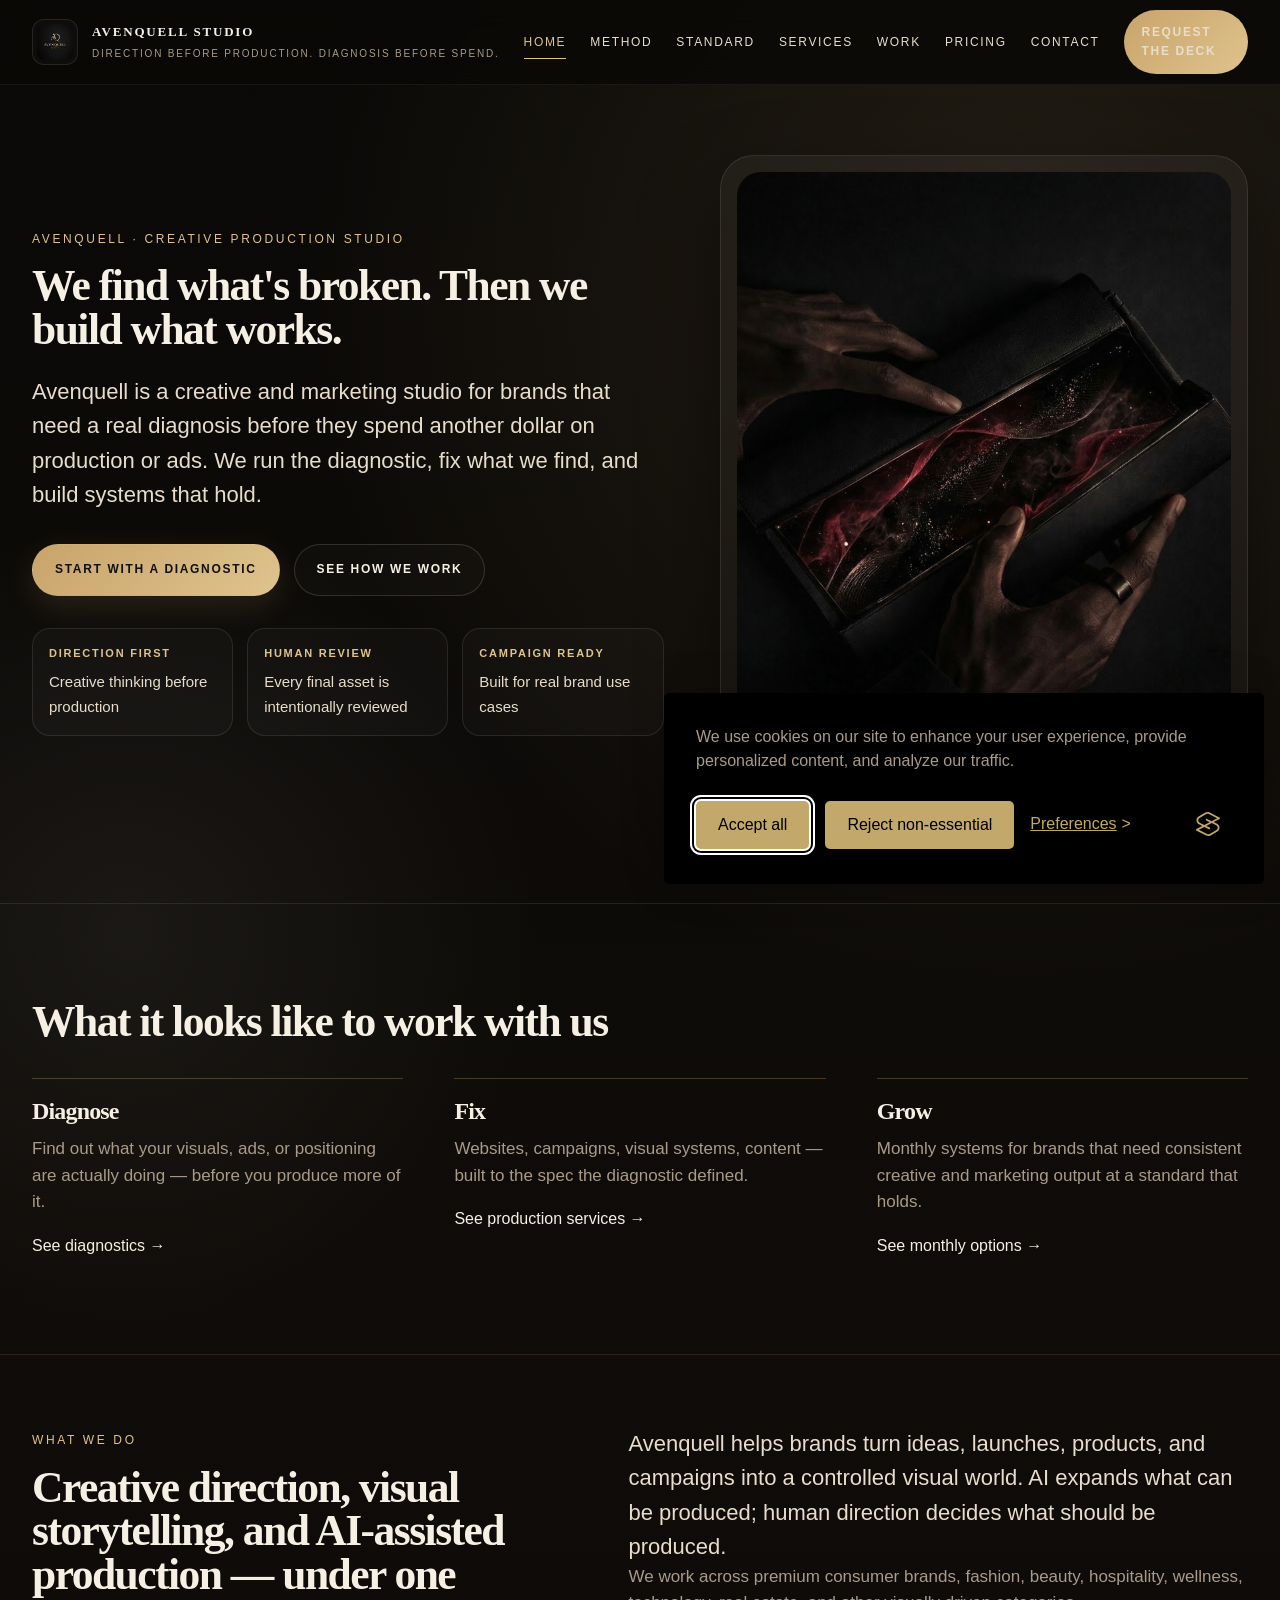
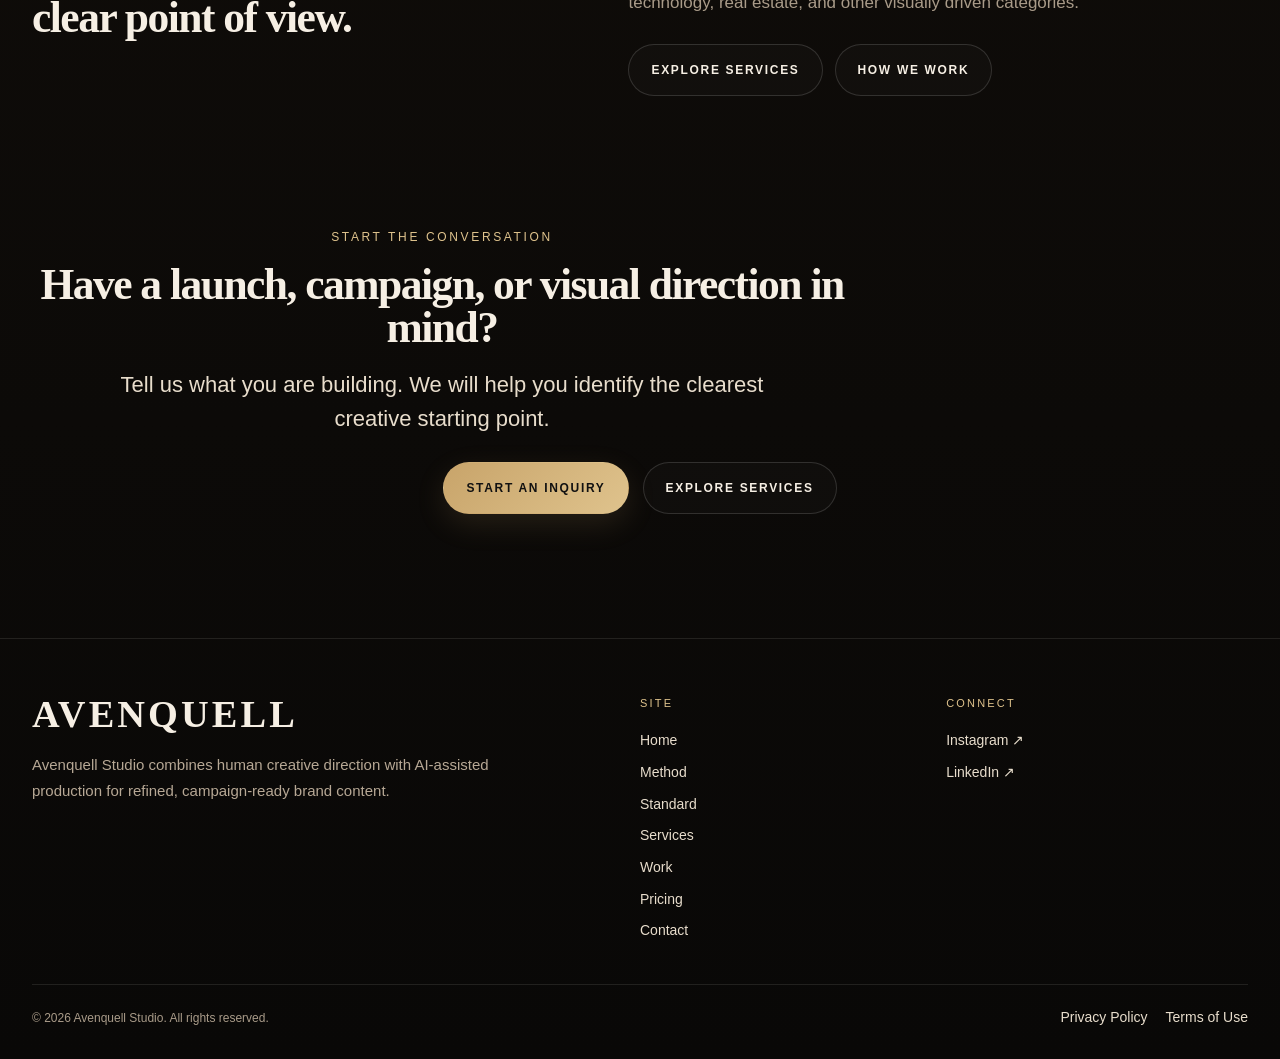
<file: index.html>
<!DOCTYPE html>
<html lang="en">
<head>
  <meta charset="UTF-8" />
  <meta name="viewport" content="width=device-width, initial-scale=1.0" />

  <title>Avenquell Studio — Direction-First Creative Production for Modern Brands</title>

  <!-- COOKIE BANNER -->
  <link rel="stylesheet" href="/cookie-banner/silktide-consent-manager.css">
  <script src="/cookie-banner/silktide-consent-manager.js"></script>
  <script>
    silktideCookieBannerManager.updateCookieBanner({
      showBackground: false,
      position: "bottom-right",
      cookieIcon: { show: false }
    });
  </script>

  <!-- GOOGLE ANALYTICS -->
  <script async src="https://www.googletagmanager.com/gtag/js?id=G-EELCSC67F0"></script>
  <script>
    window.dataLayer = window.dataLayer || [];
    function gtag(){dataLayer.push(arguments);}
    gtag('js', new Date());
    gtag('config', 'G-EELCSC67F0');
  </script>

  <meta name="description" content="Avenquell Studio is a direction-first creative production studio combining human creative direction with AI-assisted production for refined, campaign-ready brand content." />
  <meta name="keywords" content="creative production studio, creative direction, AI-assisted production, campaign-ready brand content, visual storytelling, premium brand content" />
  <meta name="author" content="Avenquell Studio" />
  <meta name="robots" content="index, follow, max-image-preview:large" />
  <link rel="canonical" href="https://avenquell.com/" />

  <link rel="icon" type="image/x-icon" href="/assets/favicon-black.ico">
  <link rel="icon" type="image/png" sizes="32x32" href="/assets/favicon-black-32.png">
  <link rel="icon" type="image/png" sizes="16x16" href="/assets/favicon-black-16.png">
  <link rel="apple-touch-icon" sizes="180x180" href="/assets/apple-touch-black.png">

  <meta property="og:title" content="Avenquell Studio — Direction-First Creative Production" />
  <meta property="og:description" content="Brand-controlled creative production systems for launches, campaigns, and monthly content needs." />
  <meta property="og:type" content="website" />
  <meta property="og:url" content="https://avenquell.com/" />
  <meta property="og:image" content="https://avenquell.com/assets/avenquell-hero-v2.png" />
  <meta property="og:site_name" content="Avenquell Studio" />

  <meta name="twitter:card" content="summary_large_image" />
  <meta name="twitter:title" content="Avenquell Studio — Direction-First Creative Production" />
  <meta name="twitter:description" content="Brand-controlled creative production systems for launches, campaigns, and monthly content needs." />
  <meta name="twitter:image" content="https://avenquell.com/assets/avenquell-hero-v2.png" />
  <meta name="theme-color" content="#0b0a08" />

 <script type="application/ld+json">
{
  "@context": "https://schema.org",
  "@graph": [
    {
      "@type": "Organization",
      "@id": "https://avenquell.com/#organization",
      "name": "Avenquell Studio",
      "url": "https://avenquell.com/",
      "logo": {
        "@type": "ImageObject",
        "url": "https://avenquell.com/assets/logo.png"
      },
      "image": "https://avenquell.com/assets/avenquell-hero-v2.png",
      "description": "Avenquell Studio is a direction-first creative production studio combining human creative direction with AI-assisted production for refined, campaign-ready brand content.",
      "email": "studio@avenquell.com",
      "sameAs": [
        "https://www.linkedin.com/company/avenquell-studio/",
        "https://www.instagram.com/avenquell.studio/"
      ],
      "knowsAbout": [
        "Creative direction",
        "AI-assisted creative production",
        "Visual storytelling",
        "Campaign-ready content",
        "Brand-controlled visual production"
      ]
    },
    {
      "@type": "WebSite",
      "@id": "https://avenquell.com/#website",
      "url": "https://avenquell.com/",
      "name": "Avenquell Studio",
      "publisher": {
        "@id": "https://avenquell.com/#organization"
      },
      "inLanguage": "en-US"
    },
    {
      "@type": "ProfessionalService",
      "@id": "https://avenquell.com/#professional-service",
      "name": "Avenquell Studio",
      "url": "https://avenquell.com/",
      "image": "https://avenquell.com/assets/avenquell-hero-v2.png",
      "description": "Direction-first creative production for modern brands, combining creative direction, human review, and AI-assisted production.",
      "email": "studio@avenquell.com",
      "provider": {
        "@id": "https://avenquell.com/#organization"
      },
      "areaServed": {
        "@type": "Place",
        "name": "Worldwide"
      },
      "serviceType": [
        "Creative direction",
        "AI-assisted creative production",
        "Campaign visual production",
        "Brand content systems"
      ]
    }
  ]
}
</script>

  <link rel="stylesheet" href="/style.css">

  <style>
    /* Work dropdown navigation */
    .nav-item-dropdown {
      position: relative;
      display: inline-flex;
      align-items: center;
    }

    .nav-dropdown-toggle {
      display: inline-flex;
      align-items: center;
      gap: 0;
    }

    .nav-dropdown-toggle::after {
      content: "";
    }

    .nav-dropdown-menu {
      position: absolute;
      top: 100%;
      left: 50%;
      transform: translateX(-50%);
      min-width: 230px;
      padding: 18px 10px 10px;
      border: 1px solid rgba(184, 135, 93, 0.25);
      background: rgba(255, 252, 247, 0.98);
      box-shadow: 0 18px 45px rgba(15, 12, 9, 0.12);
      opacity: 0;
      visibility: hidden;
      pointer-events: none;
      z-index: 1000;
    }


    .nav-dropdown-menu::before {
      content: "";
      position: absolute;
      left: 0;
      right: 0;
      top: -14px;
      height: 14px;
    }

    .nav-item-dropdown:hover .nav-dropdown-menu,
    .nav-item-dropdown:focus-within .nav-dropdown-menu {
      opacity: 1;
      visibility: visible;
      pointer-events: auto;
    }

    .nav-dropdown-menu a {
      display: block;
      padding: 10px 12px;
      text-decoration: none;
      white-space: nowrap;
    }

    .nav-dropdown-menu a:hover {
      background: rgba(184, 135, 93, 0.08);
    }

    .nav-dropdown-label {
      display: block;
      font-size: 10px;
      letter-spacing: 0.18em;
      text-transform: uppercase;
      color: #B8875D;
      margin-bottom: 2px;
    }

    .nav-dropdown-title {
      display: block;
    }

    @media (max-width: 860px) {
      .nav-item-dropdown {
        display: block;
      }

      .nav-dropdown-toggle::after {
        content: "";
      }

      .nav-dropdown-menu {
        position: static;
        transform: none;
        min-width: 0;
        padding: 0 0 0 14px;
        border: 0;
        background: transparent;
        box-shadow: none;
        opacity: 1;
        visibility: visible;
        pointer-events: auto;
      }


      .nav-dropdown-menu::before {
        display: none;
      }

      .nav-dropdown-menu a {
        padding: 8px 0;
      }
    }

    /* Clean Home — intentionally brief. Detailed content lives on inner pages. */
    .home-intro-grid {
      display: grid;
      grid-template-columns: 0.9fr 1.1fr;
      gap: clamp(36px, 7vw, 96px);
      align-items: start;
    }

    .home-intro-copy {
      max-width: 760px;
    }

    .home-intro-links {
      display: flex;
      flex-wrap: wrap;
      gap: 12px;
      margin-top: 28px;
    }

    .about-studio-section {
      border-top: 1px solid rgba(184, 135, 93, 0.16);
      border-bottom: 1px solid rgba(184, 135, 93, 0.16);
    }

    .about-studio-grid {
      display: grid;
      grid-template-columns: 0.92fr 1.08fr;
      gap: clamp(40px, 8vw, 110px);
      align-items: start;
    }

    .about-studio-copy {
      max-width: 760px;
    }

    .founders-list {
      display: grid;
      grid-template-columns: repeat(2, minmax(0, 1fr));
      gap: 18px;
      margin-top: 30px;
    }

    .founder-card {
      padding-top: 18px;
      border-top: 1px solid rgba(184, 135, 93, 0.35);
    }

    .founder-card h3 {
      margin: 0 0 5px;
    }

    .founder-role {
      margin: 0;
      font-size: 12px;
      letter-spacing: 0.14em;
      text-transform: uppercase;
      color: #B8875D;
    }

    .founder-photo-grid {
      display: grid;
      grid-template-columns: repeat(2, minmax(0, 1fr));
      gap: 14px;
    }

    .founder-photo-slot {
      aspect-ratio: 4 / 5;
      overflow: hidden;
      background:
        linear-gradient(145deg, rgba(184, 135, 93, 0.11), rgba(255, 252, 247, 0.35)),
        #efe9e1;
      border: 1px solid rgba(184, 135, 93, 0.18);
      position: relative;
    }

    .founder-photo-slot::after {
      content: "Add founder portrait";
      position: absolute;
      left: 18px;
      bottom: 16px;
      font-size: 10px;
      letter-spacing: 0.16em;
      text-transform: uppercase;
      color: rgba(35, 29, 24, 0.45);
    }

    .founder-photo-slot img {
      width: 100%;
      height: 100%;
      object-fit: cover;
      display: block;
    }

    .home-work-section .concept-study-feature {
      margin-top: 34px;
    }

    .home-closing {
      text-align: center;
    }

    .home-closing .lead {
      max-width: 720px;
      margin-left: auto;
      margin-right: auto;
    }

    .home-closing .section-actions {
      justify-content: center;
    }

    @media (max-width: 860px) {
      .home-intro-grid,
      .about-studio-grid {
        grid-template-columns: 1fr;
      }

      .founder-photo-grid {
        max-width: 620px;
      }

      /* Mobile footer: navigation is already available in the mobile menu. */
      .footer-site-column {
        display: none;
      }
    }

    @media (max-width: 560px) {
      .founders-list,
      .founder-photo-grid {
        grid-template-columns: 1fr;
      }

      .founder-photo-slot {
        aspect-ratio: 5 / 6;
      }
    }

    /* Home: Diagnose / Fix / Grow steps */
    .home-steps-section {
      border-top: 1px solid rgba(184, 135, 93, 0.16);
      border-bottom: 1px solid rgba(184, 135, 93, 0.16);
    }

    .home-steps-header {
      max-width: 760px;
      margin-bottom: 34px;
    }

    .home-steps-grid {
      display: grid;
      grid-template-columns: repeat(3, minmax(0, 1fr));
      gap: clamp(24px, 4vw, 54px);
    }

    .home-step-card {
      padding-top: 20px;
      border-top: 1px solid rgba(184, 135, 93, 0.35);
    }

    .home-step-card h3 {
      margin: 0 0 12px;
    }

    .home-step-card p {
      margin: 0 0 18px;
    }

    .home-step-link {
      display: inline-block;
      text-decoration: none;
    }

    @media (max-width: 860px) {
      .home-steps-grid {
        grid-template-columns: 1fr;
      }
    }

  </style>
</head>

<body>
  <header class="site-header">
    <div class="container nav">
      <a href="/" class="brand">
        <img class="brand-mark" src="/assets/logo.png" alt="Avenquell Studio logo" />
        <div class="brand-copy">
          <span class="brand-title">Avenquell Studio</span>
          <span class="brand-subtitle">Direction before production. Diagnosis before spend.</span>
        </div>
      </a>

      <nav class="nav-links-desktop">
        <a href="/" class="active">Home</a>
        <a href="/method/">Method</a>
        <a href="/standard/">Standard</a>
        <a href="/services/">Services</a>
        <div class="nav-item-dropdown">
          <a href="/work/" class="nav-dropdown-toggle">Work</a>
          <div class="nav-dropdown-menu">
            <a href="/work/">
              <span class="nav-dropdown-label">Overview</span>
              <span class="nav-dropdown-title">All Work / Concept Studies</span>
            </a>
            <a href="/work/cs01/">
              <span class="nav-dropdown-label">Case Study 01</span>
              <span class="nav-dropdown-title">Premium Home Fragrance Launch</span>
            </a>
          </div>
        </div>
        <a href="/pricing/">Pricing</a>
        <a href="/contact/">Contact</a>
        <a class="nav-cta" href="/contact/">Request the Deck</a>
      </nav>

      <div class="mobile-menu-wrap">
        <button class="menu-button" id="menuButton" aria-label="Toggle navigation" aria-expanded="false" aria-controls="navMenu" type="button">
          <span>Menu</span>
          <span class="menu-icon" aria-hidden="true">
            <span></span><span></span><span></span>
          </span>
        </button>

        <div class="nav-menu" id="navMenu">
          <nav class="nav-links-mobile">
            <a href="/" class="active">Home</a>
            <a href="/method/">Method</a>
            <a href="/standard/">Standard</a>
            <a href="/services/">Services</a>
            <div class="nav-item-dropdown">
              <a href="/work/" class="nav-dropdown-toggle">Work</a>
              <div class="nav-dropdown-menu">
                <a href="/work/">
                  <span class="nav-dropdown-label">Overview</span>
                  <span class="nav-dropdown-title">All Work / Concept Studies</span>
                </a>
                <a href="/work/cs01/">
                  <span class="nav-dropdown-label">Case Study 01</span>
                  <span class="nav-dropdown-title">Premium Home Fragrance Launch</span>
                </a>
              </div>
            </div>
            <a href="/pricing/">Pricing</a>
            <a href="/contact/">Contact</a>
            <a href="/contact/">Request the Deck</a>
          </nav>
        </div>
      </div>
    </div>
  </header>

  <main>

    <!-- ═══════════════════════════
         01 · HERO
    ════════════════════════════ -->
    <section id="hero" class="hero">
      <div class="container hero-grid">
        <div class="hero-copy">
          <span class="eyebrow">Avenquell · Creative Production Studio</span>

          <h1>We find what's broken. Then we build what works.</h1>

          <p class="lead">
            Avenquell is a creative and marketing studio for brands that need a real diagnosis before they spend another dollar on production or ads. We run the diagnostic, fix what we find, and build systems that hold.
          </p>

          <div class="hero-actions">
            <a class="btn btn-primary" href="/services/#diagnose">Start with a diagnostic</a>
            <a class="btn btn-secondary" href="/method/">See how we work</a>
          </div>

          <div class="trust-strip">
            <div class="trust-item">
              <strong>Direction First</strong>
              <span>Creative thinking before production</span>
            </div>
            <div class="trust-item">
              <strong>Human Review</strong>
              <span>Every final asset is intentionally reviewed</span>
            </div>
            <div class="trust-item">
              <strong>Campaign Ready</strong>
              <span>Built for real brand use cases</span>
            </div>
          </div>
        </div>

        <div class="hero-visual-shell">
          <div class="hero-visual">
            <img src="/assets/avenquell-hero.png" alt="Premium campaign-ready visual direction by Avenquell Studio" />
          </div>
        </div>
      </div>
    </section>

    <!-- ═══════════════════════════
         02 · DIAGNOSE / FIX / GROW
    ════════════════════════════ -->
    <section id="how-we-work" class="section home-steps-section">
      <div class="container">
        <div class="home-steps-header">
          <h2>What it looks like to work with us</h2>
        </div>

        <div class="home-steps-grid">
          <article class="home-step-card">
            <h3>Diagnose</h3>
            <p>Find out what your visuals, ads, or positioning are actually doing — before you produce more of it.</p>
            <a class="home-step-link" href="/services/#diagnose">See diagnostics →</a>
          </article>

          <article class="home-step-card">
            <h3>Fix</h3>
            <p>Websites, campaigns, visual systems, content — built to the spec the diagnostic defined.</p>
            <a class="home-step-link" href="/services/#fix">See production services →</a>
          </article>

          <article class="home-step-card">
            <h3>Grow</h3>
            <p>Monthly systems for brands that need consistent creative and marketing output at a standard that holds.</p>
            <a class="home-step-link" href="/services/#grow">See monthly options →</a>
          </article>
        </div>
      </div>
    </section>

    <!-- ═══════════════════════════
         03 · SHORT INTRO
         Detailed service/method content belongs on the inner pages.
    ════════════════════════════ -->
    <section id="what-we-do" class="section what-section">
      <div class="container home-intro-grid">
        <div>
          <span class="eyebrow">What We Do</span>
          <h2>Creative direction, visual storytelling, and AI-assisted production — under one clear point of view.</h2>
        </div>

        <div class="home-intro-copy">
          <p class="lead">
            Avenquell helps brands turn ideas, launches, products, and campaigns into a controlled visual world.
            AI expands what can be produced; human direction decides what should be produced.
          </p>

          <p>
            We work across premium consumer brands, fashion, beauty, hospitality, wellness, technology,
            real estate, and other visually driven categories.
          </p>

          <div class="home-intro-links">
            <a class="btn btn-secondary" href="/services/">Explore Services</a>
            <a class="btn btn-secondary" href="/method/">How We Work</a>
          </div>
        </div>
      </div>
    </section>



    <!-- ═══════════════════════════
         04 · FINAL CTA
    ════════════════════════════ -->
    <section id="contact-preview" class="section contact-preview-section home-closing">
      <div class="container">
        <div class="section-header">
          <span class="eyebrow">Start the Conversation</span>
          <h2>Have a launch, campaign, or visual direction in mind?</h2>
          <p class="lead">
            Tell us what you are building. We will help you identify the clearest creative starting point.
          </p>
        </div>

        <div class="section-actions">
          <a class="btn btn-primary" href="/contact/">Start an Inquiry</a>
          <a class="btn btn-secondary" href="/services/">Explore Services</a>
        </div>
      </div>
    </section>

  </main>

  <footer class="footer">
    <div class="container footer-grid">
      <div class="footer-brand-block">
        <h2 class="footer-logo-text">AVENQUELL</h2>
        <p class="footer-positioning">
          Avenquell Studio combines human creative direction with AI-assisted production for refined, campaign-ready brand content.
        </p>
      </div>

      <div class="footer-column footer-site-column">
        <span class="footer-heading">Site</span>
        <a href="/">Home</a>
        <a href="/method/">Method</a>
        <a href="/standard/">Standard</a>
        <a href="/services/">Services</a>
        <a href="/work/">Work</a>
        <a href="/pricing/">Pricing</a>
        <a href="/contact/">Contact</a>
      </div>

      <div class="footer-column">
        <span class="footer-heading">Connect</span>
        <a href="https://www.instagram.com/avenquell.studio/" target="_blank" rel="noopener noreferrer">Instagram ↗</a>
        <a href="https://www.linkedin.com/company/avenquell-studio/" target="_blank" rel="noopener noreferrer">LinkedIn ↗</a>
      </div>
    </div>

    <div class="container footer-bottom">
      <p>© 2026 Avenquell Studio. All rights reserved.</p>
      <div class="footer-legal">
        <a href="/privacy.html">Privacy Policy</a>
        <a href="/terms.html">Terms of Use</a>
      </div>
    </div>
  </footer>

  <script>
    const menuButton = document.getElementById('menuButton');
    const navMenu = document.getElementById('navMenu');
    const mobileLinks = navMenu.querySelectorAll('a');

    function closeMenu() {
      navMenu.classList.remove('open');
      menuButton.classList.remove('active');
      menuButton.setAttribute('aria-expanded', 'false');
    }

    function openMenu() {
      navMenu.classList.add('open');
      menuButton.classList.add('active');
      menuButton.setAttribute('aria-expanded', 'true');
    }

    menuButton.addEventListener('click', function () {
      navMenu.classList.contains('open') ? closeMenu() : openMenu();
    });

    mobileLinks.forEach(function (link) {
      link.addEventListener('click', closeMenu);
    });

    document.addEventListener('click', function (event) {
      if (!navMenu.contains(event.target) && !menuButton.contains(event.target)) closeMenu();
    });

    document.addEventListener('keydown', function (event) {
      if (event.key === 'Escape') closeMenu();
    });

    window.addEventListener('resize', function () {
      if (window.innerWidth > 860) closeMenu();
    });
  </script>
</body>
</html>
</file>
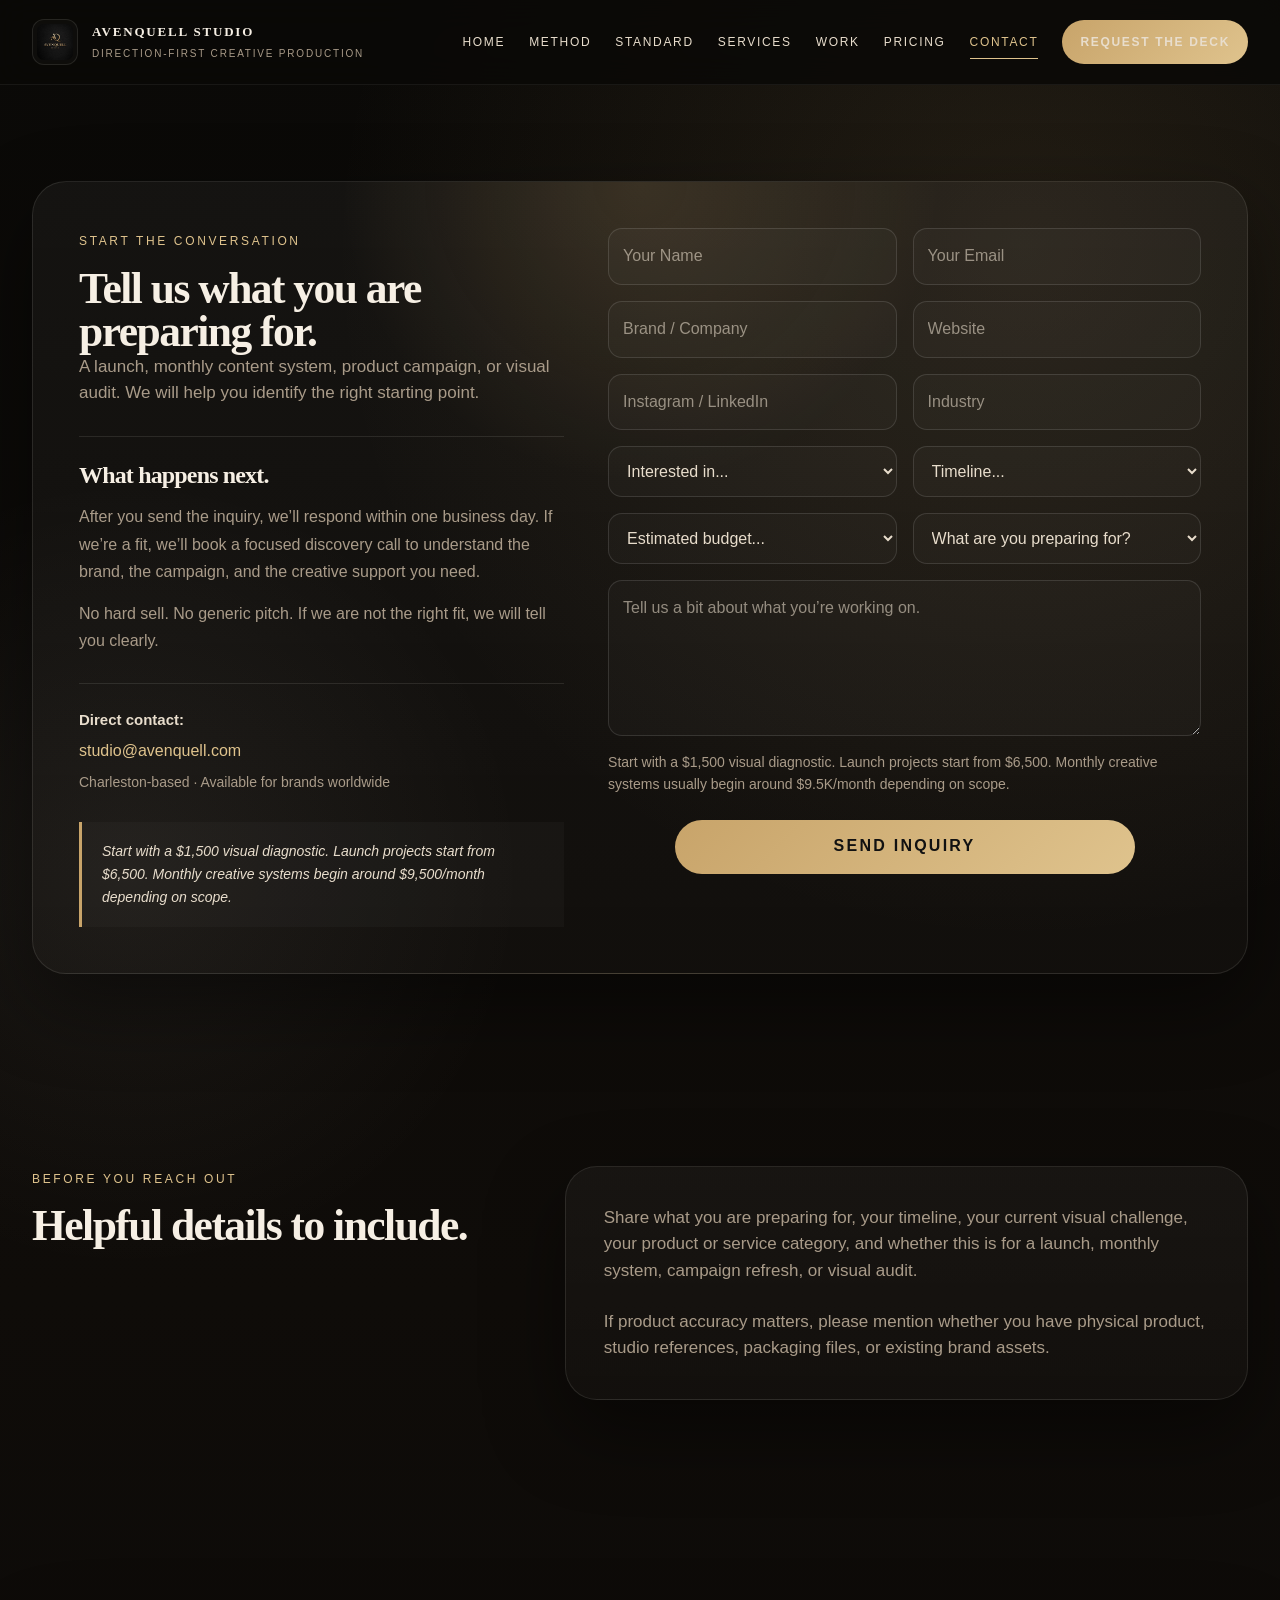
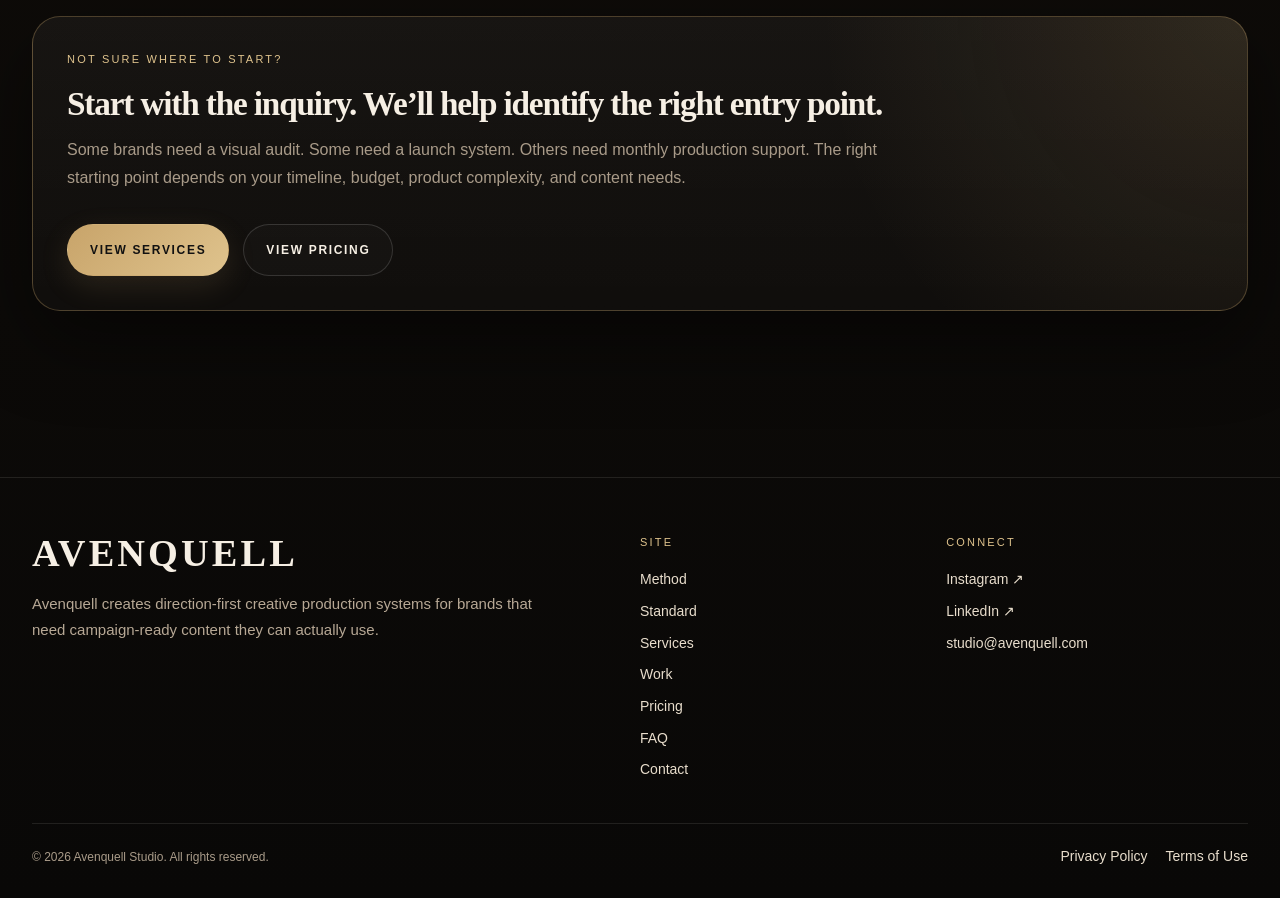
<file: contact/index.html>
<!DOCTYPE html>
<html lang="en">
<head>
  <meta charset="UTF-8" />
  <meta name="viewport" content="width=device-width, initial-scale=1.0" />

  <title>Contact | Avenquell Studio</title>
  <meta 
    name="description" 
    content="Contact Avenquell Studio to inquire about visual audits, launch creative packages, monthly creative content systems, and direction-first creative production." 
  />

  <link rel="icon" type="image/x-icon" href="/assets/favicon-black.ico">
  <link rel="icon" type="image/png" sizes="32x32" href="/assets/favicon-black-32.png">
  <link rel="icon" type="image/png" sizes="16x16" href="/assets/favicon-black-16.png">
  <link rel="apple-touch-icon" sizes="180x180" href="/assets/apple-touch-black.png">

  <meta property="og:title" content="Contact | Avenquell Studio" />
  <meta property="og:description" content="Start the conversation with Avenquell Studio. Tell us what you are preparing for." />
  <meta property="og:type" content="website" />
  <meta property="og:url" content="https://avenquell.com/contact/" />
  <meta property="og:image" content="https://avenquell.com/assets/avenquell-hero-v2.png" />
  <meta property="og:site_name" content="Avenquell Studio" />

  <meta name="twitter:card" content="summary_large_image" />
  <meta name="twitter:title" content="Contact | Avenquell Studio" />
  <meta name="twitter:description" content="Start the conversation with Avenquell Studio." />
  <meta name="twitter:image" content="https://avenquell.com/assets/avenquell-hero-v2.png" />

  <link rel="canonical" href="https://avenquell.com/contact/" />
  <link rel="stylesheet" href="/style.css">

  <style>
    /* Work dropdown navigation */
    .nav-item-dropdown {
      position: relative;
      display: inline-flex;
      align-items: center;
    }

    .nav-dropdown-toggle {
      display: inline-flex;
      align-items: center;
      gap: 0;
    }

    .nav-dropdown-toggle::after {
      content: "";
    }

    .nav-dropdown-menu {
      position: absolute;
      top: 100%;
      left: 50%;
      transform: translateX(-50%);
      min-width: 230px;
      padding: 18px 10px 10px;
      border: 1px solid rgba(184, 135, 93, 0.25);
      background: rgba(255, 252, 247, 0.98);
      box-shadow: 0 18px 45px rgba(15, 12, 9, 0.12);
      opacity: 0;
      visibility: hidden;
      pointer-events: none;
      z-index: 1000;
    }

    .nav-dropdown-menu::before {
      content: "";
      position: absolute;
      left: 0;
      right: 0;
      top: -14px;
      height: 14px;
    }

    .nav-item-dropdown:hover .nav-dropdown-menu,
    .nav-item-dropdown:focus-within .nav-dropdown-menu {
      opacity: 1;
      visibility: visible;
      pointer-events: auto;
    }

    .nav-dropdown-menu a {
      display: block;
      padding: 10px 12px;
      text-decoration: none;
      white-space: nowrap;
    }

    .nav-dropdown-menu a:hover {
      background: rgba(184, 135, 93, 0.08);
    }

    .nav-dropdown-label {
      display: block;
      font-size: 10px;
      letter-spacing: 0.18em;
      text-transform: uppercase;
      color: #B8875D;
      margin-bottom: 2px;
    }

    .nav-dropdown-title {
      display: block;
    }

    @media (max-width: 860px) {
      .nav-item-dropdown {
        display: block;
      }

      .nav-dropdown-menu {
        position: static;
        transform: none;
        min-width: 0;
        padding: 0 0 0 14px;
        border: 0;
        background: transparent;
        box-shadow: none;
        opacity: 1;
        visibility: visible;
        pointer-events: auto;
      }

      .nav-dropdown-menu::before {
        display: none;
      }

      .nav-dropdown-menu a {
        padding: 8px 0;
      }
    }
  </style>
</head>

<body>
  <header class="site-header">
    <div class="container nav">
      <a href="/" class="brand">
        <img class="brand-mark" src="/assets/logo.png" alt="Avenquell Studio logo" />
        <div class="brand-copy">
          <span class="brand-title">Avenquell Studio</span>
          <span class="brand-subtitle">Direction-First Creative Production</span>
        </div>
      </a>

      <nav class="nav-links-desktop">
        <a href="/">Home</a>
        <a href="/method/">Method</a>
        <a href="/standard/">Standard</a>
        <a href="/services/">Services</a>
        <div class="nav-item-dropdown">
          <a href="/work/" class="nav-dropdown-toggle">Work</a>
          <div class="nav-dropdown-menu">
            <a href="/work/">
              <span class="nav-dropdown-label">Overview</span>
              <span class="nav-dropdown-title">All Work / Concept Studies</span>
            </a>
            <a href="/work/cs01/">
              <span class="nav-dropdown-label">Case Study 01</span>
              <span class="nav-dropdown-title">Premium Home Fragrance Launch</span>
            </a>
          </div>
        </div>
        <a href="/pricing/">Pricing</a>
        <a href="/contact/" class="active">Contact</a>
        <a class="nav-cta" href="/contact/">Request the Deck</a>
      </nav>

      <div class="mobile-menu-wrap">
        <button class="menu-button" id="menuButton" aria-label="Toggle navigation" aria-expanded="false" aria-controls="navMenu" type="button">
          <span>Menu</span>
          <span class="menu-icon" aria-hidden="true">
            <span></span><span></span><span></span>
          </span>
        </button>

        <div class="nav-menu" id="navMenu">
          <nav class="nav-links-mobile">
            <a href="/">Home</a>
            <a href="/method/">Method</a>
            <a href="/standard/">Standard</a>
            <a href="/services/">Services</a>
            <div class="nav-item-dropdown">
              <a href="/work/" class="nav-dropdown-toggle">Work</a>
              <div class="nav-dropdown-menu">
                <a href="/work/">
                  <span class="nav-dropdown-label">Overview</span>
                  <span class="nav-dropdown-title">All Work / Concept Studies</span>
                </a>
                <a href="/work/cs01/">
                  <span class="nav-dropdown-label">Case Study 01</span>
                  <span class="nav-dropdown-title">Premium Home Fragrance Launch</span>
                </a>
              </div>
            </div>
            <a href="/pricing/">Pricing</a>
            <a href="/contact/" class="active">Contact</a>
            <a href="/contact/">Request the Deck</a>
          </nav>
        </div>
      </div>
    </div>
  </header>

  <main>
    <section class="section contact-section">
      <div class="container">
        <div class="contact-box">
          <div class="contact-grid">
            <div class="contact-info">
              <span class="eyebrow">Start the Conversation</span>
              <h1>Tell us what you are preparing for.</h1>

              <p class="contact-copy">
                A launch, monthly content system, product campaign, or visual audit.
                We will help you identify the right starting point.
              </p>

              <div class="next-steps">
                <h3>What happens next.</h3>
                <p>
                  After you send the inquiry, we’ll respond within one business day.
                  If we’re a fit, we’ll book a focused discovery call to understand the brand,
                  the campaign, and the creative support you need.
                </p>
                <p>
                  No hard sell. No generic pitch. If we are not the right fit, we will tell you clearly.
                </p>
              </div>

              <div class="contact-direct">
                <p><strong>Direct contact:</strong></p>
                <a href="mailto:studio@avenquell.com">studio@avenquell.com</a>
                <span>Charleston-based · Available for brands worldwide</span>
              </div>

              <div class="contact-note">
                Start with a $1,500 visual diagnostic. Launch projects start from $6,500.
                Monthly creative systems begin around $9,500/month depending on scope.
              </div>
            </div>

            <form class="contact-form" action="https://formspree.io/f/maqpgeyk" method="POST">
              <input type="text" name="name" placeholder="Your Name" required />
              <input type="email" name="email" placeholder="Your Email" required />
              <input type="text" name="brand" placeholder="Brand / Company" required />
              <input type="url" name="website" placeholder="Website" />
              <input type="text" name="social" placeholder="Instagram / LinkedIn" />
              <input type="text" name="industry" placeholder="Industry" />

              <select name="interest" required>
                <option value="">Interested in...</option>
                <option>Premium Visual Audit</option>
                <option>Launch Creative Package</option>
                <option>Monthly Creative Content System</option>
                <option>Not sure yet</option>
              </select>

              <select name="timeline" required>
                <option value="">Timeline...</option>
                <option>ASAP</option>
                <option>2-4 weeks</option>
                <option>1-3 months</option>
                <option>3+ months</option>
                <option>Not sure</option>
              </select>

              <select name="budget" required>
                <option value="">Estimated budget...</option>
                <option>Under $5K</option>
                <option>$5K-$10K</option>
                <option>$10K-$20K</option>
                <option>$20K+</option>
                <option>Not sure</option>
              </select>

              <select name="preparing_for" required>
                <option value="">What are you preparing for?</option>
                <option>Launch</option>
                <option>Monthly content</option>
                <option>Product campaign</option>
                <option>Brand refresh</option>
                <option>Other</option>
              </select>

              <textarea name="message" placeholder="Tell us a bit about what you’re working on." rows="5" required></textarea>

              <p class="small full">
                Start with a $1,500 visual diagnostic. Launch projects start from $6,500.
                Monthly creative systems usually begin around $9.5K/month depending on scope.
              </p>

              <button type="submit">Send Inquiry</button>
            </form>
          </div>

          <p id="form-success">Thank you — we’ll be in touch shortly ✨</p>
        </div>
      </div>
    </section>

    <section class="section">
      <div class="container split">
        <div>
          <span class="eyebrow">Before You Reach Out</span>
          <h2>Helpful details to include.</h2>
        </div>

        <div class="panel">
          <p>
            Share what you are preparing for, your timeline, your current visual challenge,
            your product or service category, and whether this is for a launch, monthly system,
            campaign refresh, or visual audit.
          </p>
          <br />
          <p>
            If product accuracy matters, please mention whether you have physical product,
            studio references, packaging files, or existing brand assets.
          </p>
        </div>
      </div>
    </section>

    <section class="section">
      <div class="container">
        <div class="case-study-block case-study-dark">
          <span class="case-number">Not sure where to start?</span>
          <h3>Start with the inquiry. We’ll help identify the right entry point.</h3>
          <p>
            Some brands need a visual audit. Some need a launch system. Others need monthly production support.
            The right starting point depends on your timeline, budget, product complexity, and content needs.
          </p>

          <div class="section-actions">
            <a class="btn btn-primary" href="/services/">View Services</a>
            <a class="btn btn-secondary" href="/pricing/">View Pricing</a>
          </div>
        </div>
      </div>
    </section>
  </main>

  <footer class="footer">
    <div class="container footer-grid">
      <div class="footer-brand-block">
        <h2 class="footer-logo-text">AVENQUELL</h2>
        <p class="footer-positioning">
          Avenquell creates direction-first creative production systems for brands that need campaign-ready content they can actually use.
        </p>
      </div>

      <div class="footer-column">
        <span class="footer-heading">Site</span>
        <a href="/method/">Method</a>
        <a href="/standard/">Standard</a>
        <a href="/services/">Services</a>
        <a href="/work/">Work</a>
        <a href="/pricing/">Pricing</a>
        <a href="/#faq">FAQ</a>
        <a href="/contact/">Contact</a>
      </div>

      <div class="footer-column">
        <span class="footer-heading">Connect</span>
        <a href="https://www.instagram.com/avenquell.studio/" target="_blank" rel="noopener noreferrer">Instagram ↗</a>
        <a href="https://www.linkedin.com/company/avenquell-studio/" target="_blank" rel="noopener noreferrer">LinkedIn ↗</a>
        <a href="mailto:studio@avenquell.com">studio@avenquell.com</a>
      </div>
    </div>

    <div class="container footer-bottom">
      <p>© 2026 Avenquell Studio. All rights reserved.</p>
      <div class="footer-legal">
        <a href="/privacy.html">Privacy Policy</a>
        <a href="/terms.html">Terms of Use</a>
      </div>
    </div>
  </footer>

  <script>
    const menuButton = document.getElementById('menuButton');
    const navMenu = document.getElementById('navMenu');
    const mobileLinks = navMenu.querySelectorAll('a');

    function closeMenu() {
      navMenu.classList.remove('open');
      menuButton.classList.remove('active');
      menuButton.setAttribute('aria-expanded', 'false');
    }

    function openMenu() {
      navMenu.classList.add('open');
      menuButton.classList.add('active');
      menuButton.setAttribute('aria-expanded', 'true');
    }

    menuButton.addEventListener('click', function () {
      navMenu.classList.contains('open') ? closeMenu() : openMenu();
    });

    mobileLinks.forEach(function (link) {
      link.addEventListener('click', closeMenu);
    });

    document.addEventListener('click', function (event) {
      if (!navMenu.contains(event.target) && !menuButton.contains(event.target)) closeMenu();
    });

    document.addEventListener('keydown', function (event) {
      if (event.key === 'Escape') closeMenu();
    });

    window.addEventListener('resize', function () {
      if (window.innerWidth > 860) closeMenu();
    });

    const form = document.querySelector('.contact-form');
    const success = document.getElementById('form-success');

    if (form && success) {
      form.addEventListener('submit', async function(e) {
        e.preventDefault();

        const data = new FormData(form);

        try {
          const response = await fetch(form.action, {
            method: 'POST',
            body: data,
            headers: { 'Accept': 'application/json' }
          });

          if (response.ok) {
            form.reset();
            success.style.display = 'block';
          } else {
            alert('Something went wrong. Please try again.');
          }
        } catch (error) {
          alert('Something went wrong. Please try again.');
        }
      });
    }
  </script>
</body>
</html>
</file>
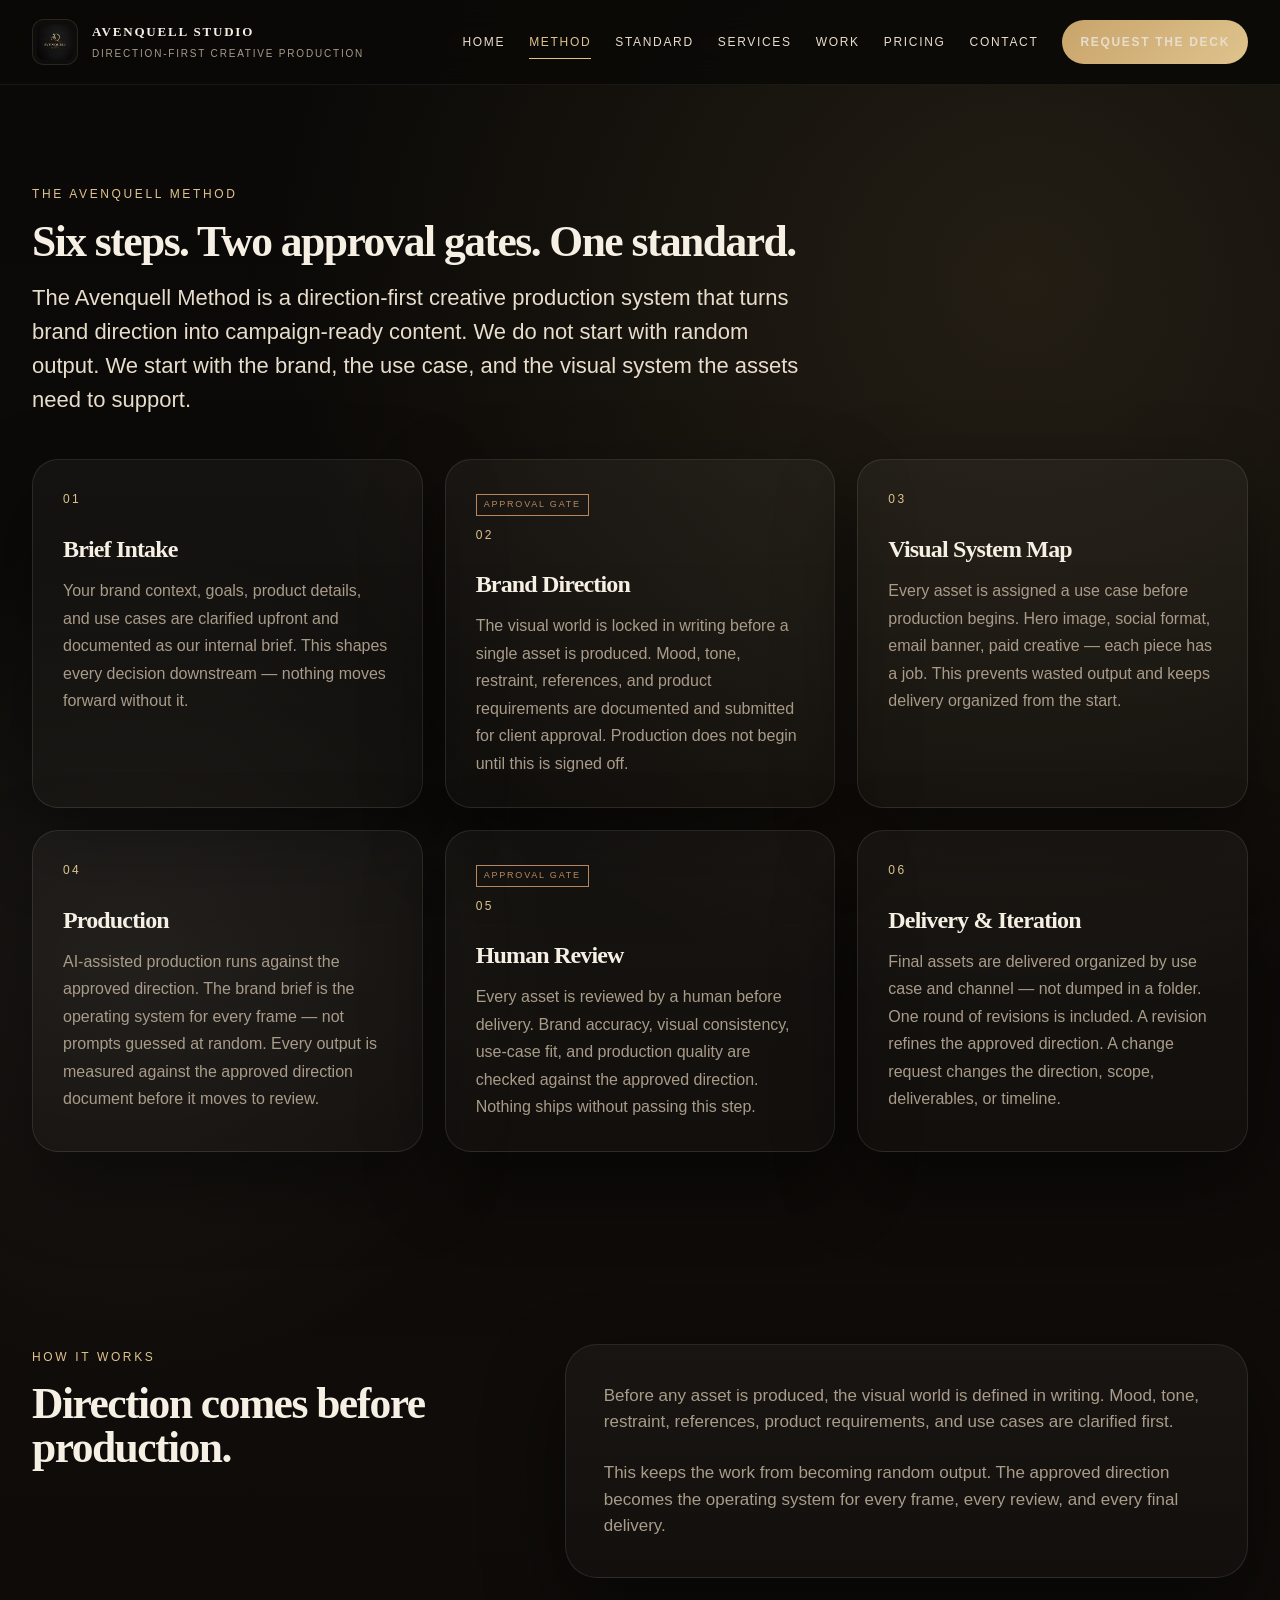
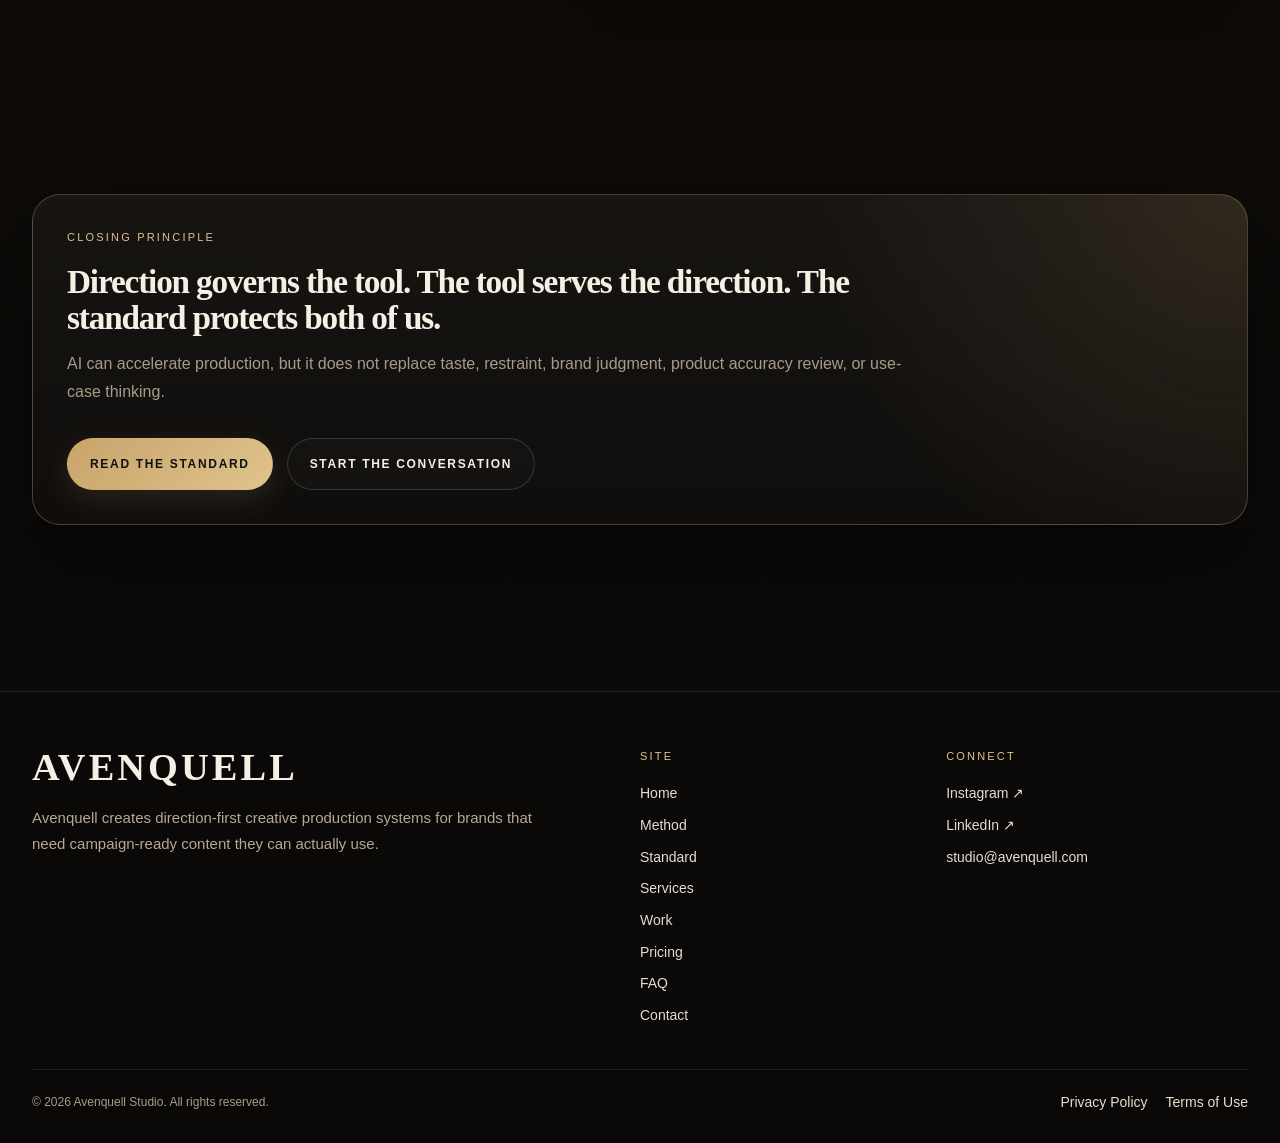
<file: method/index.html>
<!DOCTYPE html>
<html lang="en">
<head>
  <meta charset="UTF-8" />
  <meta name="viewport" content="width=device-width, initial-scale=1.0" />

  <title>The Avenquell Method | Avenquell Studio</title>
  <meta 
    name="description" 
    content="The Avenquell Method is a direction-first creative production system with six steps, two approval gates, and one standard." 
  />

  <link rel="icon" type="image/x-icon" href="/assets/favicon-black.ico">
  <link rel="icon" type="image/png" sizes="32x32" href="/assets/favicon-black-32.png">
  <link rel="icon" type="image/png" sizes="16x16" href="/assets/favicon-black-16.png">
  <link rel="apple-touch-icon" sizes="180x180" href="/assets/apple-touch-black.png">

  <meta property="og:title" content="The Avenquell Method | Avenquell Studio" />
  <meta property="og:description" content="Six steps. Two approval gates. One standard. A direction-first creative production system." />
  <meta property="og:type" content="website" />
  <meta property="og:url" content="https://avenquell.com/method/" />
  <meta property="og:image" content="https://avenquell.com/assets/avenquell-hero-v2.png" />
  <meta property="og:site_name" content="Avenquell Studio" />

  <meta name="twitter:card" content="summary_large_image" />
  <meta name="twitter:title" content="The Avenquell Method | Avenquell Studio" />
  <meta name="twitter:description" content="A direction-first creative production system for campaign-ready content." />
  <meta name="twitter:image" content="https://avenquell.com/assets/avenquell-hero-v2.png" />

  <link rel="canonical" href="https://avenquell.com/method/" />
  <link rel="stylesheet" href="/style.css">

  <style>
    /* ── GATE BADGE ── */
    .method-card {
      position: relative;
    }
    .method-card.is-gate {
      /* inherits your existing .method-card styles */
    }
    .gate-badge {
      display: inline-block;
      font-size: 9px;
      font-weight: 500;
      letter-spacing: .2em;
      text-transform: uppercase;
      border: 1px solid currentColor;
      padding: 2px 7px;
      line-height: 1.7;
      margin-bottom: 10px;
      color: #B8875D;
    }

    /* ── WORK DROPDOWN NAVIGATION ── */
    .nav-item-dropdown {
      position: relative;
      display: inline-flex;
      align-items: center;
    }

    .nav-dropdown-toggle {
      display: inline-flex;
      align-items: center;
      gap: 0;
    }

    .nav-dropdown-toggle::after {
      content: "";
    }

    .nav-dropdown-menu {
      position: absolute;
      top: 100%;
      left: 50%;
      transform: translateX(-50%);
      min-width: 230px;
      padding: 18px 10px 10px;
      border: 1px solid rgba(184, 135, 93, 0.25);
      background: rgba(255, 252, 247, 0.98);
      box-shadow: 0 18px 45px rgba(15, 12, 9, 0.12);
      opacity: 0;
      visibility: hidden;
      pointer-events: none;
      z-index: 1000;
    }

    .nav-dropdown-menu::before {
      content: "";
      position: absolute;
      left: 0;
      right: 0;
      top: -14px;
      height: 14px;
    }

    .nav-item-dropdown:hover .nav-dropdown-menu,
    .nav-item-dropdown:focus-within .nav-dropdown-menu {
      opacity: 1;
      visibility: visible;
      pointer-events: auto;
    }

    .nav-dropdown-menu a {
      display: block;
      padding: 10px 12px;
      text-decoration: none;
      white-space: nowrap;
    }

    .nav-dropdown-menu a:hover {
      background: rgba(184, 135, 93, 0.08);
    }

    .nav-dropdown-label {
      display: block;
      font-size: 10px;
      letter-spacing: 0.18em;
      text-transform: uppercase;
      color: #B8875D;
      margin-bottom: 2px;
    }

    .nav-dropdown-title {
      display: block;
    }

    @media (max-width: 860px) {
      .nav-item-dropdown {
        display: block;
      }

      .nav-dropdown-menu {
        position: static;
        transform: none;
        min-width: 0;
        padding: 0 0 0 14px;
        border: 0;
        background: transparent;
        box-shadow: none;
        opacity: 1;
        visibility: visible;
        pointer-events: auto;
      }

      .nav-dropdown-menu::before {
        display: none;
      }

      .nav-dropdown-menu a {
        padding: 8px 0;
      }
    }
  </style>
</head>

<body>
  <header class="site-header">
    <div class="container nav">
      <a href="/" class="brand">
        <img class="brand-mark" src="/assets/logo.png" alt="Avenquell Studio logo" />
        <div class="brand-copy">
          <span class="brand-title">Avenquell Studio</span>
          <span class="brand-subtitle">Direction-First Creative Production</span>
        </div>
      </a>

      <nav class="nav-links-desktop">
        <a href="/">Home</a>
        <a href="/method/" class="active">Method</a>
        <a href="/standard/">Standard</a>
        <a href="/services/">Services</a>
        <div class="nav-item-dropdown">
          <a href="/work/" class="nav-dropdown-toggle">Work</a>
          <div class="nav-dropdown-menu">
            <a href="/work/">
              <span class="nav-dropdown-label">Overview</span>
              <span class="nav-dropdown-title">All Work / Concept Studies</span>
            </a>
            <a href="/work/cs01/">
              <span class="nav-dropdown-label">Case Study 01</span>
              <span class="nav-dropdown-title">Premium Home Fragrance Launch</span>
            </a>
          </div>
        </div>
        <a href="/pricing/">Pricing</a>
        <a href="/contact/">Contact</a>
        <a class="nav-cta" href="/contact/">Request the Deck</a>
      </nav>

      <div class="mobile-menu-wrap">
        <button class="menu-button" id="menuButton" aria-label="Toggle navigation" aria-expanded="false" aria-controls="navMenu" type="button">
          <span>Menu</span>
          <span class="menu-icon" aria-hidden="true">
            <span></span><span></span><span></span>
          </span>
        </button>

        <div class="nav-menu" id="navMenu">
          <nav class="nav-links-mobile">
            <a href="/">Home</a>
            <a href="/method/" class="active">Method</a>
            <a href="/standard/">Standard</a>
            <a href="/services/">Services</a>
            <div class="nav-item-dropdown">
              <a href="/work/" class="nav-dropdown-toggle">Work</a>
              <div class="nav-dropdown-menu">
                <a href="/work/">
                  <span class="nav-dropdown-label">Overview</span>
                  <span class="nav-dropdown-title">All Work / Concept Studies</span>
                </a>
                <a href="/work/cs01/">
                  <span class="nav-dropdown-label">Case Study 01</span>
                  <span class="nav-dropdown-title">Premium Home Fragrance Launch</span>
                </a>
              </div>
            </div>
            <a href="/pricing/">Pricing</a>
            <a href="/contact/">Contact</a>
            <a href="/contact/">Request the Deck</a>
          </nav>
        </div>
      </div>
    </div>
  </header>

  <main>

    <!-- ═══════════════════════════
         METHOD STEPS
    ════════════════════════════ -->
    <section class="section method-section">
      <div class="container">
        <div class="section-header">
          <span class="eyebrow">The Avenquell Method</span>
          <h1>Six steps. Two approval gates. One standard.</h1>
          <p class="lead">
            The Avenquell Method is a direction-first creative production system that turns brand direction
            into campaign-ready content. We do not start with random output. We start with the brand,
            the use case, and the visual system the assets need to support.
          </p>
        </div>

        <div class="method-grid">

          <article class="method-card">
            <span class="method-number">01</span>
            <h3>Brief Intake</h3>
            <p>Your brand context, goals, product details, and use cases are clarified upfront and documented as our internal brief. This shapes every decision downstream — nothing moves forward without it.</p>
          </article>

          <article class="method-card is-gate">
            <span class="gate-badge">Approval Gate</span>
            <span class="method-number">02</span>
            <h3>Brand Direction</h3>
            <p>The visual world is locked in writing before a single asset is produced. Mood, tone, restraint, references, and product requirements are documented and submitted for client approval. Production does not begin until this is signed off.</p>
          </article>

          <article class="method-card">
            <span class="method-number">03</span>
            <h3>Visual System Map</h3>
            <p>Every asset is assigned a use case before production begins. Hero image, social format, email banner, paid creative — each piece has a job. This prevents wasted output and keeps delivery organized from the start.</p>
          </article>

          <article class="method-card">
            <span class="method-number">04</span>
            <h3>Production</h3>
            <p>AI-assisted production runs against the approved direction. The brand brief is the operating system for every frame — not prompts guessed at random. Every output is measured against the approved direction document before it moves to review.</p>
          </article>

          <article class="method-card is-gate">
            <span class="gate-badge">Approval Gate</span>
            <span class="method-number">05</span>
            <h3>Human Review</h3>
            <p>Every asset is reviewed by a human before delivery. Brand accuracy, visual consistency, use-case fit, and production quality are checked against the approved direction. Nothing ships without passing this step.</p>
          </article>

          <article class="method-card">
            <span class="method-number">06</span>
            <h3>Delivery &amp; Iteration</h3>
            <p>Final assets are delivered organized by use case and channel — not dumped in a folder. One round of revisions is included. A revision refines the approved direction. A change request changes the direction, scope, deliverables, or timeline.</p>
          </article>

        </div>
      </div>
    </section>

    <!-- ═══════════════════════════
         HOW IT WORKS
    ════════════════════════════ -->
    <section class="section">
      <div class="container split">
        <div>
          <span class="eyebrow">How It Works</span>
          <h2>Direction comes before production.</h2>
        </div>

        <div class="panel">
          <p>
            Before any asset is produced, the visual world is defined in writing.
            Mood, tone, restraint, references, product requirements, and use cases are clarified first.
          </p>
          <br />
          <p>
            This keeps the work from becoming random output. The approved direction becomes the operating system
            for every frame, every review, and every final delivery.
          </p>
        </div>
      </div>
    </section>

    <!-- ═══════════════════════════
         CLOSING PRINCIPLE
    ════════════════════════════ -->
    <section class="section">
      <div class="container">
        <div class="case-study-block case-study-dark">
          <span class="case-number">Closing Principle</span>
          <h3>Direction governs the tool. The tool serves the direction. The standard protects both of us.</h3>
          <p>
            AI can accelerate production, but it does not replace taste, restraint, brand judgment,
            product accuracy review, or use-case thinking.
          </p>

          <div class="section-actions">
            <a class="btn btn-primary" href="/standard/">Read the Standard</a>
            <a class="btn btn-secondary" href="/contact/">Start the Conversation</a>
          </div>
        </div>
      </div>
    </section>

  </main>

  <footer class="footer">
    <div class="container footer-grid">
      <div class="footer-brand-block">
        <h2 class="footer-logo-text">AVENQUELL</h2>
        <p class="footer-positioning">
          Avenquell creates direction-first creative production systems for brands that need campaign-ready content they can actually use.
        </p>
      </div>

      <div class="footer-column">
        <span class="footer-heading">Site</span>
        <a href="/">Home</a>
        <a href="/method/">Method</a>
        <a href="/standard/">Standard</a>
        <a href="/services/">Services</a>
        <a href="/work/">Work</a>
        <a href="/pricing/">Pricing</a>
        <a href="/#faq">FAQ</a>
        <a href="/contact/">Contact</a>
      </div>

      <div class="footer-column">
        <span class="footer-heading">Connect</span>
        <a href="https://www.instagram.com/avenquell.studio/" target="_blank" rel="noopener noreferrer">Instagram ↗</a>
        <a href="https://www.linkedin.com/company/avenquell-studio/" target="_blank" rel="noopener noreferrer">LinkedIn ↗</a>
        <a href="mailto:studio@avenquell.com">studio@avenquell.com</a>
      </div>
    </div>

    <div class="container footer-bottom">
      <p>© 2026 Avenquell Studio. All rights reserved.</p>
      <div class="footer-legal">
        <a href="/privacy.html">Privacy Policy</a>
        <a href="/terms.html">Terms of Use</a>
      </div>
    </div>
  </footer>

  <script>
    const menuButton = document.getElementById('menuButton');
    const navMenu = document.getElementById('navMenu');
    const mobileLinks = navMenu.querySelectorAll('a');

    function closeMenu() {
      navMenu.classList.remove('open');
      menuButton.classList.remove('active');
      menuButton.setAttribute('aria-expanded', 'false');
    }

    function openMenu() {
      navMenu.classList.add('open');
      menuButton.classList.add('active');
      menuButton.setAttribute('aria-expanded', 'true');
    }

    menuButton.addEventListener('click', function () {
      navMenu.classList.contains('open') ? closeMenu() : openMenu();
    });

    mobileLinks.forEach(function (link) {
      link.addEventListener('click', closeMenu);
    });

    document.addEventListener('click', function (event) {
      if (!navMenu.contains(event.target) && !menuButton.contains(event.target)) closeMenu();
    });

    document.addEventListener('keydown', function (event) {
      if (event.key === 'Escape') closeMenu();
    });

    window.addEventListener('resize', function () {
      if (window.innerWidth > 860) closeMenu();
    });
  </script>
</body>
</html>
</file>
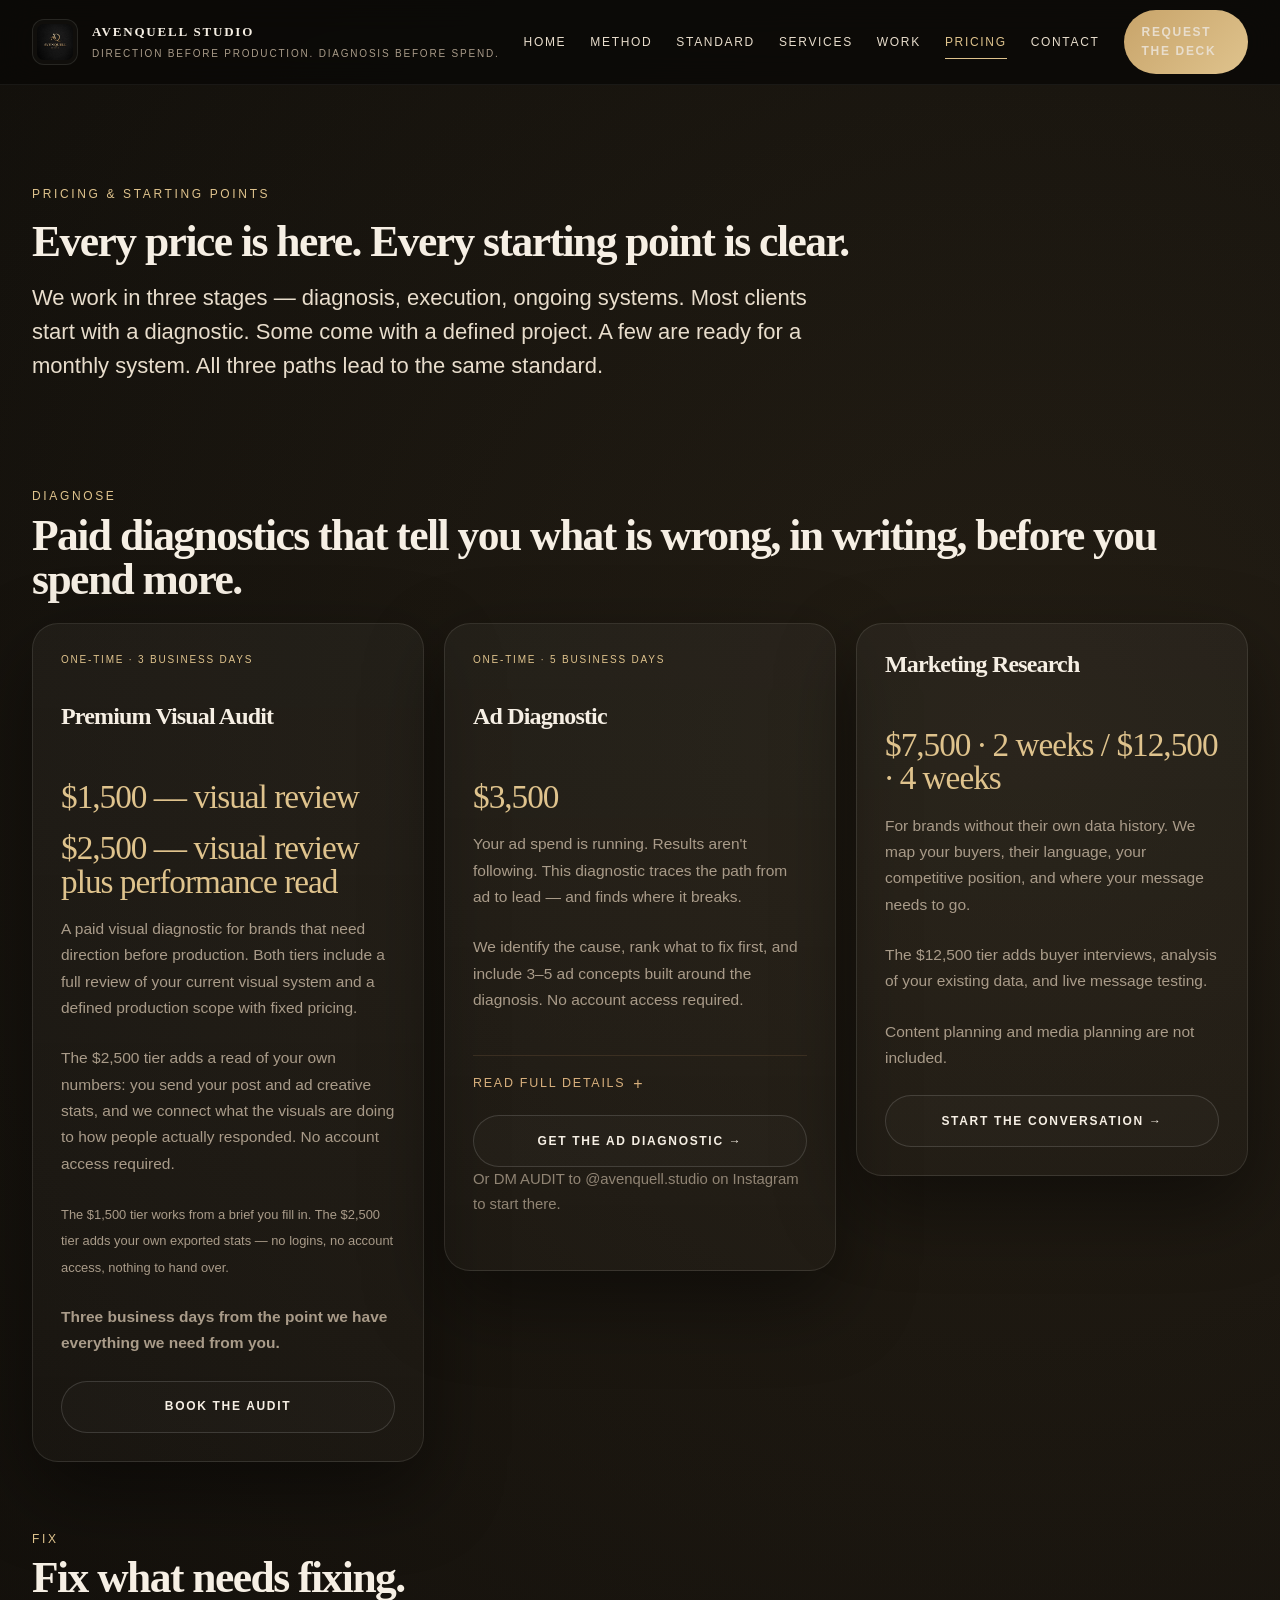
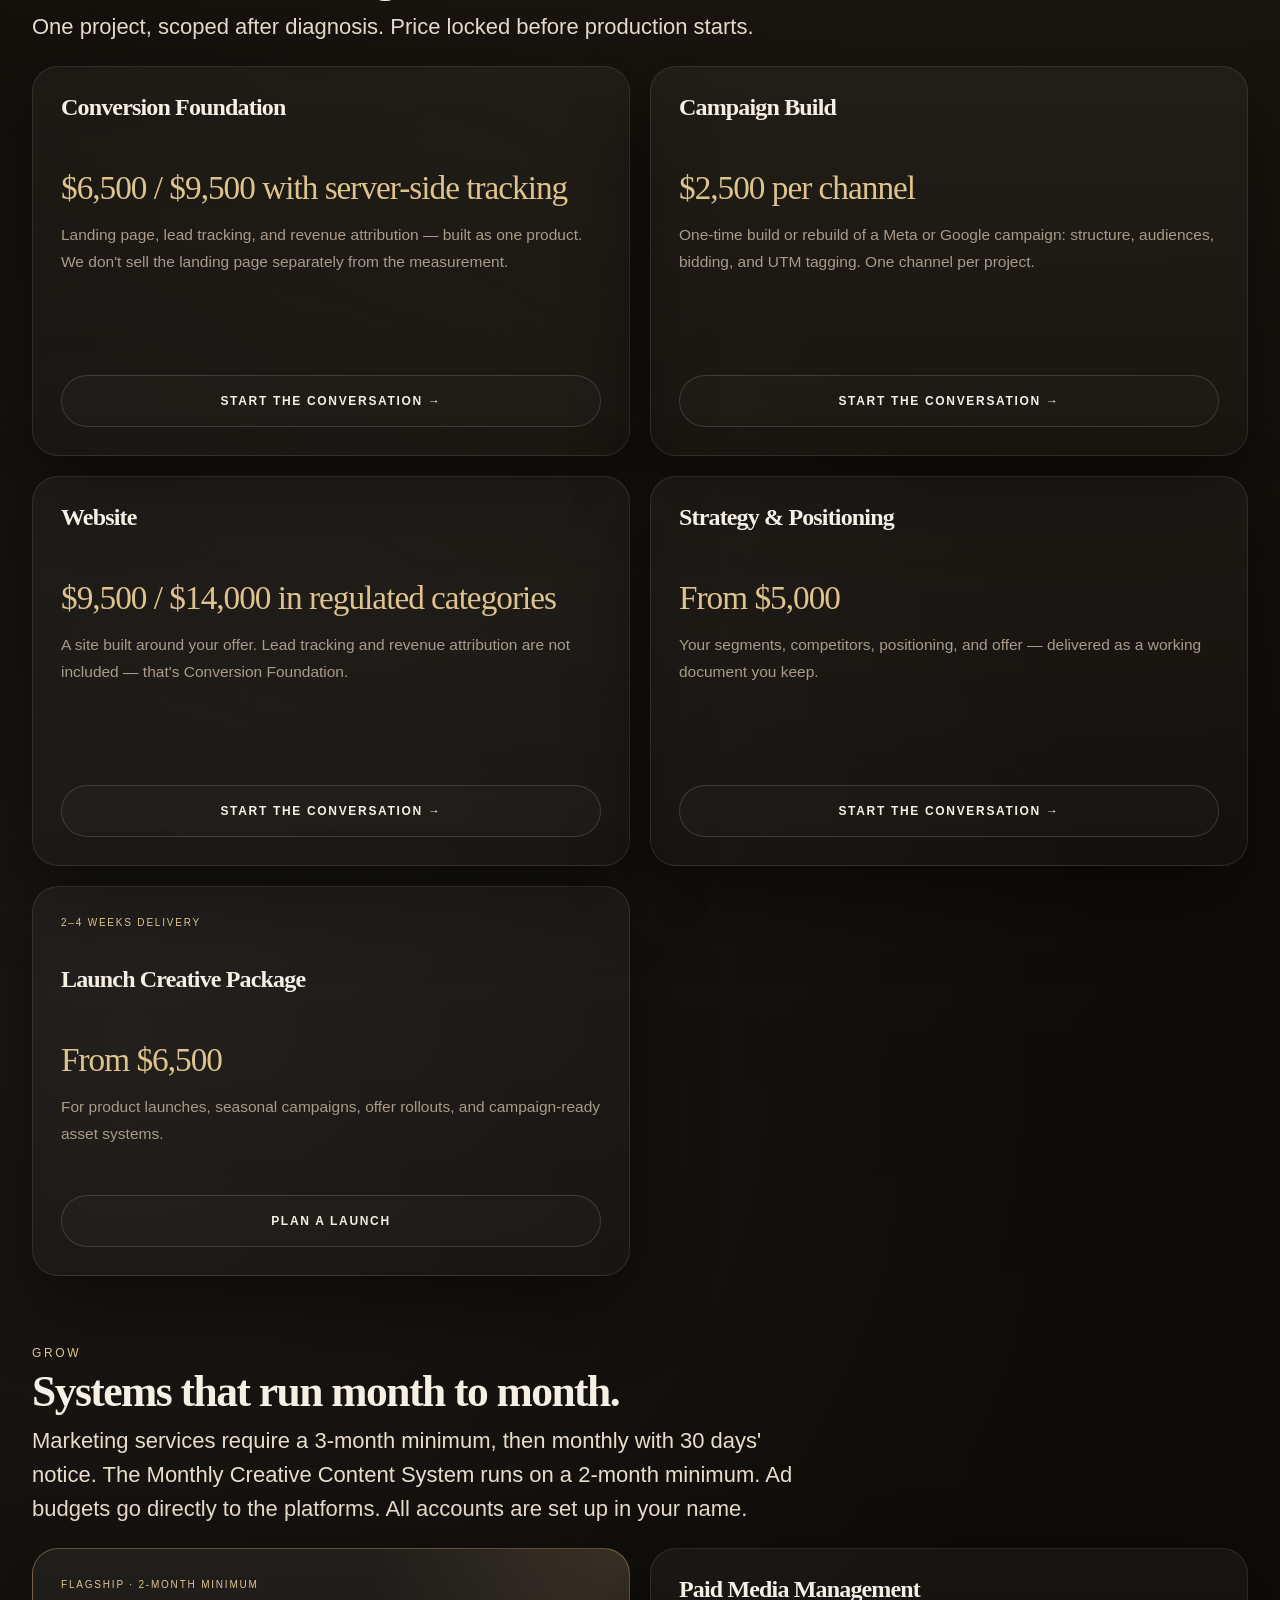
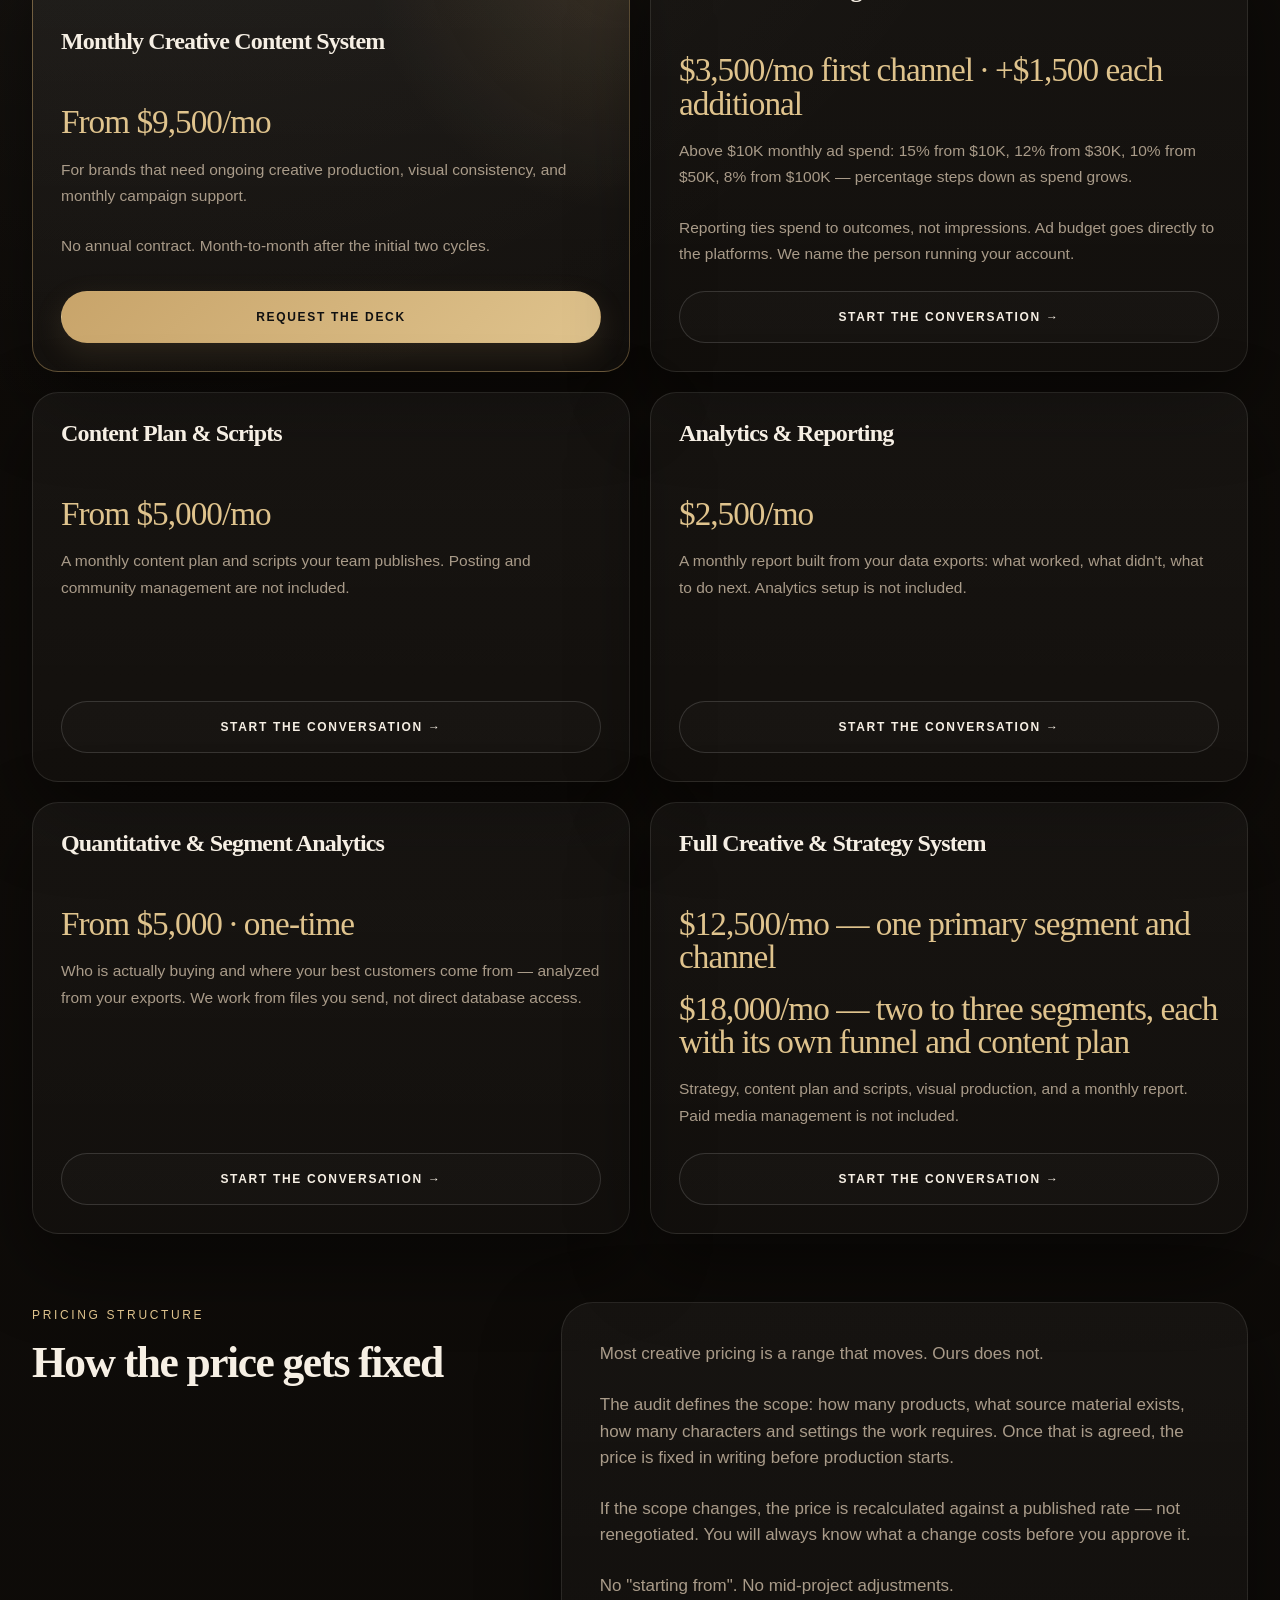
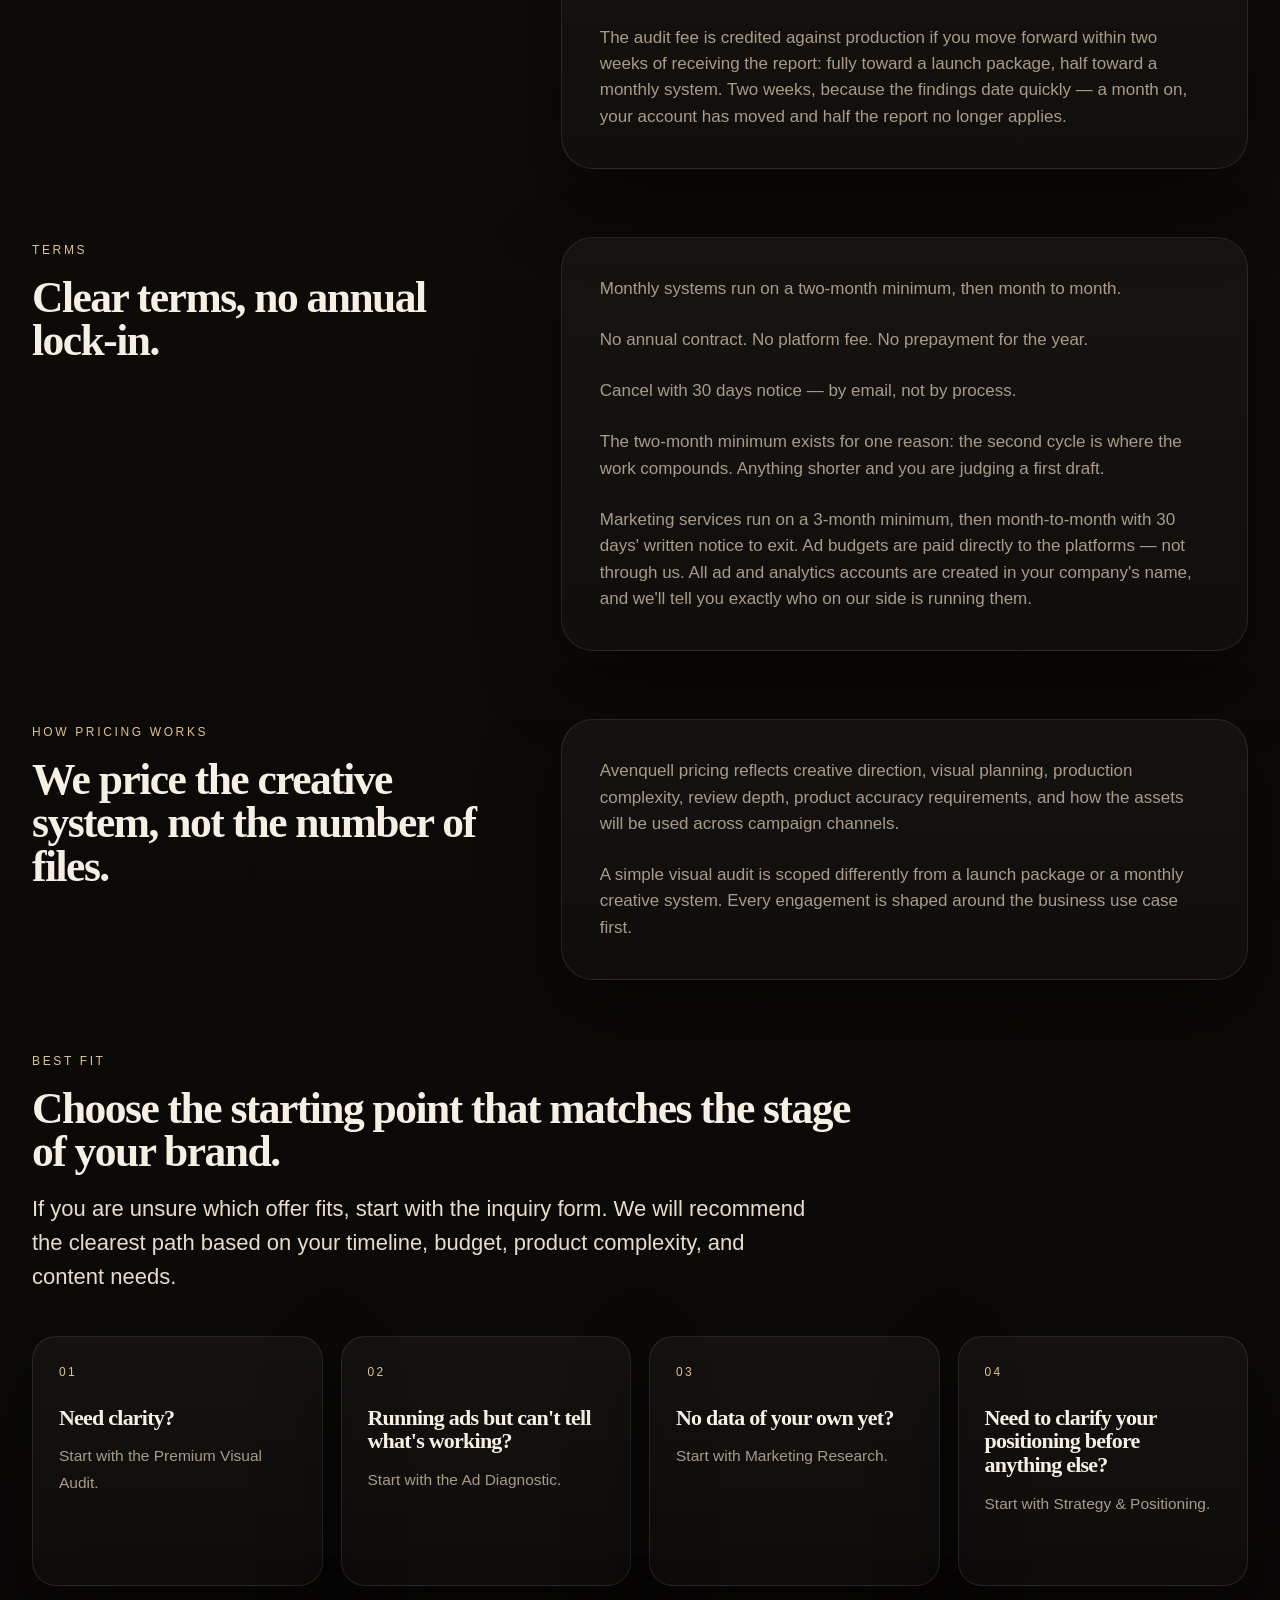
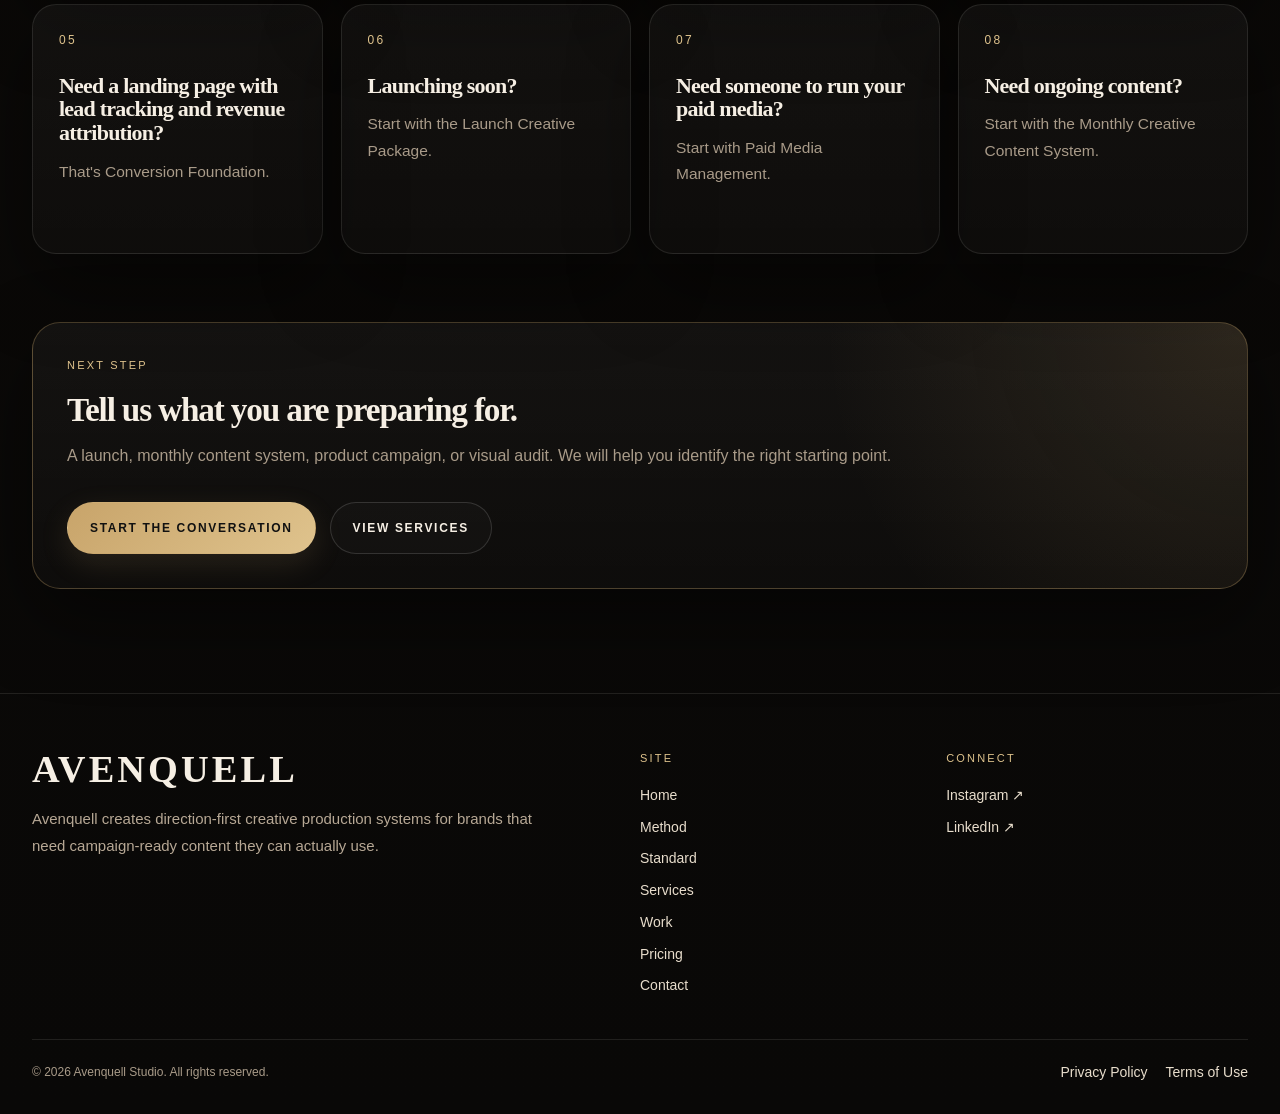
<file: pricing/index.html>
<!DOCTYPE html>
<html lang="en">
<head>
  <meta charset="UTF-8" />
  <meta name="viewport" content="width=device-width, initial-scale=1.0" />

  <title>Pricing & Starting Points | Avenquell Studio</title>
  <meta 
    name="description" 
    content="Avenquell Studio pricing and starting points for premium visual audits, launch creative packages, and monthly creative content systems." 
  />

  <link rel="icon" type="image/x-icon" href="/assets/favicon-black.ico">
  <link rel="icon" type="image/png" sizes="32x32" href="/assets/favicon-black-32.png">
  <link rel="icon" type="image/png" sizes="16x16" href="/assets/favicon-black-16.png">
  <link rel="apple-touch-icon" sizes="180x180" href="/assets/apple-touch-black.png">

  <meta property="og:title" content="Pricing & Starting Points | Avenquell Studio" />
  <meta property="og:description" content="Start with a $1,500 visual diagnostic. Monthly creative systems from $9,500/month." />
  <meta property="og:type" content="website" />
  <meta property="og:url" content="https://avenquell.com/pricing/" />
  <meta property="og:image" content="https://avenquell.com/assets/avenquell-hero-v2.png" />
  <meta property="og:site_name" content="Avenquell Studio" />

  <meta name="twitter:card" content="summary_large_image" />
  <meta name="twitter:title" content="Pricing & Starting Points | Avenquell Studio" />
  <meta name="twitter:description" content="Start with a $1,500 visual diagnostic. Monthly creative systems from $9,500/month." />
  <meta name="twitter:image" content="https://avenquell.com/assets/avenquell-hero-v2.png" />

  <link rel="canonical" href="https://avenquell.com/pricing/" />
  <link rel="stylesheet" href="/style.css">

  <style>
    /* Work dropdown navigation */
    .nav-item-dropdown {
      position: relative;
      display: inline-flex;
      align-items: center;
    }

    .nav-dropdown-toggle {
      display: inline-flex;
      align-items: center;
      gap: 0;
    }

    .nav-dropdown-toggle::after {
      content: "";
    }

    .nav-dropdown-menu {
      position: absolute;
      top: 100%;
      left: 50%;
      transform: translateX(-50%);
      min-width: 230px;
      padding: 18px 10px 10px;
      border: 1px solid rgba(184, 135, 93, 0.25);
      background: rgba(255, 252, 247, 0.98);
      box-shadow: 0 18px 45px rgba(15, 12, 9, 0.12);
      opacity: 0;
      visibility: hidden;
      pointer-events: none;
      z-index: 1000;
    }

    .nav-dropdown-menu::before {
      content: "";
      position: absolute;
      left: 0;
      right: 0;
      top: -14px;
      height: 14px;
    }

    .nav-item-dropdown:hover .nav-dropdown-menu,
    .nav-item-dropdown:focus-within .nav-dropdown-menu {
      opacity: 1;
      visibility: visible;
      pointer-events: auto;
    }

    .nav-dropdown-menu a {
      display: block;
      padding: 10px 12px;
      text-decoration: none;
      white-space: nowrap;
    }

    .nav-dropdown-menu a:hover {
      background: rgba(184, 135, 93, 0.08);
    }

    .nav-dropdown-label {
      display: block;
      font-size: 10px;
      letter-spacing: 0.18em;
      text-transform: uppercase;
      color: #B8875D;
      margin-bottom: 2px;
    }

    .nav-dropdown-title {
      display: block;
    }

    @media (max-width: 860px) {
      .nav-item-dropdown {
        display: block;
      }

      .nav-dropdown-menu {
        position: static;
        transform: none;
        min-width: 0;
        padding: 0 0 0 14px;
        border: 0;
        background: transparent;
        box-shadow: none;
        opacity: 1;
        visibility: visible;
        pointer-events: auto;
      }

      .nav-dropdown-menu::before {
        display: none;
      }

      .nav-dropdown-menu a {
        padding: 8px 0;
      }
    }


    /* Pricing Diagnose / Fix / Grow */
    .pricing-stage-header {
      margin-bottom: 28px;
    }

    .pricing-stage-header h2 {
      margin-bottom: 10px;
    }

    .pricing-service-section {
      scroll-margin-top: 120px;
    }

    .pricing-service-section + .pricing-service-section {
      padding-top: 38px;
    }

    .pricing-service-grid {
      display: grid;
      grid-template-columns: repeat(2, minmax(0, 1fr));
      gap: 20px;
    }

    .pricing-service-grid .pricing-card {
      height: 100%;
    }

    /* Diagnose cards should stay in the same visual row on desktop.
       Ad Diagnostic is intentionally detailed, but it should not span the full page. */
    .pricing-diagnose-grid {
      grid-template-columns: repeat(3, minmax(0, 1fr));
      align-items: start;
    }

    .pricing-diagnose-grid .pricing-card {
      height: auto;
    }

    .pricing-card h4 {
      margin: 24px 0 10px;
      font-size: 1rem;
      letter-spacing: 0.02em;
    }

    .pricing-card ul {
      margin: 10px 0 0;
      padding-left: 20px;
    }

    .pricing-card li {
      margin: 7px 0;
    }

    .pricing-card .fine-print {
      font-size: 0.93rem;
      opacity: 0.82;
    }

    .pricing-card details {
      margin-top: 18px;
      padding-top: 16px;
      border-top: 1px solid rgba(184, 135, 93, 0.16);
    }

    .pricing-card summary {
      cursor: pointer;
      color: #d8b07d;
      font-size: 0.78rem;
      letter-spacing: 0.14em;
      text-transform: uppercase;
    }

    .pricing-card .section-actions {
      margin-top: 24px;
    }

    .pricing-group-label {
      display: inline-block;
      margin-bottom: 8px;
    }

    .pricing-note-tight {
      margin-top: 20px;
    }

    @media (max-width: 1120px) and (min-width: 861px) {
      .pricing-diagnose-grid {
        grid-template-columns: repeat(2, minmax(0, 1fr));
      }
    }

    @media (max-width: 860px) {
      .pricing-service-grid {
        grid-template-columns: 1fr;
      }

      .pricing-diagnose-grid {
        grid-template-columns: 1fr;
      }

      .pricing-service-section + .pricing-service-section {
        padding-top: 24px;
      }
    }

    /* Compact vertical rhythm for Pricing page */
    .pricing-section {
      padding-bottom: 28px !important;
    }

    .pricing-service-section {
      padding-top: 30px !important;
      padding-bottom: 34px !important;
    }

    .pricing-service-section + .pricing-service-section {
      padding-top: 30px !important;
    }

    .pricing-info-section,
    .pricing-best-fit-section,
    .pricing-next-step-section {
      padding-top: 34px !important;
      padding-bottom: 34px !important;
    }

    .pricing-stage-header,
    .pricing-best-fit-section .section-header {
      margin-bottom: 22px !important;
    }

    .pricing-info-section .split {
      gap: clamp(24px, 4vw, 54px);
    }

    .pricing-info-section .panel {
      margin-top: 0;
    }

    .pricing-next-step-section .case-study-block {
      margin-top: 0;
    }

    @media (max-width: 860px) {
      .pricing-section {
        padding-bottom: 20px !important;
      }

      .pricing-service-section,
      .pricing-service-section + .pricing-service-section,
      .pricing-info-section,
      .pricing-best-fit-section,
      .pricing-next-step-section {
        padding-top: 24px !important;
        padding-bottom: 24px !important;
      }

      .pricing-stage-header,
      .pricing-best-fit-section .section-header {
        margin-bottom: 18px !important;
      }

      .pricing-info-section .split {
        gap: 18px;
      }
    }

    /* Keep Diagnose cards visually balanced on desktop. */
    .pricing-diagnose-grid .pricing-card {
      display: flex;
      flex-direction: column;
      align-self: start;
    }

    .pricing-diagnose-grid .pricing-card > .btn,
    .pricing-diagnose-grid .pricing-card > .section-actions {
      margin-top: auto;
    }

    .ad-diagnostic-card details.ad-diagnostic-more {
      margin: 18px 0 20px;
      padding-top: 14px;
      border-top: 1px solid rgba(184, 135, 93, 0.16);
    }

    .ad-diagnostic-card details.ad-diagnostic-more summary {
      display: inline-flex;
      align-items: center;
      gap: 8px;
      cursor: pointer;
      color: #d8b07d;
      font-size: 0.78rem;
      letter-spacing: 0.14em;
      text-transform: uppercase;
      list-style: none;
    }

    .ad-diagnostic-card details.ad-diagnostic-more summary::-webkit-details-marker {
      display: none;
    }

    .ad-diagnostic-card details.ad-diagnostic-more summary::after {
      content: "+";
      font-size: 1rem;
      line-height: 1;
      letter-spacing: 0;
    }

    .ad-diagnostic-card details.ad-diagnostic-more[open] summary::after {
      content: "–";
    }

    .ad-diagnostic-card .ad-diagnostic-expanded {
      padding-top: 16px;
    }

    @media (max-width: 860px) {
      .pricing-diagnose-grid .pricing-card {
        align-self: stretch;
      }
    }

  </style>
</head>

<body>
  <header class="site-header">
    <div class="container nav">
      <a href="/" class="brand">
        <img class="brand-mark" src="/assets/logo.png" alt="Avenquell Studio logo" />
        <div class="brand-copy">
          <span class="brand-title">Avenquell Studio</span>
          <span class="brand-subtitle">Direction before production. Diagnosis before spend.</span>
        </div>
      </a>

      <nav class="nav-links-desktop">
        <a href="/">Home</a>
        <a href="/method/">Method</a>
        <a href="/standard/">Standard</a>
        <a href="/services/">Services</a>
        <div class="nav-item-dropdown">
          <a href="/work/" class="nav-dropdown-toggle">Work</a>
          <div class="nav-dropdown-menu">
            <a href="/work/">
              <span class="nav-dropdown-label">Overview</span>
              <span class="nav-dropdown-title">All Work / Concept Studies</span>
            </a>
            <a href="/work/cs01/">
              <span class="nav-dropdown-label">Case Study 01</span>
              <span class="nav-dropdown-title">Premium Home Fragrance Launch</span>
            </a>
          </div>
        </div>
        <a href="/pricing/" class="active">Pricing</a>
        <a href="/contact/">Contact</a>
        <a class="nav-cta" href="/contact/">Request the Deck</a>
      </nav>

      <div class="mobile-menu-wrap">
        <button class="menu-button" id="menuButton" aria-label="Toggle navigation" aria-expanded="false" aria-controls="navMenu" type="button">
          <span>Menu</span>
          <span class="menu-icon" aria-hidden="true">
            <span></span><span></span><span></span>
          </span>
        </button>

        <div class="nav-menu" id="navMenu">
          <nav class="nav-links-mobile">
            <a href="/">Home</a>
            <a href="/method/">Method</a>
            <a href="/standard/">Standard</a>
            <a href="/services/">Services</a>
            <div class="nav-item-dropdown">
              <a href="/work/" class="nav-dropdown-toggle">Work</a>
              <div class="nav-dropdown-menu">
                <a href="/work/">
                  <span class="nav-dropdown-label">Overview</span>
                  <span class="nav-dropdown-title">All Work / Concept Studies</span>
                </a>
                <a href="/work/cs01/">
                  <span class="nav-dropdown-label">Case Study 01</span>
                  <span class="nav-dropdown-title">Premium Home Fragrance Launch</span>
                </a>
              </div>
            </div>
            <a href="/pricing/" class="active">Pricing</a>
            <a href="/contact/">Contact</a>
            <a href="/contact/">Request the Deck</a>
          </nav>
        </div>
      </div>
    </div>
  </header>

  <main>
    <section class="section pricing-section">
      <div class="container">
        <div class="section-header">
          <span class="eyebrow">Pricing &amp; Starting Points</span>
          <h1>Every price is here. Every starting point is clear.</h1>
          <p class="lead">
            We work in three stages — diagnosis, execution, ongoing systems. Most clients start with a diagnostic. Some come with a defined project. A few are ready for a monthly system. All three paths lead to the same standard.
          </p>
        </div>
      </div>
    </section>

    <section id="diagnose" class="section pricing-service-section">
      <div class="container">
        <div class="pricing-stage-header">
          <span class="eyebrow pricing-group-label">Diagnose</span>
          <h2>Paid diagnostics that tell you what is wrong, in writing, before you spend more.</h2>
        </div>

        <div class="pricing-service-grid pricing-diagnose-grid">
          <article class="pricing-card">
            <span class="pricing-label">One-time · 3 business days</span>
            <h3>Premium Visual Audit</h3>
            <div class="pricing-amount">$1,500 — visual review</div>
            <div class="pricing-amount">$2,500 — visual review plus performance read</div>
            <p>A paid visual diagnostic for brands that need direction before production. Both tiers include a full review of your current visual system and a defined production scope with fixed pricing.</p>
            <p>The $2,500 tier adds a read of your own numbers: you send your post and ad creative stats, and we connect what the visuals are doing to how people actually responded. No account access required.</p>
            <p><small>The $1,500 tier works from a brief you fill in. The $2,500 tier adds your own exported stats — no logins, no account access, nothing to hand over.</small></p>
            <p><strong>Three business days from the point we have everything we need from you.</strong></p>
            <a class="btn btn-secondary" href="/contact/">Book the Audit</a>
          </article>

          <article class="pricing-card ad-diagnostic-card">
            <span class="pricing-label">One-time · 5 business days</span>
            <h3>Ad Diagnostic</h3>
            <div class="pricing-amount">$3,500</div>
            <p>Your ad spend is running. Results aren't following. This diagnostic traces the path from ad to lead — and finds where it breaks.</p>
            <p>We identify the cause, rank what to fix first, and include 3–5 ad concepts built around the diagnosis. No account access required.</p>

            <details class="ad-diagnostic-more">
              <summary>Read full details</summary>
              <div class="ad-diagnostic-expanded">
                <p>We work from your exports, not your logins. You send campaign exports, analytics pulls, and screenshots of your settings — taken in the last seven days, not from memory. From those, we read what's actually configured: whether conversions are set to a button click instead of a real submission, whether calls are counted at all, whether your sources are tagged, whether your spend is chasing duplicated events. We name the problem, rank what to fix first, and include 3–5 ad concepts built around the diagnosis — so the report ends with something you can act on, not just read. Signed by Iryna.</p>

                <h4>What you upload</h4>
                <p><strong>Required:</strong></p>
                <ul>
                  <li>Campaign exports from Meta Ads Manager or Google Ads — CSV or XLSX, 60–90 days (not report screenshots)</li>
                  <li>GA4 export for the same period</li>
                  <li>Average order value and rough margin</li>
                  <li>What your business counts as a conversion</li>
                  <li>Screenshots of your settings screens taken in the last 7 days: goals and conversions, bid strategy, audiences</li>
                </ul>
                <p><strong>Helpful:</strong></p>
                <ul>
                  <li>CRM deal export with sources, 90 days</li>
                  <li>Call tracking export, 60–90 days</li>
                </ul>
                <p class="fine-print"><a href="https://links.avenquell.com/uploads-guide">How to export the reports →</a></p>

                <h4>What we can't verify from your uploads</h4>
                <p>Screenshots show configuration. They don't show behavior. Without live access, we can't confirm that a conversion event actually fires on a real lead submission — only that it's set to something. We also can't verify real audience sizes inside your ad account, whether your Meta Conversions API is sending quality signals, whether your pixel fires correctly on live traffic, how your tracking behaves across domain transitions, or the history of settings changes over time. These gaps are noted in the report.</p>

                <h4>Guarantee</h4>
                <p>We name the cause — or we refund you. Applies when the full required upload was complete and the data did not support a named diagnosis. Items listed above under “What we can't verify” are excluded from refund scope — they are disclosed before you pay.</p>

                <h4>Credit</h4>
                <p>The diagnostic fee is credited against your next project if you move forward within two weeks of receiving the report: fully toward a Conversion Foundation or Campaign Build, half toward the first month of Paid Media Management — up to the cost of that project. If you apply the credit, the refund guarantee closes; the two are mutually exclusive. Two weeks, because ad account data moves fast — your campaigns look different a month out, and so does the diagnosis.</p>

                <p><strong>Not a fit if:</strong> your ads have been running less than 2–3 months. There is not enough history to read.</p>
              </div>
            </details>

            <div class="section-actions">
              <a class="btn btn-secondary" href="https://links.avenquell.com/review">Get the Ad Diagnostic →</a>
            </div>
            <p class="fine-print">Or DM AUDIT to <a href="https://instagram.com/avenquell.studio" target="_blank" rel="noopener noreferrer">@avenquell.studio</a> on Instagram to start there.</p>
          </article>

          <article class="pricing-card">
            <h3>Marketing Research</h3>
            <div class="pricing-amount">$7,500 · 2 weeks / $12,500 · 4 weeks</div>
            <p>For brands without their own data history. We map your buyers, their language, your competitive position, and where your message needs to go.</p>
            <p>The $12,500 tier adds buyer interviews, analysis of your existing data, and live message testing.</p>
            <p>Content planning and media planning are not included.</p>
            <a class="btn btn-secondary" href="/contact/">Start the Conversation →</a>
          </article>
        </div>
      </div>
    </section>

    <section id="fix" class="section pricing-service-section">
      <div class="container">
        <div class="pricing-stage-header">
          <span class="eyebrow pricing-group-label">Fix</span>
          <h2>Fix what needs fixing.</h2>
          <p class="lead">One project, scoped after diagnosis. Price locked before production starts.</p>
        </div>

        <div class="pricing-service-grid">
          <article class="pricing-card"><h3>Conversion Foundation</h3><div class="pricing-amount">$6,500 / $9,500 with server-side tracking</div><p>Landing page, lead tracking, and revenue attribution — built as one product. We don't sell the landing page separately from the measurement.</p><a class="btn btn-secondary" href="/contact/">Start the Conversation →</a></article>
          <article class="pricing-card"><h3>Campaign Build</h3><div class="pricing-amount">$2,500 per channel</div><p>One-time build or rebuild of a Meta or Google campaign: structure, audiences, bidding, and UTM tagging. One channel per project.</p><a class="btn btn-secondary" href="/contact/">Start the Conversation →</a></article>
          <article class="pricing-card"><h3>Website</h3><div class="pricing-amount">$9,500 / $14,000 in regulated categories</div><p>A site built around your offer. Lead tracking and revenue attribution are not included — that's Conversion Foundation.</p><a class="btn btn-secondary" href="/contact/">Start the Conversation →</a></article>
          <article class="pricing-card"><h3>Strategy &amp; Positioning</h3><div class="pricing-amount">From $5,000</div><p>Your segments, competitors, positioning, and offer — delivered as a working document you keep.</p><a class="btn btn-secondary" href="/contact/">Start the Conversation →</a></article>
          <article class="pricing-card"><span class="pricing-label">2–4 weeks delivery</span><h3>Launch Creative Package</h3><div class="pricing-amount">From $6,500</div><p>For product launches, seasonal campaigns, offer rollouts, and campaign-ready asset systems.</p><a class="btn btn-secondary" href="/contact/">Plan a Launch</a></article>
        </div>
      </div>
    </section>

    <section id="grow" class="section pricing-service-section">
      <div class="container">
        <div class="pricing-stage-header">
          <span class="eyebrow pricing-group-label">Grow</span>
          <h2>Systems that run month to month.</h2>
          <p class="lead">Marketing services require a 3-month minimum, then monthly with 30 days' notice. The Monthly Creative Content System runs on a 2-month minimum. Ad budgets go directly to the platforms. All accounts are set up in your name.</p>
        </div>

        <div class="pricing-service-grid">
          <article class="pricing-card pricing-card-featured"><span class="pricing-label">Flagship · 2-month minimum</span><h3>Monthly Creative Content System</h3><div class="pricing-amount">From $9,500/mo</div><p>For brands that need ongoing creative production, visual consistency, and monthly campaign support.</p><p>No annual contract. Month-to-month after the initial two cycles.</p><a class="btn btn-primary" href="/contact/">Request the Deck</a></article>
          <article class="pricing-card"><h3>Paid Media Management</h3><div class="pricing-amount">$3,500/mo first channel · +$1,500 each additional</div><p>Above $10K monthly ad spend: 15% from $10K, 12% from $30K, 10% from $50K, 8% from $100K — percentage steps down as spend grows.</p><p>Reporting ties spend to outcomes, not impressions. Ad budget goes directly to the platforms. We name the person running your account.</p><a class="btn btn-secondary" href="/contact/">Start the Conversation →</a></article>
          <article class="pricing-card"><h3>Content Plan &amp; Scripts</h3><div class="pricing-amount">From $5,000/mo</div><p>A monthly content plan and scripts your team publishes. Posting and community management are not included.</p><a class="btn btn-secondary" href="/contact/">Start the Conversation →</a></article>
          <article class="pricing-card"><h3>Analytics &amp; Reporting</h3><div class="pricing-amount">$2,500/mo</div><p>A monthly report built from your data exports: what worked, what didn't, what to do next. Analytics setup is not included.</p><a class="btn btn-secondary" href="/contact/">Start the Conversation →</a></article>
          <article class="pricing-card"><h3>Quantitative &amp; Segment Analytics</h3><div class="pricing-amount">From $5,000 · one-time</div><p>Who is actually buying and where your best customers come from — analyzed from your exports. We work from files you send, not direct database access.</p><a class="btn btn-secondary" href="/contact/">Start the Conversation →</a></article>
          <article class="pricing-card"><h3>Full Creative &amp; Strategy System</h3><div class="pricing-amount">$12,500/mo — one primary segment and channel</div><div class="pricing-amount">$18,000/mo — two to three segments, each with its own funnel and content plan</div><p>Strategy, content plan and scripts, visual production, and a monthly report. Paid media management is not included.</p><a class="btn btn-secondary" href="/contact/">Start the Conversation →</a></article>
        </div>
      </div>
    </section>

    <section class="section pricing-info-section">
      <div class="container split">
        <div><span class="eyebrow">Pricing Structure</span><h2>How the price gets fixed</h2></div>
        <div class="panel">
          <p>Most creative pricing is a range that moves. Ours does not.</p><br />
          <p>The audit defines the scope: how many products, what source material exists, how many characters and settings the work requires. Once that is agreed, the price is fixed in writing before production starts.</p><br />
          <p>If the scope changes, the price is recalculated against a published rate — not renegotiated. You will always know what a change costs before you approve it.</p><br />
          <p>No "starting from". No mid-project adjustments.</p><br />
          <p>The audit fee is credited against production if you move forward within two weeks of receiving the report: fully toward a launch package, half toward a monthly system. Two weeks, because the findings date quickly — a month on, your account has moved and half the report no longer applies.</p>
        </div>
      </div>
    </section>

    <section class="section pricing-info-section">
      <div class="container split">
        <div><span class="eyebrow">Terms</span><h2>Clear terms, no annual lock-in.</h2></div>
        <div class="panel">
          <p>Monthly systems run on a two-month minimum, then month to month.</p><br />
          <p>No annual contract. No platform fee. No prepayment for the year.</p><br />
          <p>Cancel with 30 days notice — by email, not by process.</p><br />
          <p>The two-month minimum exists for one reason: the second cycle is where the work compounds. Anything shorter and you are judging a first draft.</p><br />
          <p>Marketing services run on a 3-month minimum, then month-to-month with 30 days' written notice to exit. Ad budgets are paid directly to the platforms — not through us. All ad and analytics accounts are created in your company's name, and we'll tell you exactly who on our side is running them.</p>
        </div>
      </div>
    </section>

    <section class="section pricing-info-section">
      <div class="container split">
        <div><span class="eyebrow">How Pricing Works</span><h2>We price the creative system, not the number of files.</h2></div>
        <div class="panel"><p>Avenquell pricing reflects creative direction, visual planning, production complexity, review depth, product accuracy requirements, and how the assets will be used across campaign channels.</p><br /><p>A simple visual audit is scoped differently from a launch package or a monthly creative system. Every engagement is shaped around the business use case first.</p></div>
      </div>
    </section>

    <section class="section pricing-best-fit-section">
      <div class="container">
        <div class="section-header"><span class="eyebrow">Best Fit</span><h2>Choose the starting point that matches the stage of your brand.</h2><p class="lead">If you are unsure which offer fits, start with the inquiry form. We will recommend the clearest path based on your timeline, budget, product complexity, and content needs.</p></div>
        <div class="fit-grid">
          <article class="fit-card"><span class="fit-number">01</span><h3>Need clarity?</h3><p>Start with the Premium Visual Audit.</p></article>
          <article class="fit-card"><span class="fit-number">02</span><h3>Running ads but can't tell what's working?</h3><p>Start with the Ad Diagnostic.</p></article>
          <article class="fit-card"><span class="fit-number">03</span><h3>No data of your own yet?</h3><p>Start with Marketing Research.</p></article>
          <article class="fit-card"><span class="fit-number">04</span><h3>Need to clarify your positioning before anything else?</h3><p>Start with Strategy &amp; Positioning.</p></article>
          <article class="fit-card"><span class="fit-number">05</span><h3>Need a landing page with lead tracking and revenue attribution?</h3><p>That's Conversion Foundation.</p></article>
          <article class="fit-card"><span class="fit-number">06</span><h3>Launching soon?</h3><p>Start with the Launch Creative Package.</p></article>
          <article class="fit-card"><span class="fit-number">07</span><h3>Need someone to run your paid media?</h3><p>Start with Paid Media Management.</p></article>
          <article class="fit-card"><span class="fit-number">08</span><h3>Need ongoing content?</h3><p>Start with the Monthly Creative Content System.</p></article>
        </div>
      </div>
    </section>

    <section class="section pricing-next-step-section">
      <div class="container">
        <div class="case-study-block case-study-dark">
          <span class="case-number">Next Step</span>
          <h3>Tell us what you are preparing for.</h3>
          <p>A launch, monthly content system, product campaign, or visual audit. We will help you identify the right starting point.</p>
          <div class="section-actions"><a class="btn btn-primary" href="/contact/">Start the Conversation</a><a class="btn btn-secondary" href="/services/">View Services</a></div>
        </div>
      </div>
    </section>
  </main>

  <footer class="footer">
    <div class="container footer-grid">
      <div class="footer-brand-block">
        <h2 class="footer-logo-text">AVENQUELL</h2>
        <p class="footer-positioning">
          Avenquell creates direction-first creative production systems for brands that need campaign-ready content they can actually use.
        </p>
      </div>

      <div class="footer-column">
        <span class="footer-heading">Site</span>
        <a href="/">Home</a>
        <a href="/method/">Method</a>
        <a href="/standard/">Standard</a>
        <a href="/services/">Services</a>
        <a href="/work/">Work</a>
        <a href="/pricing/">Pricing</a>
        <a href="/contact/">Contact</a>
      </div>

      <div class="footer-column">
        <span class="footer-heading">Connect</span>
        <a href="https://www.instagram.com/avenquell.studio/" target="_blank" rel="noopener noreferrer">Instagram ↗</a>
        <a href="https://www.linkedin.com/company/avenquell-studio/" target="_blank" rel="noopener noreferrer">LinkedIn ↗</a>
      </div>
    </div>

    <div class="container footer-bottom">
      <p>© 2026 Avenquell Studio. All rights reserved.</p>
      <div class="footer-legal">
        <a href="/privacy.html">Privacy Policy</a>
        <a href="/terms.html">Terms of Use</a>
      </div>
    </div>
  </footer>

  <script>
    const menuButton = document.getElementById('menuButton');
    const navMenu = document.getElementById('navMenu');
    const mobileLinks = navMenu.querySelectorAll('a');

    function closeMenu() {
      navMenu.classList.remove('open');
      menuButton.classList.remove('active');
      menuButton.setAttribute('aria-expanded', 'false');
    }

    function openMenu() {
      navMenu.classList.add('open');
      menuButton.classList.add('active');
      menuButton.setAttribute('aria-expanded', 'true');
    }

    menuButton.addEventListener('click', function () {
      navMenu.classList.contains('open') ? closeMenu() : openMenu();
    });

    mobileLinks.forEach(function (link) {
      link.addEventListener('click', closeMenu);
    });

    document.addEventListener('click', function (event) {
      if (!navMenu.contains(event.target) && !menuButton.contains(event.target)) closeMenu();
    });

    document.addEventListener('keydown', function (event) {
      if (event.key === 'Escape') closeMenu();
    });

    window.addEventListener('resize', function () {
      if (window.innerWidth > 860) closeMenu();
    });
  </script>
</body>
</html>
</file>
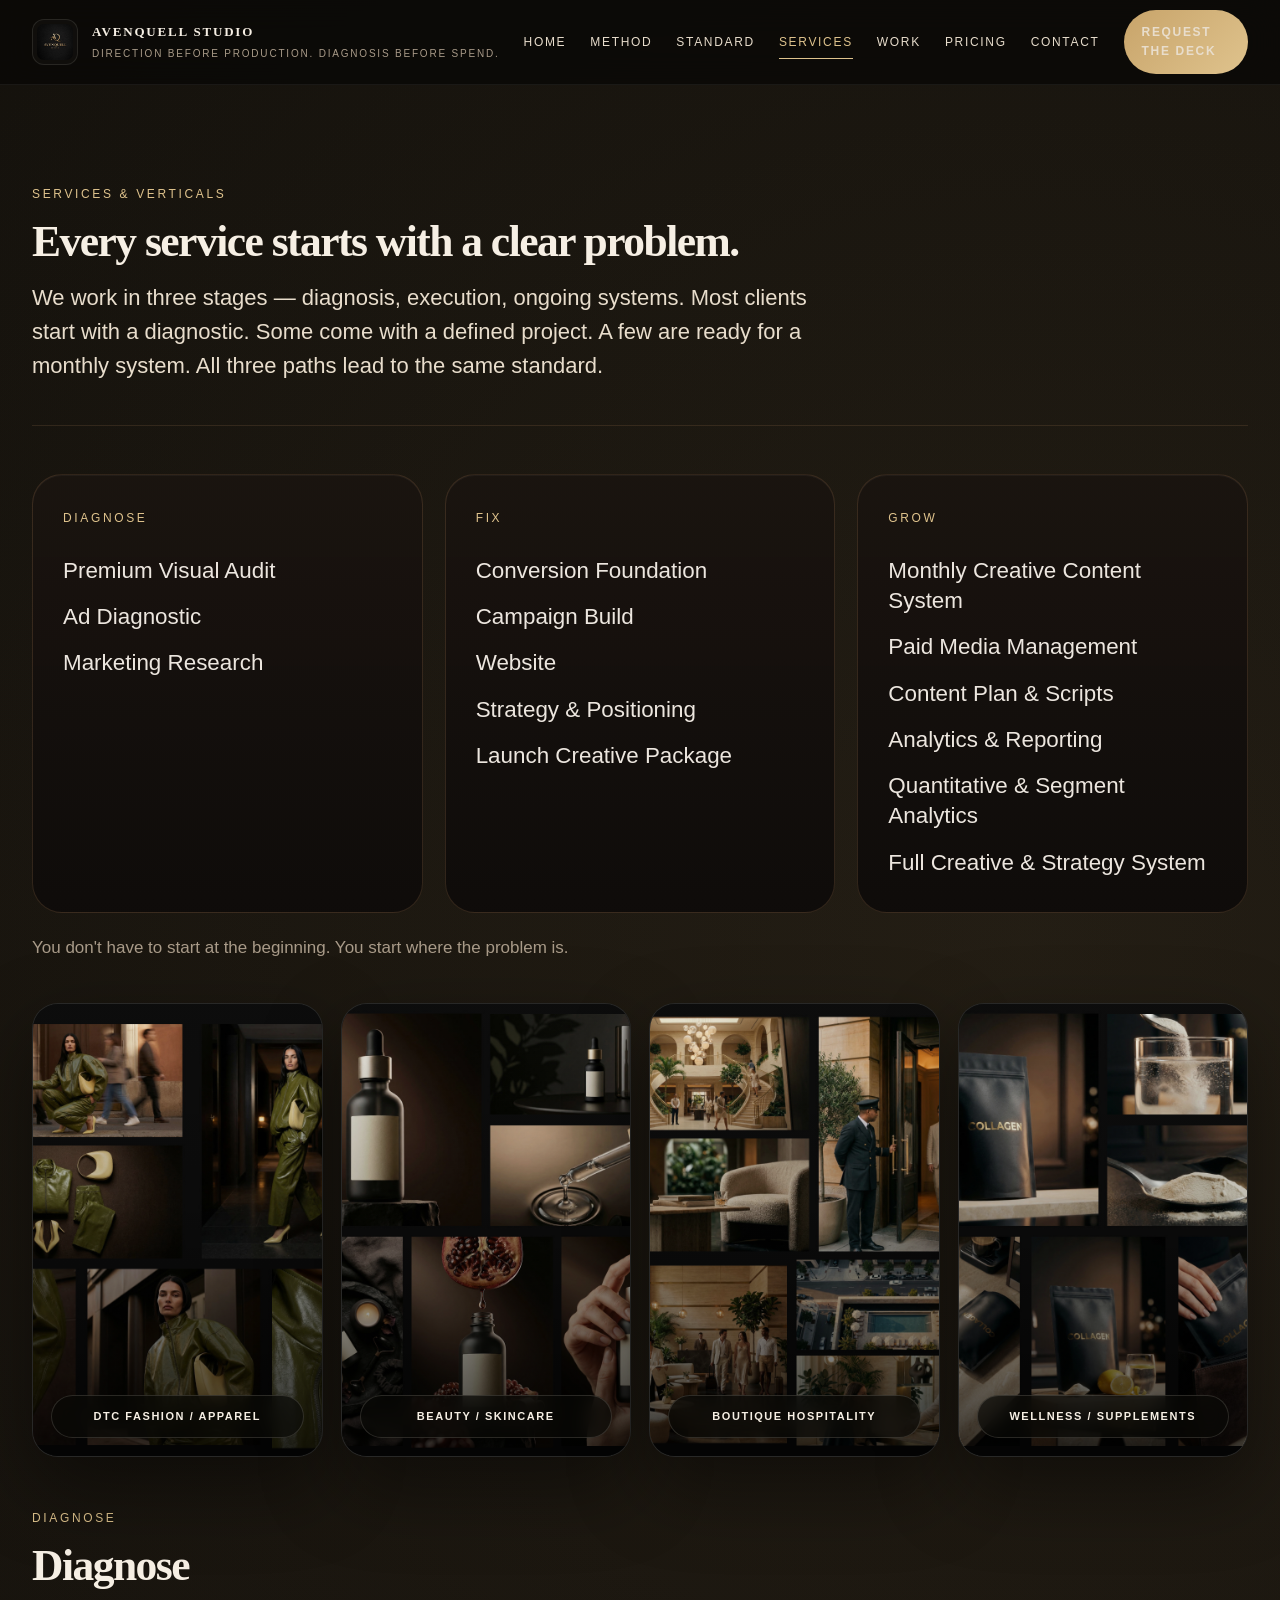
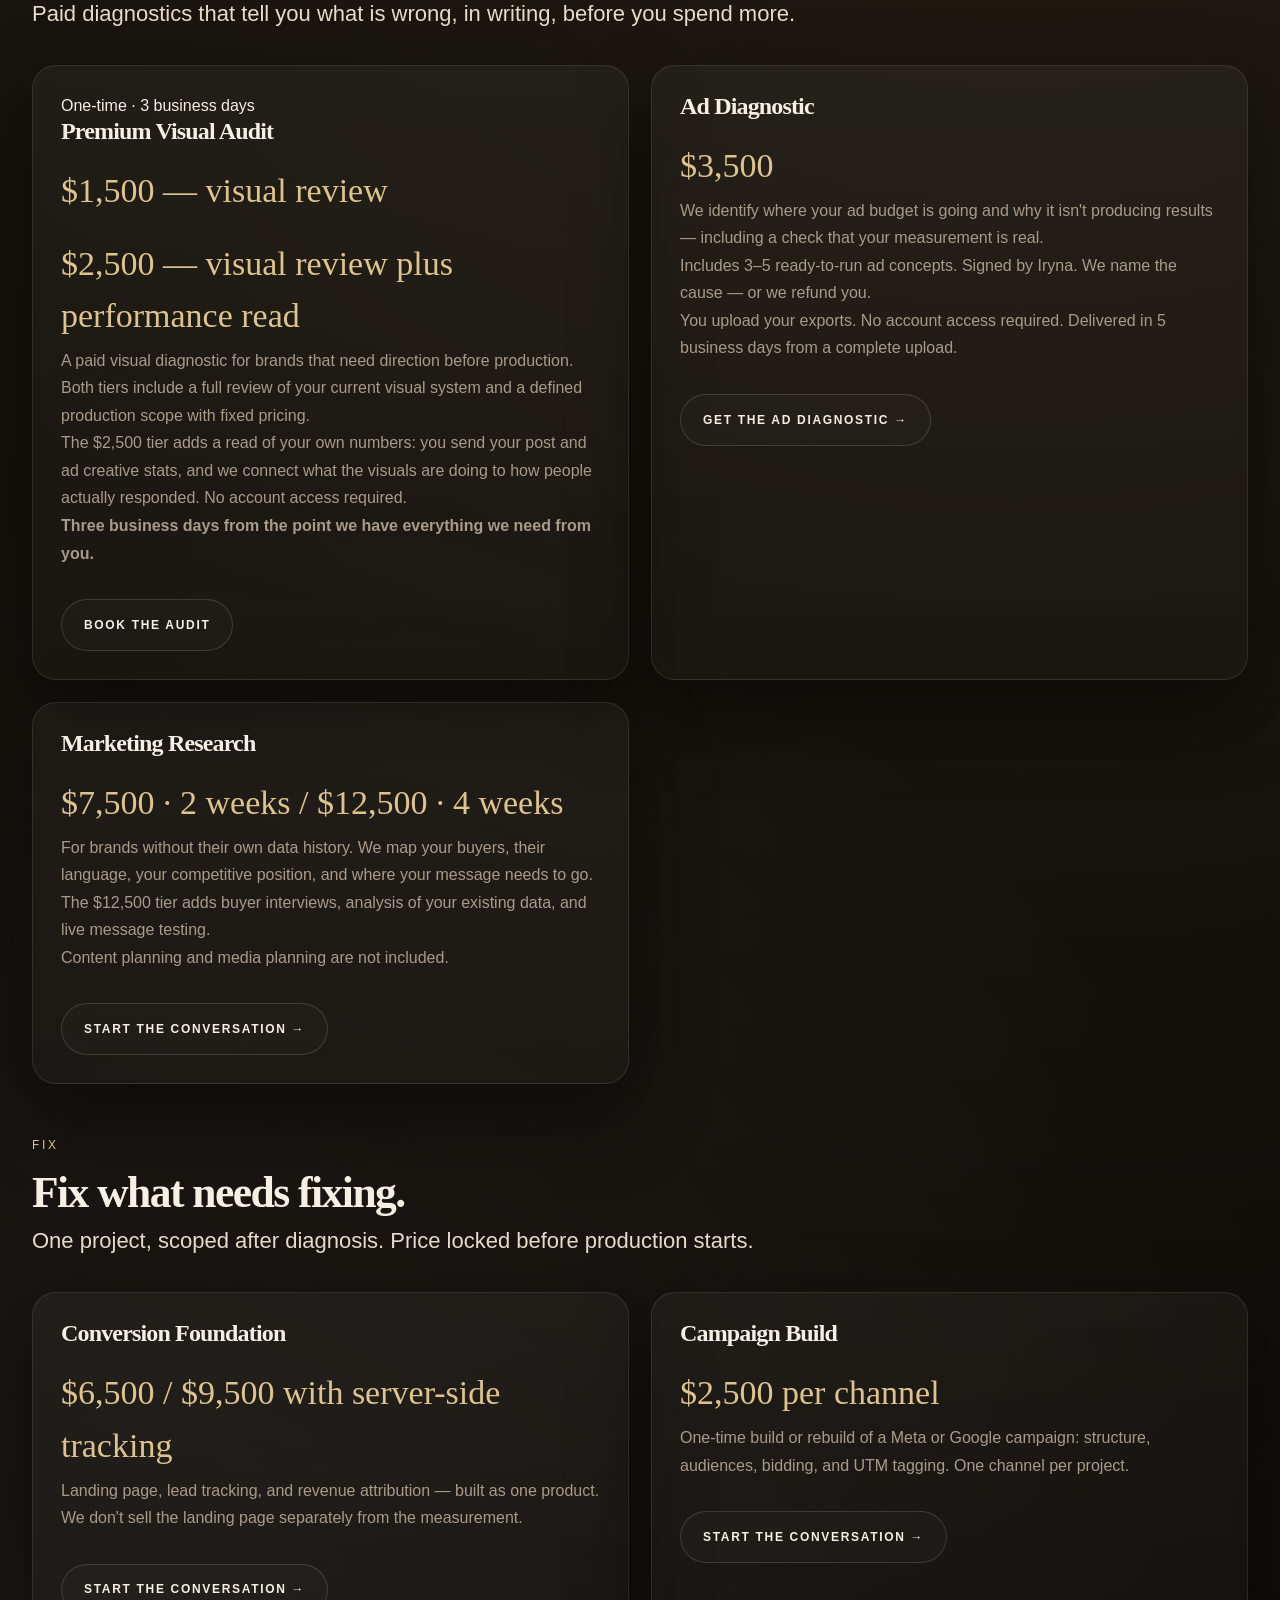
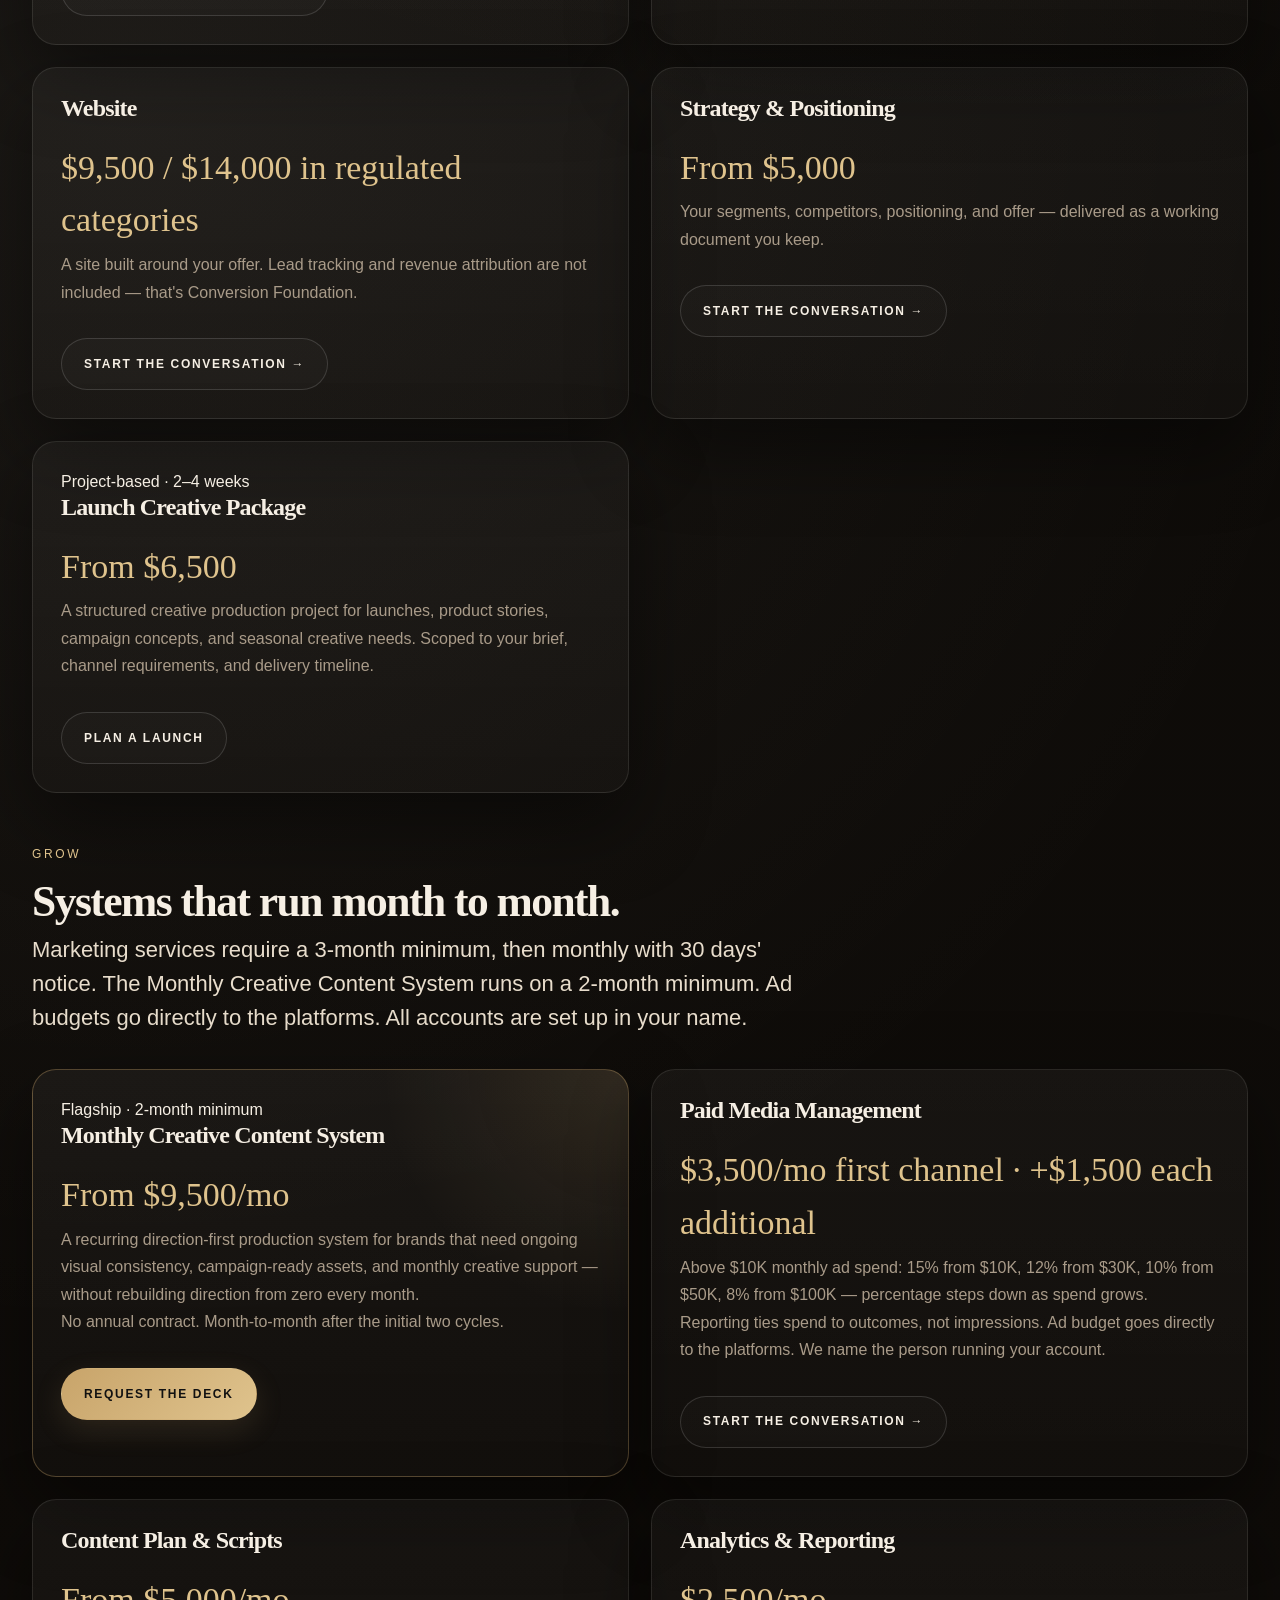
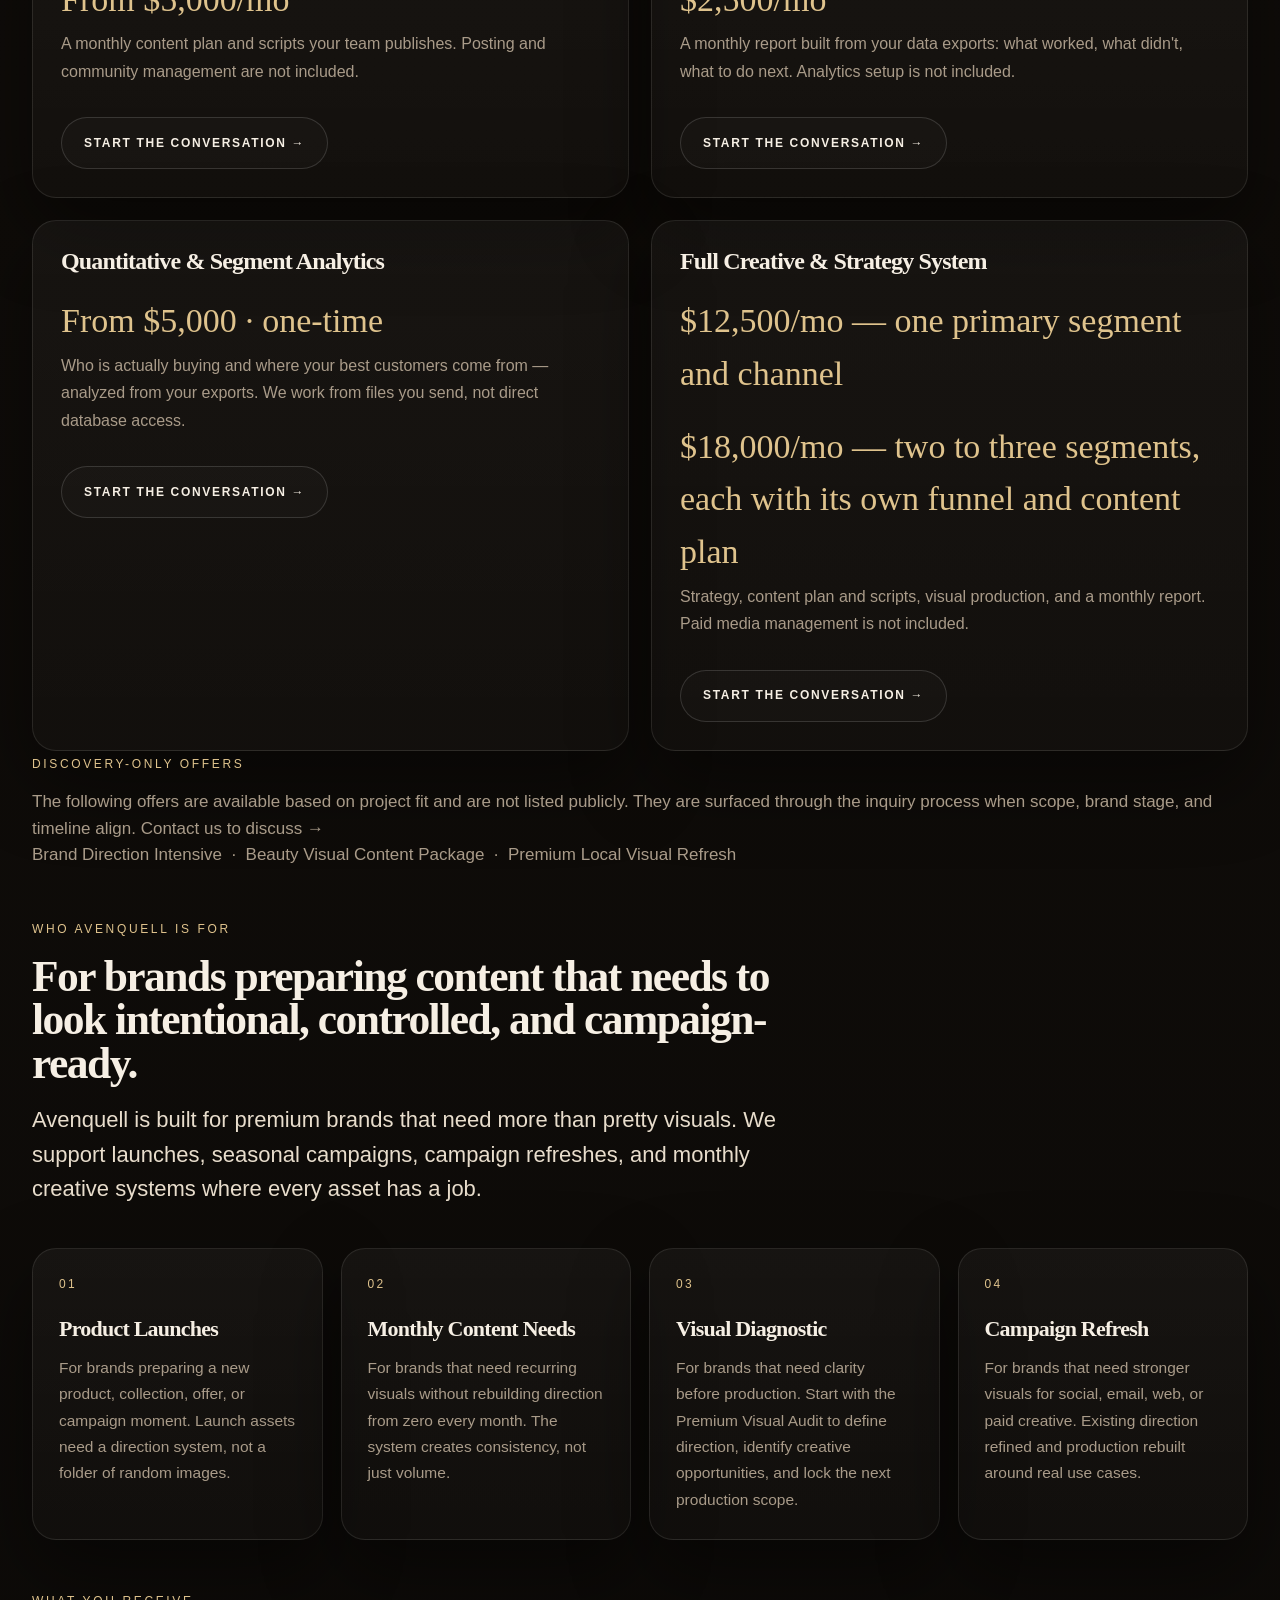
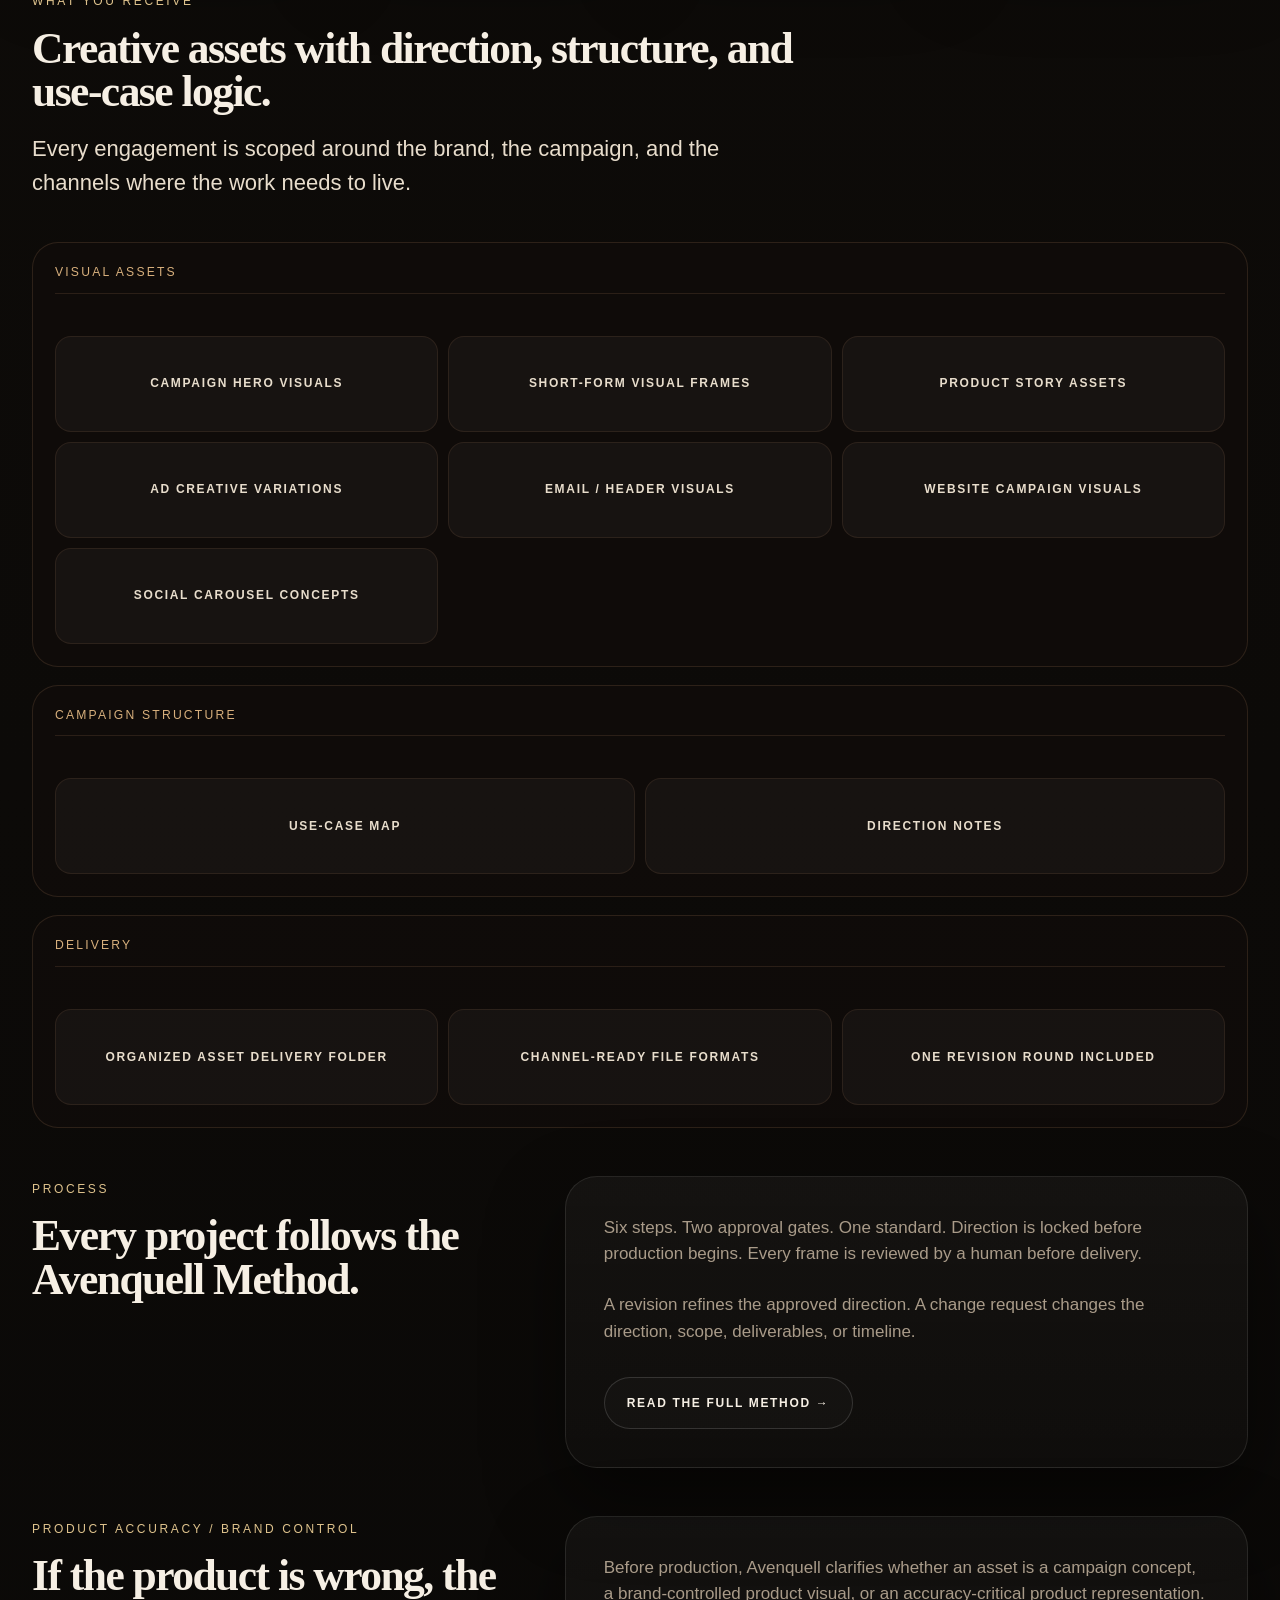
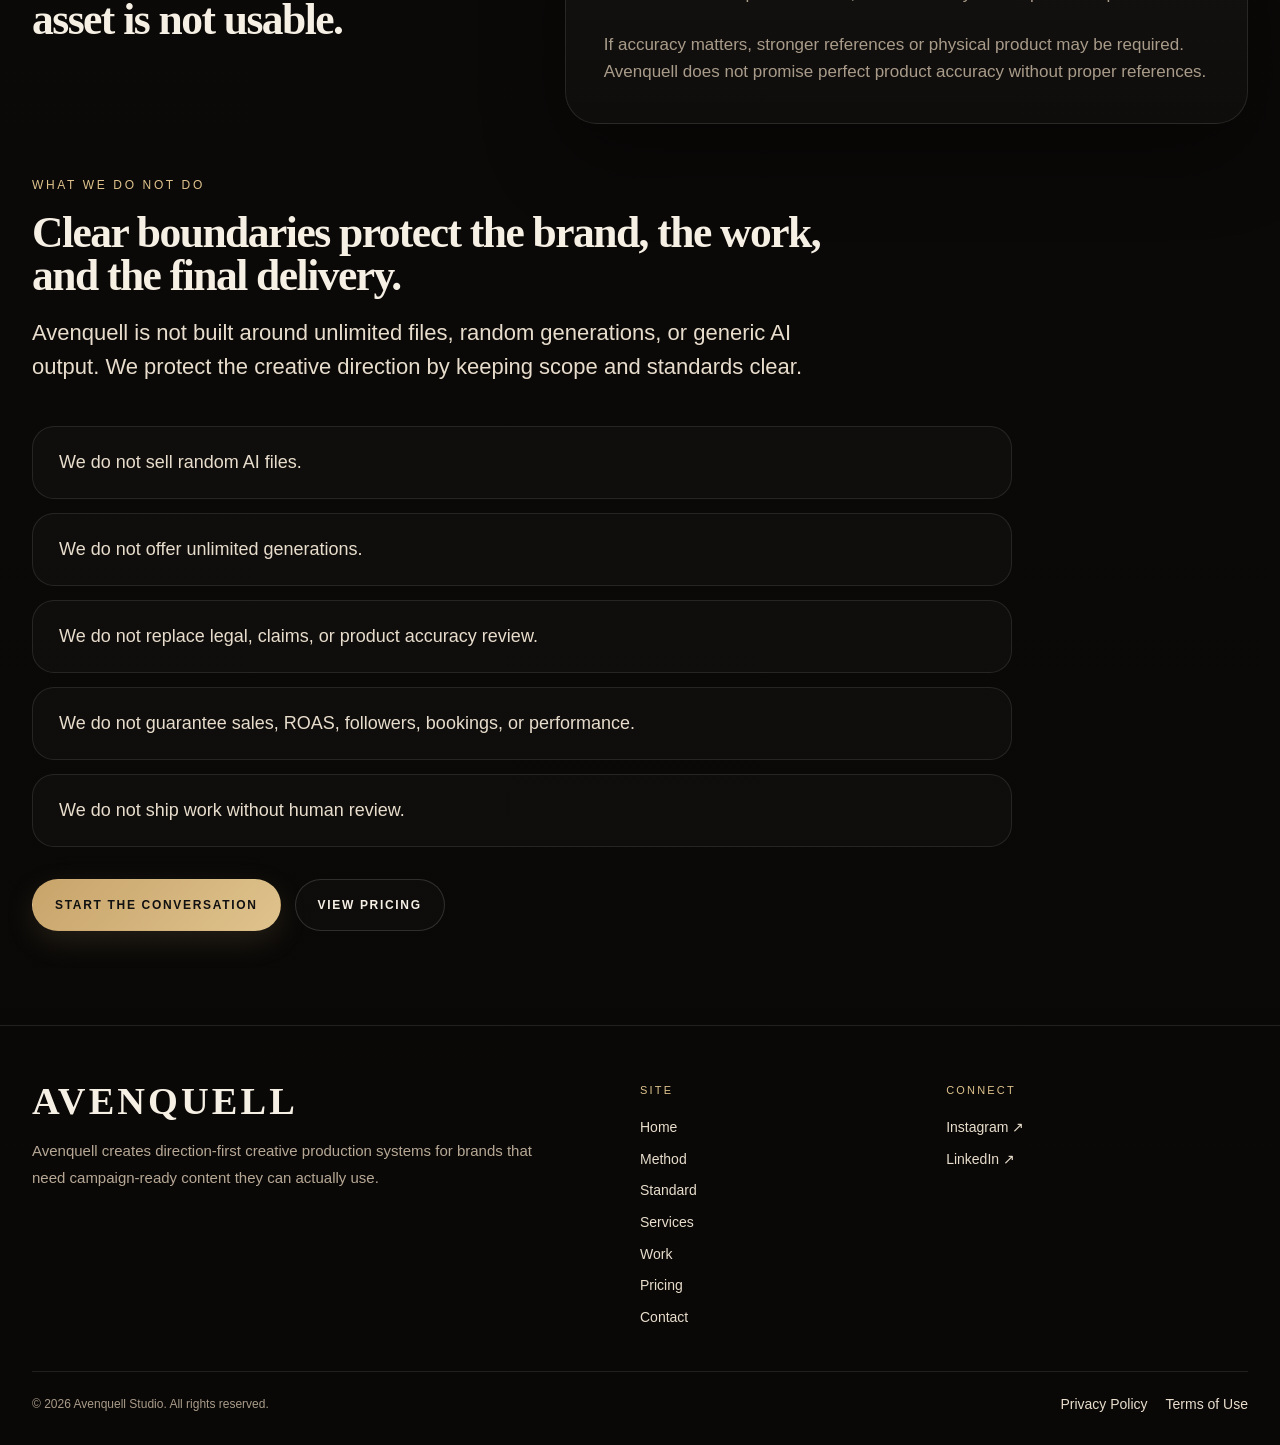
<file: services/index.html>
<!DOCTYPE html>
<html lang="en">
<head>
  <meta charset="UTF-8" />
  <meta name="viewport" content="width=device-width, initial-scale=1.0" />

  <title>Services & Verticals | Avenquell Studio</title>
  <meta 
    name="description" 
    content="Avenquell Studio creates direction-first creative production systems for premium brands across fashion, beauty, boutique hospitality, and wellness." 
  />

  <link rel="icon" type="image/x-icon" href="/assets/favicon-black.ico">
  <link rel="icon" type="image/png" sizes="32x32" href="/assets/favicon-black-32.png">
  <link rel="icon" type="image/png" sizes="16x16" href="/assets/favicon-black-16.png">
  <link rel="apple-touch-icon" sizes="180x180" href="/assets/apple-touch-black.png">

  <meta property="og:title" content="Services & Verticals | Avenquell Studio" />
  <meta property="og:description" content="Direction-first creative production systems for brands that need campaign-ready content." />
  <meta property="og:type" content="website" />
  <meta property="og:url" content="https://avenquell.com/services/" />
  <meta property="og:image" content="https://avenquell.com/assets/avenquell-hero-v2.png" />
  <meta property="og:site_name" content="Avenquell Studio" />

  <meta name="twitter:card" content="summary_large_image" />
  <meta name="twitter:title" content="Services & Verticals | Avenquell Studio" />
  <meta name="twitter:description" content="Direction-first creative production systems for premium brands." />
  <meta name="twitter:image" content="https://avenquell.com/assets/avenquell-hero-v2.png" />

  <link rel="canonical" href="https://avenquell.com/services/" />
  <link rel="stylesheet" href="/style.css">

  <style>
    /* Work dropdown navigation */
    .nav-item-dropdown {
      position: relative;
      display: inline-flex;
      align-items: center;
    }

    .nav-dropdown-toggle {
      display: inline-flex;
      align-items: center;
      gap: 0;
    }

    .nav-dropdown-toggle::after {
      content: "";
    }

    .nav-dropdown-menu {
      position: absolute;
      top: 100%;
      left: 50%;
      transform: translateX(-50%);
      min-width: 230px;
      padding: 18px 10px 10px;
      border: 1px solid rgba(184, 135, 93, 0.25);
      background: rgba(255, 252, 247, 0.98);
      box-shadow: 0 18px 45px rgba(15, 12, 9, 0.12);
      opacity: 0;
      visibility: hidden;
      pointer-events: none;
      z-index: 1000;
    }

    .nav-dropdown-menu::before {
      content: "";
      position: absolute;
      left: 0;
      right: 0;
      top: -14px;
      height: 14px;
    }

    .nav-item-dropdown:hover .nav-dropdown-menu,
    .nav-item-dropdown:focus-within .nav-dropdown-menu {
      opacity: 1;
      visibility: visible;
      pointer-events: auto;
    }

    .nav-dropdown-menu a {
      display: block;
      padding: 10px 12px;
      text-decoration: none;
      white-space: nowrap;
    }

    .nav-dropdown-menu a:hover {
      background: rgba(184, 135, 93, 0.08);
    }

    .nav-dropdown-label {
      display: block;
      font-size: 10px;
      letter-spacing: 0.18em;
      text-transform: uppercase;
      color: #B8875D;
      margin-bottom: 2px;
    }

    .nav-dropdown-title {
      display: block;
    }

    @media (max-width: 860px) {
      .nav-item-dropdown {
        display: block;
      }

      .nav-dropdown-menu {
        position: static;
        transform: none;
        min-width: 0;
        padding: 0 0 0 14px;
        border: 0;
        background: transparent;
        box-shadow: none;
        opacity: 1;
        visibility: visible;
        pointer-events: auto;
      }

      .nav-dropdown-menu::before {
        display: none;
      }

      .nav-dropdown-menu a {
        padding: 8px 0;
      }
    }


    /* Services Diagnose / Fix / Grow structure */
    .services-stage-map {
      margin-top: 34px;
      padding-top: 28px;
      border-top: 1px solid rgba(184, 135, 93, 0.16);
    }

    .services-stage-map-grid {
      display: grid;
      grid-template-columns: repeat(3, minmax(0, 1fr));
      gap: 22px;
      margin-top: 20px;
      align-items: stretch;
    }

    .services-stage-map-column {
      min-height: 100%;
      padding: 30px 30px 26px;
      border-radius: 30px;
      border: 1px solid rgba(184, 135, 93, 0.20);
      background:
        linear-gradient(180deg, rgba(26, 20, 16, 0.95), rgba(15, 12, 10, 0.98)),
        rgba(15, 12, 10, 0.96);
      box-shadow: inset 0 1px 0 rgba(255, 255, 255, 0.04);
    }

    .services-stage-map-column .eyebrow {
      display: inline-block;
      margin-bottom: 20px;
    }

    .services-stage-map-column a {
      display: block;
      margin: 0;
      padding: 8px 0;
      text-decoration: none;
      color: rgba(255, 248, 241, 0.92);
      font-size: clamp(1.1rem, 1.8vw, 1.4rem);
      line-height: 1.35;
    }

    .services-stage-map-column a:hover {
      color: #f4ddbe;
    }

    .services-stage-map-note {
      margin-top: 22px;
      max-width: 780px;
    }

    .services-stage-header {
      margin-bottom: 28px;
    }

    .services-stage-header h2 {
      margin-bottom: 10px;
    }

    .service-anchor {
      scroll-margin-top: 120px;
    }

    /* What You Receive — integrated group styling */
    .deliverables-grouped {
      display: grid;
      gap: 18px;
      margin-top: 28px;
    }

    .deliverables-group {
      padding: 22px;
      border: 1px solid rgba(184, 135, 93, 0.18);
      border-radius: 26px;
      background: rgba(18, 14, 11, 0.56);
    }

    .deliverables-group-label {
      display: block;
      margin: 0 0 16px;
      padding-bottom: 13px;
      border-bottom: 1px solid rgba(184, 135, 93, 0.16);
      color: #d8b07d;
      font-size: 0.76rem;
      line-height: 1.2;
      letter-spacing: 0.18em;
      text-transform: uppercase;
    }

    .deliverables-grid {
      display: grid;
      grid-template-columns: repeat(2, minmax(0, 1fr));
      gap: 10px;
    }

    .deliverable-item {
      margin: 0;
      padding: 15px 16px;
      border: 1px solid rgba(184, 135, 93, 0.13);
      border-radius: 16px;
      background: rgba(255, 252, 247, 0.035);
      line-height: 1.35;
    }

    @media (min-width: 861px) {
      .deliverables-group:first-child .deliverables-grid {
        grid-template-columns: repeat(3, minmax(0, 1fr));
      }

      .deliverables-group:nth-child(3) .deliverables-grid {
        grid-template-columns: repeat(3, minmax(0, 1fr));
      }
    }

    @media (max-width: 860px) {
      .deliverables-grouped {
        gap: 14px;
        margin-top: 20px;
      }

      .deliverables-group {
        padding: 18px;
        border-radius: 22px;
      }

      .deliverables-group-label {
        margin-bottom: 12px;
        padding-bottom: 11px;
      }

      .deliverables-grid {
        grid-template-columns: 1fr;
        gap: 8px;
      }

      .deliverable-item {
        padding: 13px 14px;
        border-radius: 14px;
      }
    }

    /* Compact vertical rhythm between the service and information sections. */
    .services-section {
      padding-bottom: 24px !important;
    }

    #diagnose,
    #fix,
    #grow,
    .fit-section,
    .deliverables-section,
    .process-section,
    .product-accuracy-section,
    .not-do-section {
      padding-top: 24px !important;
      padding-bottom: 24px !important;
    }

    @media (max-width: 860px) {
      .services-section {
        padding-bottom: 14px !important;
      }

      #diagnose,
      #fix,
      #grow,
      .fit-section,
      .deliverables-section,
      .process-section,
      .product-accuracy-section,
      .not-do-section {
        padding-top: 14px !important;
        padding-bottom: 14px !important;
      }

      .services-stage-map-grid {
        grid-template-columns: 1fr;
      }

      .services-stage-map-column {
        padding: 24px 22px;
        border-radius: 26px;
      }
    }

  </style>
</head>

<body>
  <header class="site-header">
    <div class="container nav">
      <a href="/" class="brand">
        <img class="brand-mark" src="/assets/logo.png" alt="Avenquell Studio logo" />
        <div class="brand-copy">
          <span class="brand-title">Avenquell Studio</span>
          <span class="brand-subtitle">Direction before production. Diagnosis before spend.</span>
        </div>
      </a>

      <nav class="nav-links-desktop">
        <a href="/">Home</a>
        <a href="/method/">Method</a>
        <a href="/standard/">Standard</a>
        <a href="/services/" class="active">Services</a>
        <div class="nav-item-dropdown">
          <a href="/work/" class="nav-dropdown-toggle">Work</a>
          <div class="nav-dropdown-menu">
            <a href="/work/">
              <span class="nav-dropdown-label">Overview</span>
              <span class="nav-dropdown-title">All Work / Concept Studies</span>
            </a>
            <a href="/work/cs01/">
              <span class="nav-dropdown-label">Case Study 01</span>
              <span class="nav-dropdown-title">Premium Home Fragrance Launch</span>
            </a>
          </div>
        </div>
        <a href="/pricing/">Pricing</a>
        <a href="/contact/">Contact</a>
        <a class="nav-cta" href="/contact/">Request the Deck</a>
      </nav>

      <div class="mobile-menu-wrap">
        <button class="menu-button" id="menuButton" aria-label="Toggle navigation" aria-expanded="false" aria-controls="navMenu" type="button">
          <span>Menu</span>
          <span class="menu-icon" aria-hidden="true">
            <span></span><span></span><span></span>
          </span>
        </button>

        <div class="nav-menu" id="navMenu">
          <nav class="nav-links-mobile">
            <a href="/">Home</a>
            <a href="/method/">Method</a>
            <a href="/standard/">Standard</a>
            <a href="/services/" class="active">Services</a>
            <div class="nav-item-dropdown">
              <a href="/work/" class="nav-dropdown-toggle">Work</a>
              <div class="nav-dropdown-menu">
                <a href="/work/">
                  <span class="nav-dropdown-label">Overview</span>
                  <span class="nav-dropdown-title">All Work / Concept Studies</span>
                </a>
                <a href="/work/cs01/">
                  <span class="nav-dropdown-label">Case Study 01</span>
                  <span class="nav-dropdown-title">Premium Home Fragrance Launch</span>
                </a>
              </div>
            </div>
            <a href="/pricing/">Pricing</a>
            <a href="/contact/">Contact</a>
            <a href="/contact/">Request the Deck</a>
          </nav>
        </div>
      </div>
    </div>
  </header>

  <main>

    <!-- ═══════════════════════════
         01 · HERO + VERTICALS
    ════════════════════════════ -->
    <section class="section services-section">
      <div class="container">
        <div class="section-header">
          <span class="eyebrow">Services &amp; Verticals</span>
          <h1>Every service starts with a clear problem.</h1>
          <p class="lead">
            We work in three stages — diagnosis, execution, ongoing systems. Most clients start with a diagnostic. Some come with a defined project. A few are ready for a monthly system. All three paths lead to the same standard.
          </p>
        </div>

        <div class="services-stage-map" aria-label="Avenquell service paths">
          <div class="services-stage-map-grid">
            <div class="services-stage-map-column">
              <span class="eyebrow">DIAGNOSE</span>
              <a href="#premium-visual-audit">Premium Visual Audit</a>
              <a href="#ad-diagnostic">Ad Diagnostic</a>
              <a href="#marketing-research">Marketing Research</a>
            </div>

            <div class="services-stage-map-column">
              <span class="eyebrow">FIX</span>
              <a href="#conversion-foundation">Conversion Foundation</a>
              <a href="#campaign-build">Campaign Build</a>
              <a href="#website">Website</a>
              <a href="#strategy-positioning">Strategy &amp; Positioning</a>
              <a href="#launch-creative-package">Launch Creative Package</a>
            </div>

            <div class="services-stage-map-column">
              <span class="eyebrow">GROW</span>
              <a href="#monthly-creative-content-system">Monthly Creative Content System</a>
              <a href="#paid-media-management">Paid Media Management</a>
              <a href="#content-plan-scripts">Content Plan &amp; Scripts</a>
              <a href="#analytics-reporting">Analytics &amp; Reporting</a>
              <a href="#quantitative-segment-analytics">Quantitative &amp; Segment Analytics</a>
              <a href="#full-creative-strategy-system">Full Creative &amp; Strategy System</a>
            </div>
          </div>
          <p class="services-stage-map-note">You don't have to start at the beginning. You start where the problem is.</p>
        </div>

        <!-- VERTICALS GRID — unchanged -->
        <div class="verticals-visual-grid">
          <article class="vertical-visual-card">
            <img src="/assets/moodboard-fashion.jpeg" alt="DTC fashion and apparel visual direction by Avenquell Studio" />
            <div class="vertical-visual-label">DTC Fashion / Apparel</div>
            <p class="vertical-visual-desc">Launch assets, collection campaigns, editorial concepts, and seasonal social systems for product-forward fashion brands.</p>
          </article>

          <article class="vertical-visual-card">
            <img src="/assets/moodboard-skincare.jpeg" alt="Beauty and skincare visual direction by Avenquell Studio" />
            <div class="vertical-visual-label">Beauty / Skincare</div>
            <p class="vertical-visual-desc">Controlled editorial visuals for beauty brands that need product stories, launch assets, and monthly content — with product accuracy built into the process.</p>
          </article>

          <article class="vertical-visual-card">
            <img src="/assets/moodboard-hospitality.jpeg" alt="Boutique hospitality visual direction by Avenquell Studio" />
            <div class="vertical-visual-label">Boutique Hospitality</div>
            <p class="vertical-visual-desc">Atmosphere-led visual systems for boutique hotels, restaurants, and experience-driven brands that need campaign-ready content without a full creative team.</p>
          </article>

          <article class="vertical-visual-card">
            <img src="/assets/moodboard-supplements.jpeg" alt="Wellness and supplements visual direction by Avenquell Studio" />
            <div class="vertical-visual-label">Wellness / Supplements</div>
            <p class="vertical-visual-desc">Editorial-first visual production for wellness and supplement brands — clean, intentional, and compliant with the boundary between aesthetics and efficacy claims.</p>
          </article>
        </div>
      </div>
    </section>

    <!-- ═══════════════════════════
         02 · DIAGNOSE
    ════════════════════════════ -->
    <section id="diagnose" class="section">
      <div class="container">
        <div class="services-stage-header">
          <span class="eyebrow">Diagnose</span>
          <h2>Diagnose</h2>
          <p class="lead">Paid diagnostics that tell you what is wrong, in writing, before you spend more.</p>
        </div>

        <div class="cards">
          <article id="premium-visual-audit" class="card service-anchor">
            <span class="card-tag">One-time · 3 business days</span>
            <h3>Premium Visual Audit</h3>
            <div class="price">$1,500 — visual review</div>
            <div class="price">$2,500 — visual review plus performance read</div>
            <p>
              A paid visual diagnostic for brands that need direction before production.
              Both tiers include a full review of your current visual system and a defined
              production scope with fixed pricing.
            </p>
            <p>
              The $2,500 tier adds a read of your own numbers: you send your post and ad
              creative stats, and we connect what the visuals are doing to how people
              actually responded. No account access required.
            </p>
            <p>
              <strong>Three business days from the point we have everything we need from you.</strong>
            </p>
            <div class="section-actions">
              <a class="btn btn-secondary" href="/contact/">Book the Audit</a>
            </div>
          </article>

          <article id="ad-diagnostic" class="card service-anchor">
            <h3>Ad Diagnostic</h3>
            <div class="price">$3,500</div>
            <p>We identify where your ad budget is going and why it isn't producing results — including a check that your measurement is real.</p>
            <p>Includes 3–5 ready-to-run ad concepts. Signed by Iryna. We name the cause — or we refund you.</p>
            <p>You upload your exports. No account access required. Delivered in 5 business days from a complete upload.</p>
            <div class="section-actions">
              <a class="btn btn-secondary" href="https://links.avenquell.com/review">Get the Ad Diagnostic →</a>
            </div>
          </article>

          <article id="marketing-research" class="card service-anchor">
            <h3>Marketing Research</h3>
            <div class="price">$7,500 · 2 weeks / $12,500 · 4 weeks</div>
            <p>For brands without their own data history. We map your buyers, their language, your competitive position, and where your message needs to go.</p>
            <p>The $12,500 tier adds buyer interviews, analysis of your existing data, and live message testing.</p>
            <p>Content planning and media planning are not included.</p>
            <div class="section-actions">
              <a class="btn btn-secondary" href="/contact/">Start the Conversation →</a>
            </div>
          </article>
        </div>
      </div>
    </section>

    <!-- ═══════════════════════════
         03 · FIX
    ════════════════════════════ -->
    <section id="fix" class="section">
      <div class="container">
        <div class="services-stage-header">
          <span class="eyebrow">Fix</span>
          <h2>Fix what needs fixing.</h2>
          <p class="lead">One project, scoped after diagnosis. Price locked before production starts.</p>
        </div>

        <div class="cards">
          <article id="conversion-foundation" class="card service-anchor">
            <h3>Conversion Foundation</h3>
            <div class="price">$6,500 / $9,500 with server-side tracking</div>
            <p>Landing page, lead tracking, and revenue attribution — built as one product. We don't sell the landing page separately from the measurement.</p>
            <div class="section-actions">
              <a class="btn btn-secondary" href="/contact/">Start the Conversation →</a>
            </div>
          </article>

          <article id="campaign-build" class="card service-anchor">
            <h3>Campaign Build</h3>
            <div class="price">$2,500 per channel</div>
            <p>One-time build or rebuild of a Meta or Google campaign: structure, audiences, bidding, and UTM tagging. One channel per project.</p>
            <div class="section-actions">
              <a class="btn btn-secondary" href="/contact/">Start the Conversation →</a>
            </div>
          </article>

          <article id="website" class="card service-anchor">
            <h3>Website</h3>
            <div class="price">$9,500 / $14,000 in regulated categories</div>
            <p>A site built around your offer. Lead tracking and revenue attribution are not included — that's Conversion Foundation.</p>
            <div class="section-actions">
              <a class="btn btn-secondary" href="/contact/">Start the Conversation →</a>
            </div>
          </article>

          <article id="strategy-positioning" class="card service-anchor">
            <h3>Strategy &amp; Positioning</h3>
            <div class="price">From $5,000</div>
            <p>Your segments, competitors, positioning, and offer — delivered as a working document you keep.</p>
            <div class="section-actions">
              <a class="btn btn-secondary" href="/contact/">Start the Conversation →</a>
            </div>
          </article>

          <article id="launch-creative-package" class="card service-anchor">
            <span class="card-tag">Project-based · 2–4 weeks</span>
            <h3>Launch Creative Package</h3>
            <div class="price">From $6,500</div>
            <p>
              A structured creative production project for launches, product stories,
              campaign concepts, and seasonal creative needs. Scoped to your brief,
              channel requirements, and delivery timeline.
            </p>
            <div class="section-actions">
              <a class="btn btn-secondary" href="/contact/">Plan a Launch</a>
            </div>
          </article>
        </div>
      </div>
    </section>

    <!-- ═══════════════════════════
         04 · GROW
    ════════════════════════════ -->
    <section id="grow" class="section">
      <div class="container">
        <div class="services-stage-header">
          <span class="eyebrow">Grow</span>
          <h2>Systems that run month to month.</h2>
          <p class="lead">Marketing services require a 3-month minimum, then monthly with 30 days' notice. The Monthly Creative Content System runs on a 2-month minimum. Ad budgets go directly to the platforms. All accounts are set up in your name.</p>
        </div>

        <div class="cards">
          <article id="monthly-creative-content-system" class="card highlight-card service-anchor">
            <span class="card-tag">Flagship · 2-month minimum</span>
            <h3>Monthly Creative Content System</h3>
            <div class="price">From $9,500/mo</div>
            <p>
              A recurring direction-first production system for brands that need ongoing
              visual consistency, campaign-ready assets, and monthly creative support —
              without rebuilding direction from zero every month.
            </p>
            <p>No annual contract. Month-to-month after the initial two cycles.</p>
            <div class="section-actions">
              <a class="btn btn-primary" href="/contact/">Request the Deck</a>
            </div>
          </article>

          <article id="paid-media-management" class="card service-anchor">
            <h3>Paid Media Management</h3>
            <div class="price">$3,500/mo first channel · +$1,500 each additional</div>
            <p>Above $10K monthly ad spend: 15% from $10K, 12% from $30K, 10% from $50K, 8% from $100K — percentage steps down as spend grows.</p>
            <p>Reporting ties spend to outcomes, not impressions. Ad budget goes directly to the platforms. We name the person running your account.</p>
            <div class="section-actions">
              <a class="btn btn-secondary" href="/contact/">Start the Conversation →</a>
            </div>
          </article>

          <article id="content-plan-scripts" class="card service-anchor">
            <h3>Content Plan &amp; Scripts</h3>
            <div class="price">From $5,000/mo</div>
            <p>A monthly content plan and scripts your team publishes. Posting and community management are not included.</p>
            <div class="section-actions">
              <a class="btn btn-secondary" href="/contact/">Start the Conversation →</a>
            </div>
          </article>

          <article id="analytics-reporting" class="card service-anchor">
            <h3>Analytics &amp; Reporting</h3>
            <div class="price">$2,500/mo</div>
            <p>A monthly report built from your data exports: what worked, what didn't, what to do next. Analytics setup is not included.</p>
            <div class="section-actions">
              <a class="btn btn-secondary" href="/contact/">Start the Conversation →</a>
            </div>
          </article>

          <article id="quantitative-segment-analytics" class="card service-anchor">
            <h3>Quantitative &amp; Segment Analytics</h3>
            <div class="price">From $5,000 · one-time</div>
            <p>Who is actually buying and where your best customers come from — analyzed from your exports. We work from files you send, not direct database access.</p>
            <div class="section-actions">
              <a class="btn btn-secondary" href="/contact/">Start the Conversation →</a>
            </div>
          </article>

          <article id="full-creative-strategy-system" class="card service-anchor">
            <h3>Full Creative &amp; Strategy System</h3>
            <div class="price">$12,500/mo — one primary segment and channel</div>
            <div class="price">$18,000/mo — two to three segments, each with its own funnel and content plan</div>
            <p>Strategy, content plan and scripts, visual production, and a monthly report. Paid media management is not included.</p>
            <div class="section-actions">
              <a class="btn btn-secondary" href="/contact/">Start the Conversation →</a>
            </div>
          </article>
        </div>

        <div class="services-discovery-block">
          <span class="eyebrow">Discovery-Only Offers</span>
          <p>The following offers are available based on project fit and are not listed publicly. They are surfaced through the inquiry process when scope, brand stage, and timeline align. <a href="/contact/">Contact us to discuss →</a></p>
          <p class="discovery-list">Brand Direction Intensive &nbsp;·&nbsp; Beauty Visual Content Package &nbsp;·&nbsp; Premium Local Visual Refresh</p>
        </div>
      </div>
    </section>

    <!-- ═══════════════════════════
         03 · WHO IT'S FOR
    ════════════════════════════ -->
    <section class="section fit-section">
      <div class="container">
        <div class="section-header">
          <span class="eyebrow">Who Avenquell Is For</span>
          <h2>For brands preparing content that needs to look intentional, controlled, and campaign-ready.</h2>
          <p class="lead">
            Avenquell is built for premium brands that need more than pretty visuals. We support launches,
            seasonal campaigns, campaign refreshes, and monthly creative systems where every asset has a job.
          </p>
        </div>

        <div class="fit-grid">
          <article class="fit-card">
            <span class="fit-number">01</span>
            <h3>Product Launches</h3>
            <p>For brands preparing a new product, collection, offer, or campaign moment. Launch assets need a direction system, not a folder of random images.</p>
          </article>

          <article class="fit-card">
            <span class="fit-number">02</span>
            <h3>Monthly Content Needs</h3>
            <p>For brands that need recurring visuals without rebuilding direction from zero every month. The system creates consistency, not just volume.</p>
          </article>

          <article class="fit-card">
            <span class="fit-number">03</span>
            <h3>Visual Diagnostic</h3>
            <p>For brands that need clarity before production. Start with the Premium Visual Audit to define direction, identify creative opportunities, and lock the next production scope.</p>
          </article>

          <article class="fit-card">
            <span class="fit-number">04</span>
            <h3>Campaign Refresh</h3>
            <p>For brands that need stronger visuals for social, email, web, or paid creative. Existing direction refined and production rebuilt around real use cases.</p>
          </article>
        </div>
      </div>
    </section>

    <!-- ═══════════════════════════
         04 · WHAT YOU RECEIVE
    ════════════════════════════ -->
    <section class="section deliverables-section">
      <div class="container">
        <div class="section-header">
          <span class="eyebrow">What You Receive</span>
          <h2>Creative assets with direction, structure, and use-case logic.</h2>
          <p class="lead">
            Every engagement is scoped around the brand, the campaign, and the channels where the work needs to live.
          </p>
        </div>

        <div class="deliverables-grouped">

          <div class="deliverables-group">
            <span class="deliverables-group-label">Visual Assets</span>
            <div class="deliverables-grid">
              <div class="deliverable-item">Campaign hero visuals</div>
              <div class="deliverable-item">Short-form visual frames</div>
              <div class="deliverable-item">Product story assets</div>
              <div class="deliverable-item">Ad creative variations</div>
              <div class="deliverable-item">Email / header visuals</div>
              <div class="deliverable-item">Website campaign visuals</div>
              <div class="deliverable-item">Social carousel concepts</div>
            </div>
          </div>

          <div class="deliverables-group">
            <span class="deliverables-group-label">Campaign Structure</span>
            <div class="deliverables-grid">
              <div class="deliverable-item">Use-case map</div>
              <div class="deliverable-item">Direction notes</div>
            </div>
          </div>

          <div class="deliverables-group">
            <span class="deliverables-group-label">Delivery</span>
            <div class="deliverables-grid">
              <div class="deliverable-item">Organized asset delivery folder</div>
              <div class="deliverable-item">Channel-ready file formats</div>
              <div class="deliverable-item">One revision round included</div>
            </div>
          </div>

        </div>
      </div>
    </section>

    <!-- ═══════════════════════════
         05 · PROCESS — LINK TO METHOD
    ════════════════════════════ -->
    <section class="section process-section">
      <div class="container split">
        <div>
          <span class="eyebrow">Process</span>
          <h2>Every project follows the Avenquell Method.</h2>
        </div>
        <div class="panel">
          <p>Six steps. Two approval gates. One standard. Direction is locked before production begins. Every frame is reviewed by a human before delivery.</p>
          <br />
          <p>A revision refines the approved direction. A change request changes the direction, scope, deliverables, or timeline.</p>
          <div class="section-actions">
            <a class="btn btn-secondary" href="/method/">Read the Full Method →</a>
          </div>
        </div>
      </div>
    </section>

    <!-- ═══════════════════════════
         06 · PRODUCT ACCURACY
    ════════════════════════════ -->
    <section class="section product-accuracy-section">
      <div class="container split">
        <div>
          <span class="eyebrow">Product Accuracy / Brand Control</span>
          <h2>If the product is wrong, the asset is not usable.</h2>
        </div>

        <div class="panel">
          <p>
            Before production, Avenquell clarifies whether an asset is a campaign concept,
            a brand-controlled product visual, or an accuracy-critical product representation.
          </p>
          <br />
          <p>
            If accuracy matters, stronger references or physical product may be required.
            Avenquell does not promise perfect product accuracy without proper references.
          </p>
        </div>
      </div>
    </section>

    <!-- ═══════════════════════════
         07 · WHAT WE DO NOT DO
    ════════════════════════════ -->
    <section class="section not-do-section">
      <div class="container">
        <div class="section-header">
          <span class="eyebrow">What We Do Not Do</span>
          <h2>Clear boundaries protect the brand, the work, and the final delivery.</h2>
          <p class="lead">
            Avenquell is not built around unlimited files, random generations, or generic AI output.
            We protect the creative direction by keeping scope and standards clear.
          </p>
        </div>

        <div class="not-do-list">
          <div class="not-do-item">We do not sell random AI files.</div>
          <div class="not-do-item">We do not offer unlimited generations.</div>
          <div class="not-do-item">We do not replace legal, claims, or product accuracy review.</div>
          <div class="not-do-item">We do not guarantee sales, ROAS, followers, bookings, or performance.</div>
          <div class="not-do-item">We do not ship work without human review.</div>
        </div>

        <div class="section-actions">
          <a class="btn btn-primary" href="/contact/">Start the Conversation</a>
          <a class="btn btn-secondary" href="/pricing/">View Pricing</a>
        </div>
      </div>
    </section>

  </main>

  <footer class="footer">
    <div class="container footer-grid">
      <div class="footer-brand-block">
        <h2 class="footer-logo-text">AVENQUELL</h2>
        <p class="footer-positioning">
          Avenquell creates direction-first creative production systems for brands that need campaign-ready content they can actually use.
        </p>
      </div>

      <div class="footer-column">
        <span class="footer-heading">Site</span>
        <a href="/">Home</a>
        <a href="/method/">Method</a>
        <a href="/standard/">Standard</a>
        <a href="/services/">Services</a>
        <a href="/work/">Work</a>
        <a href="/pricing/">Pricing</a>
        <a href="/contact/">Contact</a>
      </div>

      <div class="footer-column">
        <span class="footer-heading">Connect</span>
        <a href="https://www.instagram.com/avenquell.studio/" target="_blank" rel="noopener noreferrer">Instagram ↗</a>
        <a href="https://www.linkedin.com/company/avenquell-studio/" target="_blank" rel="noopener noreferrer">LinkedIn ↗</a>
      </div>
    </div>

    <div class="container footer-bottom">
      <p>© 2026 Avenquell Studio. All rights reserved.</p>
      <div class="footer-legal">
        <a href="/privacy.html">Privacy Policy</a>
        <a href="/terms.html">Terms of Use</a>
      </div>
    </div>
  </footer>

  <script>
    const menuButton = document.getElementById('menuButton');
    const navMenu = document.getElementById('navMenu');
    const mobileLinks = navMenu.querySelectorAll('a');

    function closeMenu() {
      navMenu.classList.remove('open');
      menuButton.classList.remove('active');
      menuButton.setAttribute('aria-expanded', 'false');
    }

    function openMenu() {
      navMenu.classList.add('open');
      menuButton.classList.add('active');
      menuButton.setAttribute('aria-expanded', 'true');
    }

    menuButton.addEventListener('click', function () {
      navMenu.classList.contains('open') ? closeMenu() : openMenu();
    });

    mobileLinks.forEach(function (link) {
      link.addEventListener('click', closeMenu);
    });

    document.addEventListener('click', function (event) {
      if (!navMenu.contains(event.target) && !menuButton.contains(event.target)) closeMenu();
    });

    document.addEventListener('keydown', function (event) {
      if (event.key === 'Escape') closeMenu();
    });

    window.addEventListener('resize', function () {
      if (window.innerWidth > 860) closeMenu();
    });
  </script>
</body>
</html>
</file>
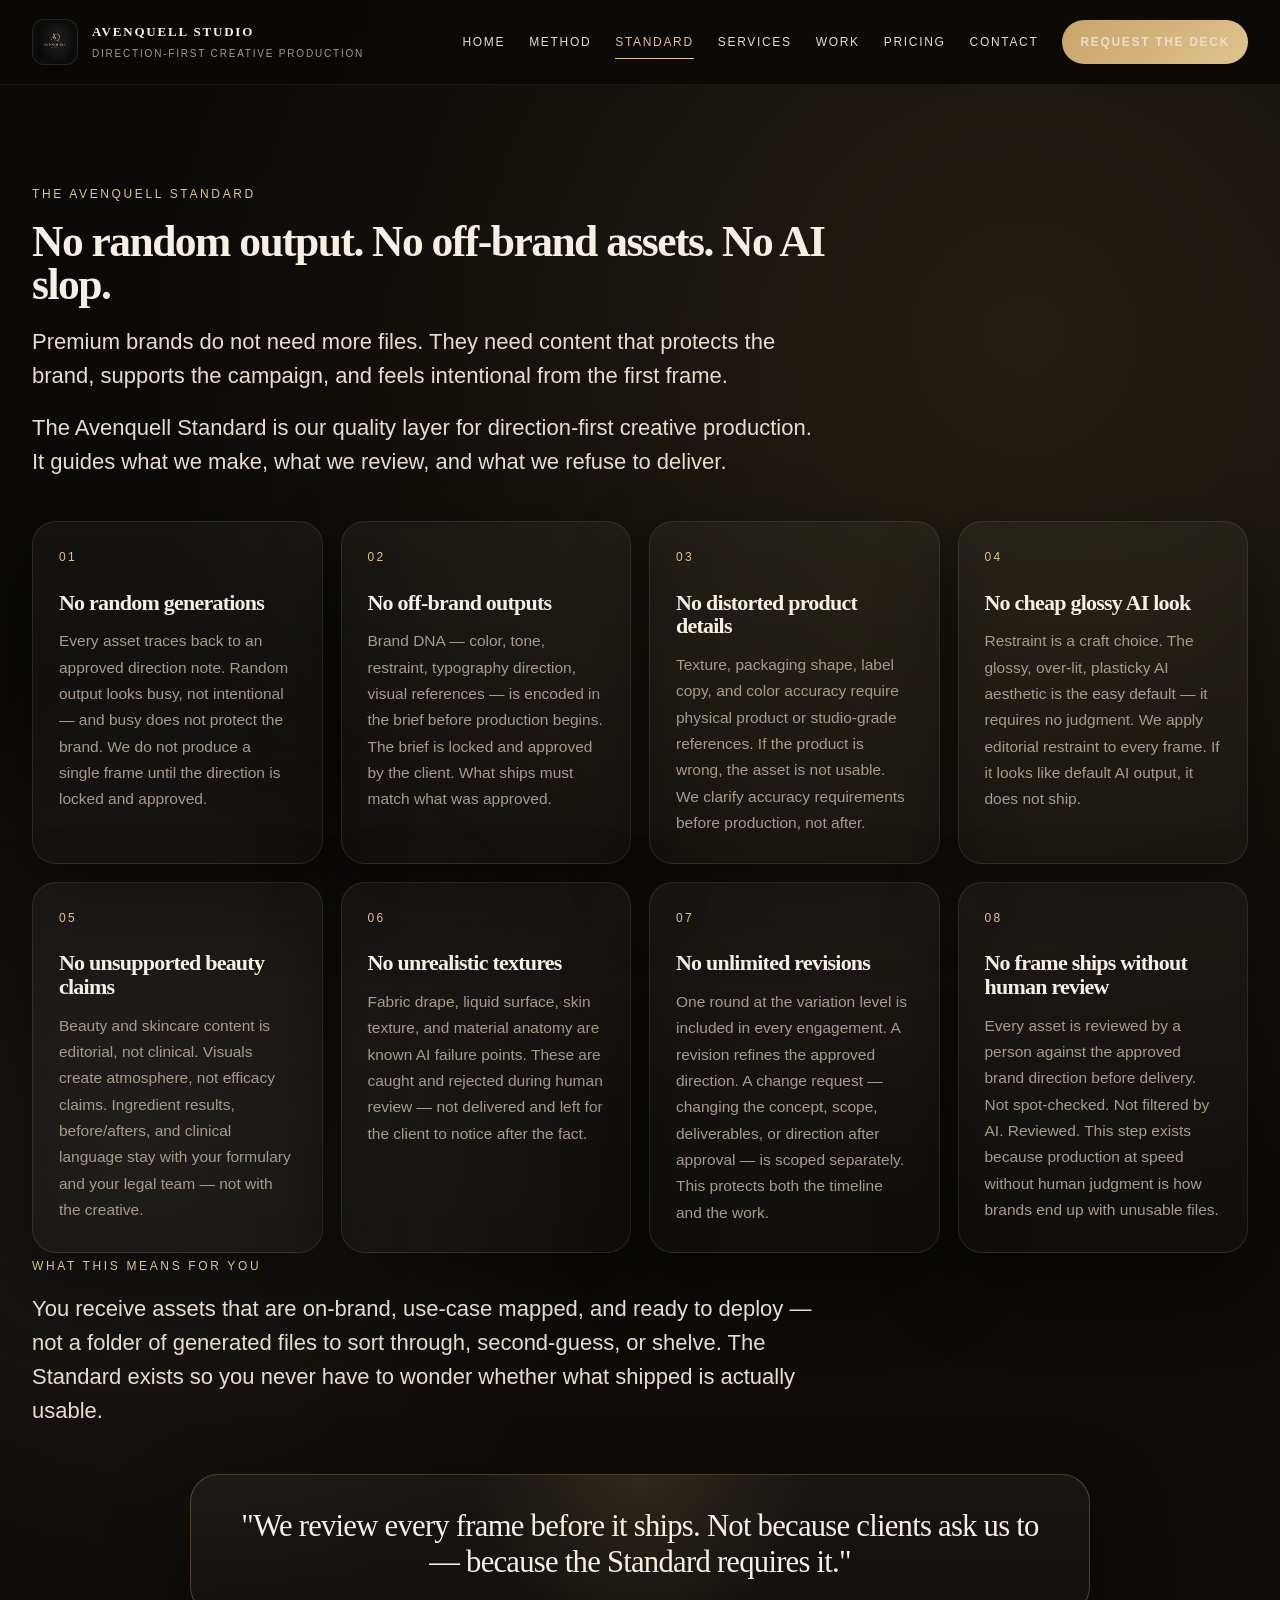
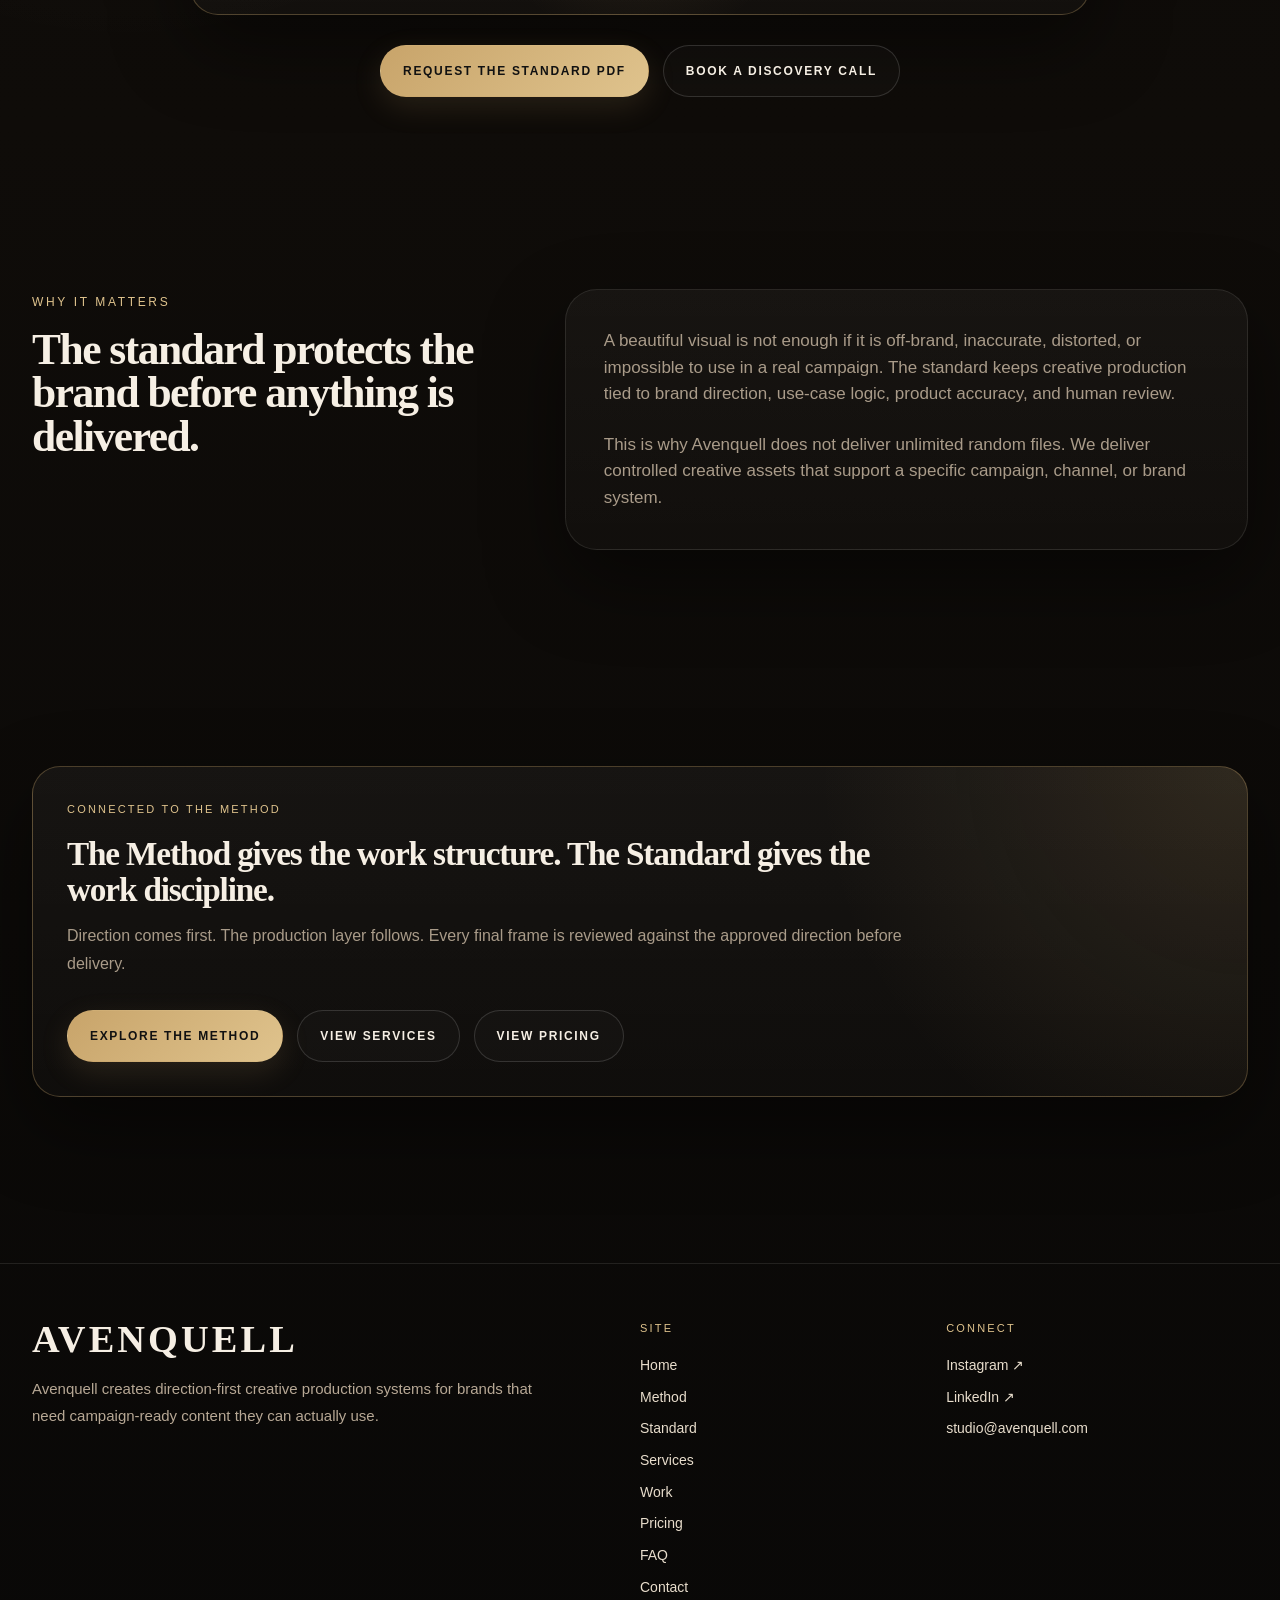
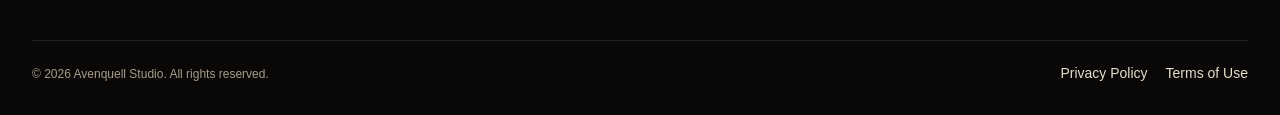
<file: standard/index.html>
<!DOCTYPE html>
<html lang="en">
<head>
  <meta charset="UTF-8" />
  <meta name="viewport" content="width=device-width, initial-scale=1.0" />

  <title>The Avenquell Standard | Avenquell Studio</title>
  <meta 
    name="description" 
    content="The Avenquell Standard is Avenquell Studio's quality layer for direction-first creative production: no random output, no off-brand assets, and no AI slop." 
  />

  <link rel="icon" type="image/x-icon" href="/assets/favicon-black.ico">
  <link rel="icon" type="image/png" sizes="32x32" href="/assets/favicon-black-32.png">
  <link rel="icon" type="image/png" sizes="16x16" href="/assets/favicon-black-16.png">
  <link rel="apple-touch-icon" sizes="180x180" href="/assets/apple-touch-black.png">

  <meta property="og:title" content="The Avenquell Standard | Avenquell Studio" />
  <meta property="og:description" content="No random output. No off-brand assets. No AI slop. A quality standard for direction-first creative production." />
  <meta property="og:type" content="website" />
  <meta property="og:url" content="https://avenquell.com/standard/" />
  <meta property="og:image" content="https://avenquell.com/assets/avenquell-hero-v2.png" />
  <meta property="og:site_name" content="Avenquell Studio" />

  <meta name="twitter:card" content="summary_large_image" />
  <meta name="twitter:title" content="The Avenquell Standard | Avenquell Studio" />
  <meta name="twitter:description" content="A quality layer for direction-first creative production." />
  <meta name="twitter:image" content="https://avenquell.com/assets/avenquell-hero-v2.png" />

  <link rel="canonical" href="https://avenquell.com/standard/" />
  <link rel="stylesheet" href="/style.css">

  <style>
    /* Work dropdown navigation */
    .nav-item-dropdown {
      position: relative;
      display: inline-flex;
      align-items: center;
    }

    .nav-dropdown-toggle {
      display: inline-flex;
      align-items: center;
      gap: 0;
    }

    .nav-dropdown-toggle::after {
      content: "";
    }

    .nav-dropdown-menu {
      position: absolute;
      top: 100%;
      left: 50%;
      transform: translateX(-50%);
      min-width: 230px;
      padding: 18px 10px 10px;
      border: 1px solid rgba(184, 135, 93, 0.25);
      background: rgba(255, 252, 247, 0.98);
      box-shadow: 0 18px 45px rgba(15, 12, 9, 0.12);
      opacity: 0;
      visibility: hidden;
      pointer-events: none;
      z-index: 1000;
    }

    .nav-dropdown-menu::before {
      content: "";
      position: absolute;
      left: 0;
      right: 0;
      top: -14px;
      height: 14px;
    }

    .nav-item-dropdown:hover .nav-dropdown-menu,
    .nav-item-dropdown:focus-within .nav-dropdown-menu {
      opacity: 1;
      visibility: visible;
      pointer-events: auto;
    }

    .nav-dropdown-menu a {
      display: block;
      padding: 10px 12px;
      text-decoration: none;
      white-space: nowrap;
    }

    .nav-dropdown-menu a:hover {
      background: rgba(184, 135, 93, 0.08);
    }

    .nav-dropdown-label {
      display: block;
      font-size: 10px;
      letter-spacing: 0.18em;
      text-transform: uppercase;
      color: #B8875D;
      margin-bottom: 2px;
    }

    .nav-dropdown-title {
      display: block;
    }

    @media (max-width: 860px) {
      .nav-item-dropdown {
        display: block;
      }

      .nav-dropdown-menu {
        position: static;
        transform: none;
        min-width: 0;
        padding: 0 0 0 14px;
        border: 0;
        background: transparent;
        box-shadow: none;
        opacity: 1;
        visibility: visible;
        pointer-events: auto;
      }

      .nav-dropdown-menu::before {
        display: none;
      }

      .nav-dropdown-menu a {
        padding: 8px 0;
      }
    }
  </style>
</head>

<body>
  <header class="site-header">
    <div class="container nav">
      <a href="/" class="brand">
        <img class="brand-mark" src="/assets/logo.png" alt="Avenquell Studio logo" />
        <div class="brand-copy">
          <span class="brand-title">Avenquell Studio</span>
          <span class="brand-subtitle">Direction-First Creative Production</span>
        </div>
      </a>

      <nav class="nav-links-desktop">
        <a href="/">Home</a>
        <a href="/method/">Method</a>
        <a href="/standard/" class="active">Standard</a>
        <a href="/services/">Services</a>
        <div class="nav-item-dropdown">
          <a href="/work/" class="nav-dropdown-toggle">Work</a>
          <div class="nav-dropdown-menu">
            <a href="/work/">
              <span class="nav-dropdown-label">Overview</span>
              <span class="nav-dropdown-title">All Work / Concept Studies</span>
            </a>
            <a href="/work/cs01/">
              <span class="nav-dropdown-label">Case Study 01</span>
              <span class="nav-dropdown-title">Premium Home Fragrance Launch</span>
            </a>
          </div>
        </div>
        <a href="/pricing/">Pricing</a>
        <a href="/contact/">Contact</a>
        <a class="nav-cta" href="/contact/">Request the Deck</a>
      </nav>

      <div class="mobile-menu-wrap">
        <button class="menu-button" id="menuButton" aria-label="Toggle navigation" aria-expanded="false" aria-controls="navMenu" type="button">
          <span>Menu</span>
          <span class="menu-icon" aria-hidden="true">
            <span></span><span></span><span></span>
          </span>
        </button>

        <div class="nav-menu" id="navMenu">
          <nav class="nav-links-mobile">
            <a href="/">Home</a>
            <a href="/method/">Method</a>
            <a href="/standard/" class="active">Standard</a>
            <a href="/services/">Services</a>
            <div class="nav-item-dropdown">
              <a href="/work/" class="nav-dropdown-toggle">Work</a>
              <div class="nav-dropdown-menu">
                <a href="/work/">
                  <span class="nav-dropdown-label">Overview</span>
                  <span class="nav-dropdown-title">All Work / Concept Studies</span>
                </a>
                <a href="/work/cs01/">
                  <span class="nav-dropdown-label">Case Study 01</span>
                  <span class="nav-dropdown-title">Premium Home Fragrance Launch</span>
                </a>
              </div>
            </div>
            <a href="/pricing/">Pricing</a>
            <a href="/contact/">Contact</a>
            <a href="/contact/">Request the Deck</a>
          </nav>
        </div>
      </div>
    </div>
  </header>

  <main>

    <!-- ═══════════════════════════
         THE STANDARD — 8 RULES
    ════════════════════════════ -->
    <section class="section standard-section">
      <div class="container">
        <div class="section-header">
          <span class="eyebrow">The Avenquell Standard</span>
          <h1>No random output. No off-brand assets. No AI slop.</h1>
          <p class="lead">
            Premium brands do not need more files. They need content that protects the brand,
            supports the campaign, and feels intentional from the first frame.
          </p>
          <p class="lead standard-intro">
            The Avenquell Standard is our quality layer for direction-first creative production.
            It guides what we make, what we review, and what we refuse to deliver.
          </p>
        </div>

        <div class="standard-rules-grid">

          <article class="standard-rule-card">
            <span class="standard-number">01</span>
            <h3>No random generations</h3>
            <p>Every asset traces back to an approved direction note. Random output looks busy, not intentional — and busy does not protect the brand. We do not produce a single frame until the direction is locked and approved.</p>
          </article>

          <article class="standard-rule-card">
            <span class="standard-number">02</span>
            <h3>No off-brand outputs</h3>
            <p>Brand DNA — color, tone, restraint, typography direction, visual references — is encoded in the brief before production begins. The brief is locked and approved by the client. What ships must match what was approved.</p>
          </article>

          <article class="standard-rule-card">
            <span class="standard-number">03</span>
            <h3>No distorted product details</h3>
            <p>Texture, packaging shape, label copy, and color accuracy require physical product or studio-grade references. If the product is wrong, the asset is not usable. We clarify accuracy requirements before production, not after.</p>
          </article>

          <article class="standard-rule-card">
            <span class="standard-number">04</span>
            <h3>No cheap glossy AI look</h3>
            <p>Restraint is a craft choice. The glossy, over-lit, plasticky AI aesthetic is the easy default — it requires no judgment. We apply editorial restraint to every frame. If it looks like default AI output, it does not ship.</p>
          </article>

          <article class="standard-rule-card">
            <span class="standard-number">05</span>
            <h3>No unsupported beauty claims</h3>
            <p>Beauty and skincare content is editorial, not clinical. Visuals create atmosphere, not efficacy claims. Ingredient results, before/afters, and clinical language stay with your formulary and your legal team — not with the creative.</p>
          </article>

          <article class="standard-rule-card">
            <span class="standard-number">06</span>
            <h3>No unrealistic textures</h3>
            <p>Fabric drape, liquid surface, skin texture, and material anatomy are known AI failure points. These are caught and rejected during human review — not delivered and left for the client to notice after the fact.</p>
          </article>

          <article class="standard-rule-card">
            <span class="standard-number">07</span>
            <h3>No unlimited revisions</h3>
            <p>One round at the variation level is included in every engagement. A revision refines the approved direction. A change request — changing the concept, scope, deliverables, or direction after approval — is scoped separately. This protects both the timeline and the work.</p>
          </article>

          <article class="standard-rule-card">
            <span class="standard-number">08</span>
            <h3>No frame ships without human review</h3>
            <p>Every asset is reviewed by a person against the approved brand direction before delivery. Not spot-checked. Not filtered by AI. Reviewed. This step exists because production at speed without human judgment is how brands end up with unusable files.</p>
          </article>

        </div>

        <!-- WHAT THIS MEANS FOR YOU -->
        <div class="standard-benefit-block">
          <span class="eyebrow">What This Means For You</span>
          <p class="lead">
            You receive assets that are on-brand, use-case mapped, and ready to deploy —
            not a folder of generated files to sort through, second-guess, or shelve.
            The Standard exists so you never have to wonder whether what shipped is actually usable.
          </p>
        </div>

        <div class="standard-quote-box">
          <p>"We review every frame before it ships. Not because clients ask us to — because the Standard requires it."</p>
        </div>

        <div class="section-actions standard-actions">
          <a class="btn btn-primary" href="/contact/">Request the Standard PDF</a>
          <a class="btn btn-secondary" href="/contact/">Book a Discovery Call</a>
        </div>
      </div>
    </section>

    <!-- ═══════════════════════════
         WHY IT MATTERS
    ════════════════════════════ -->
    <section class="section">
      <div class="container split">
        <div>
          <span class="eyebrow">Why It Matters</span>
          <h2>The standard protects the brand before anything is delivered.</h2>
        </div>

        <div class="panel">
          <p>
            A beautiful visual is not enough if it is off-brand, inaccurate, distorted, or impossible to use
            in a real campaign. The standard keeps creative production tied to brand direction, use-case logic,
            product accuracy, and human review.
          </p>
          <br />
          <p>
            This is why Avenquell does not deliver unlimited random files. We deliver controlled creative assets
            that support a specific campaign, channel, or brand system.
          </p>
        </div>
      </div>
    </section>

    <!-- ═══════════════════════════
         CLOSING — CONNECTED TO METHOD
    ════════════════════════════ -->
    <section class="section">
      <div class="container">
        <div class="case-study-block case-study-dark">
          <span class="case-number">Connected to the Method</span>
          <h3>The Method gives the work structure. The Standard gives the work discipline.</h3>
          <p>
            Direction comes first. The production layer follows. Every final frame is reviewed against the approved
            direction before delivery.
          </p>

          <div class="section-actions">
            <a class="btn btn-primary" href="/method/">Explore the Method</a>
            <a class="btn btn-secondary" href="/services/">View Services</a>
            <a class="btn btn-secondary" href="/pricing/">View Pricing</a>
          </div>
        </div>
      </div>
    </section>

  </main>

  <footer class="footer">
    <div class="container footer-grid">
      <div class="footer-brand-block">
        <h2 class="footer-logo-text">AVENQUELL</h2>
        <p class="footer-positioning">
          Avenquell creates direction-first creative production systems for brands that need campaign-ready content they can actually use.
        </p>
      </div>

      <div class="footer-column">
        <span class="footer-heading">Site</span>
        <a href="/">Home</a>
        <a href="/method/">Method</a>
        <a href="/standard/">Standard</a>
        <a href="/services/">Services</a>
        <a href="/work/">Work</a>
        <a href="/pricing/">Pricing</a>
        <a href="/#faq">FAQ</a>
        <a href="/contact/">Contact</a>
      </div>

      <div class="footer-column">
        <span class="footer-heading">Connect</span>
        <a href="https://www.instagram.com/avenquell.studio/" target="_blank" rel="noopener noreferrer">Instagram ↗</a>
        <a href="https://www.linkedin.com/company/avenquell-studio/" target="_blank" rel="noopener noreferrer">LinkedIn ↗</a>
        <a href="mailto:studio@avenquell.com">studio@avenquell.com</a>
      </div>
    </div>

    <div class="container footer-bottom">
      <p>© 2026 Avenquell Studio. All rights reserved.</p>
      <div class="footer-legal">
        <a href="/privacy.html">Privacy Policy</a>
        <a href="/terms.html">Terms of Use</a>
      </div>
    </div>
  </footer>

  <script>
    const menuButton = document.getElementById('menuButton');
    const navMenu = document.getElementById('navMenu');
    const mobileLinks = navMenu.querySelectorAll('a');

    function closeMenu() {
      navMenu.classList.remove('open');
      menuButton.classList.remove('active');
      menuButton.setAttribute('aria-expanded', 'false');
    }

    function openMenu() {
      navMenu.classList.add('open');
      menuButton.classList.add('active');
      menuButton.setAttribute('aria-expanded', 'true');
    }

    menuButton.addEventListener('click', function () {
      navMenu.classList.contains('open') ? closeMenu() : openMenu();
    });

    mobileLinks.forEach(function (link) {
      link.addEventListener('click', closeMenu);
    });

    document.addEventListener('click', function (event) {
      if (!navMenu.contains(event.target) && !menuButton.contains(event.target)) closeMenu();
    });

    document.addEventListener('keydown', function (event) {
      if (event.key === 'Escape') closeMenu();
    });

    window.addEventListener('resize', function () {
      if (window.innerWidth > 860) closeMenu();
    });
  </script>
</body>
</html>
</file>
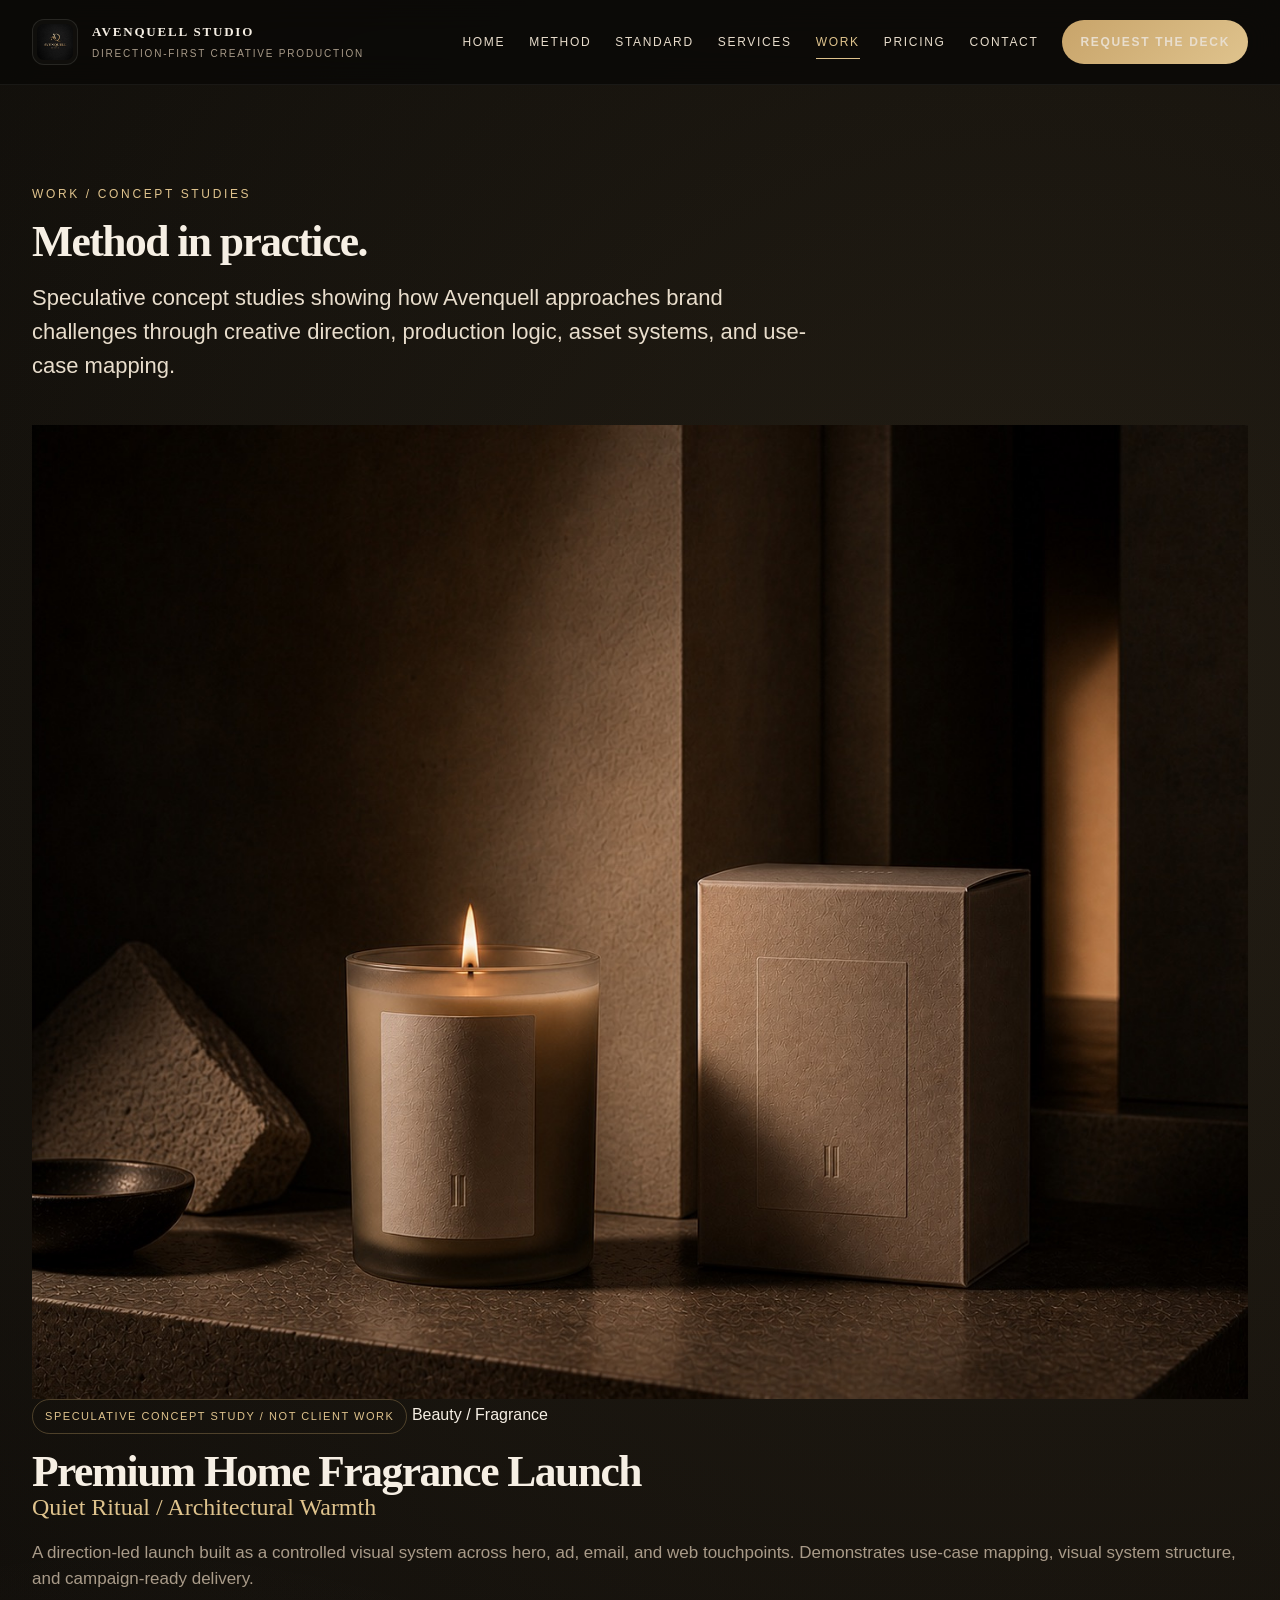
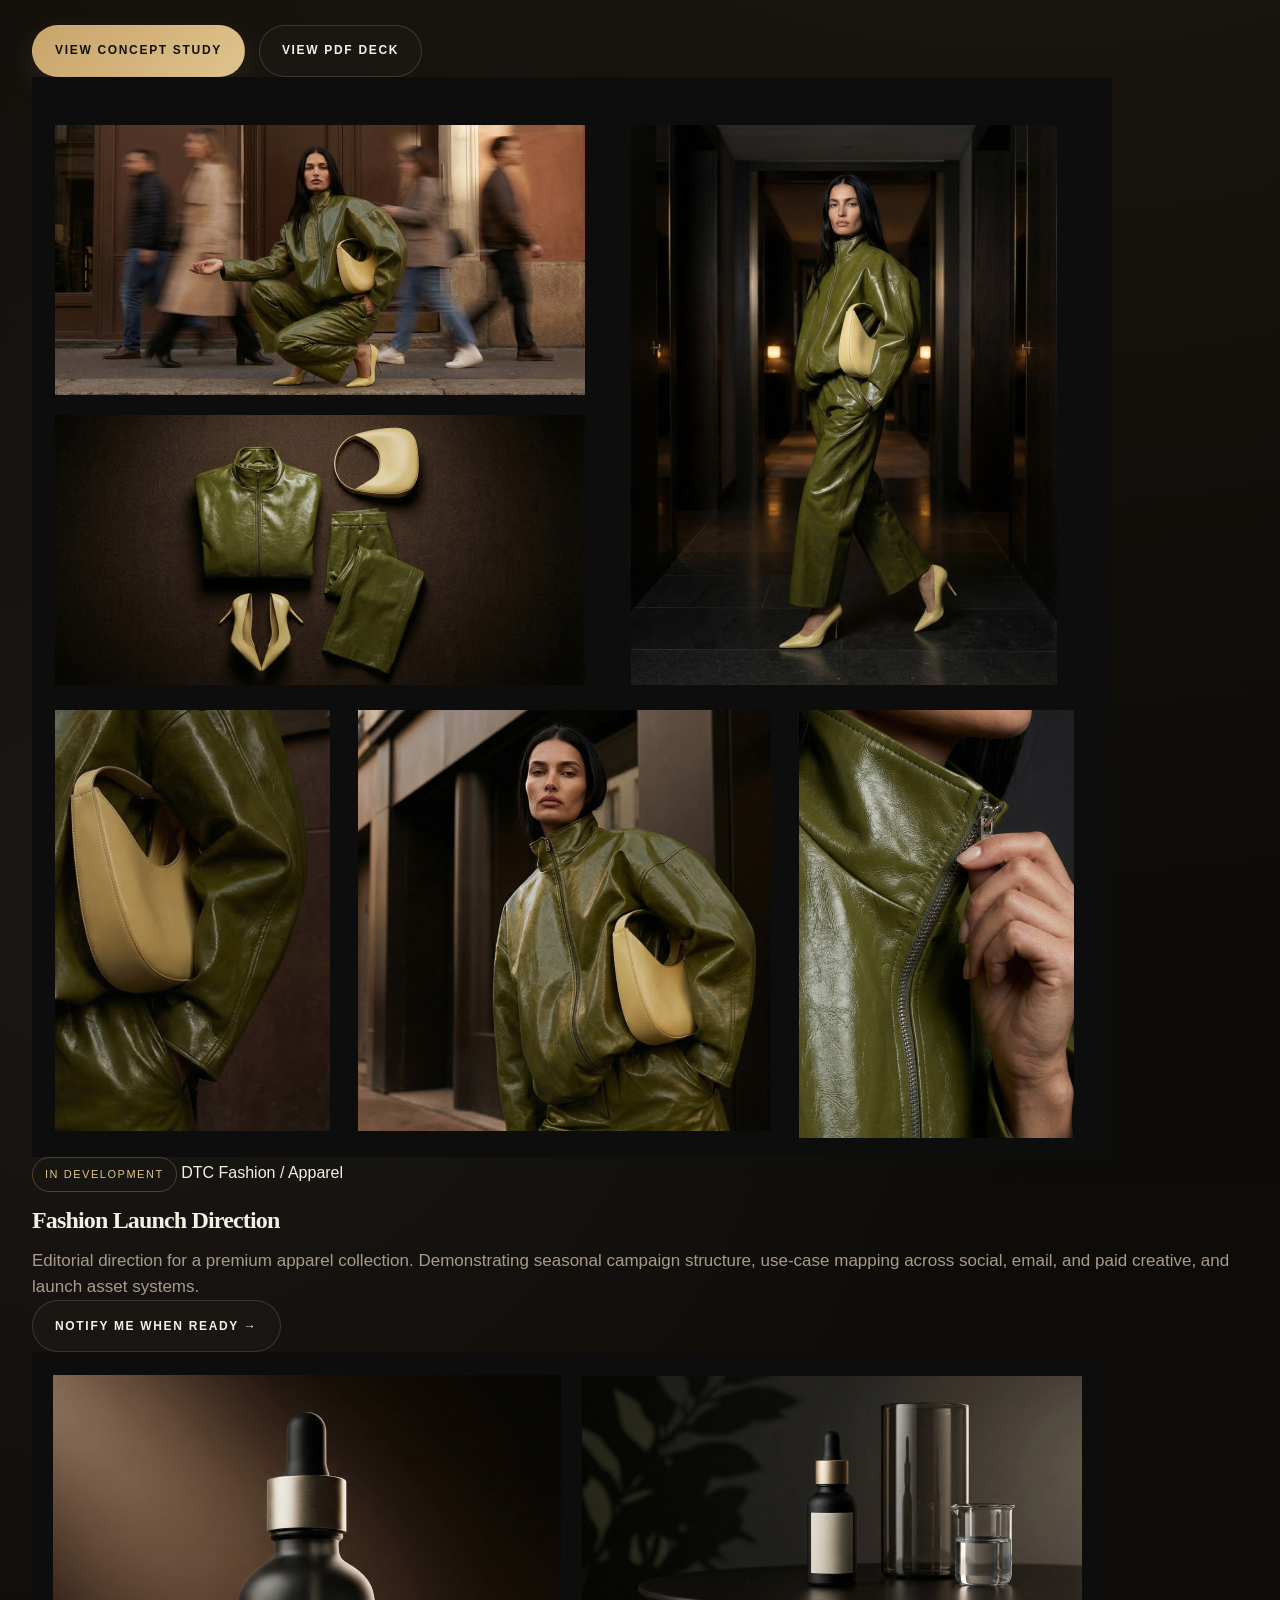
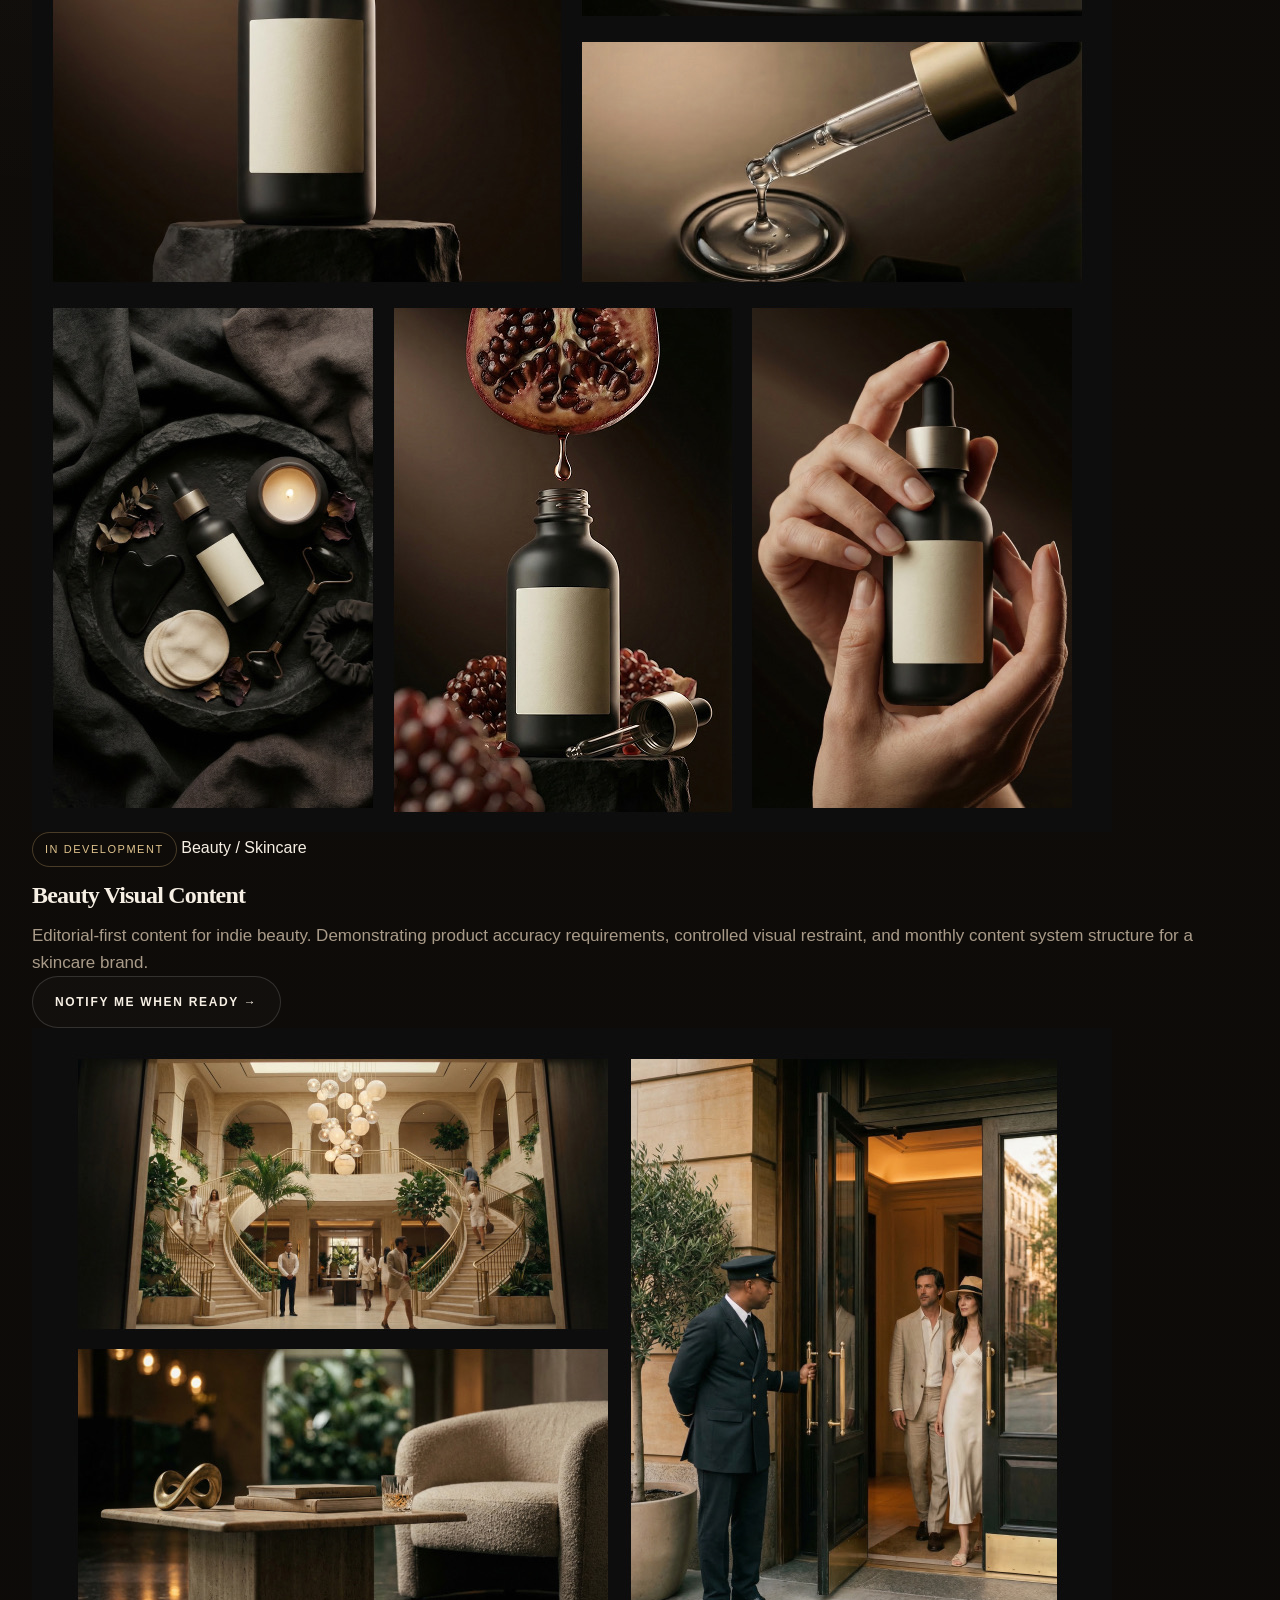
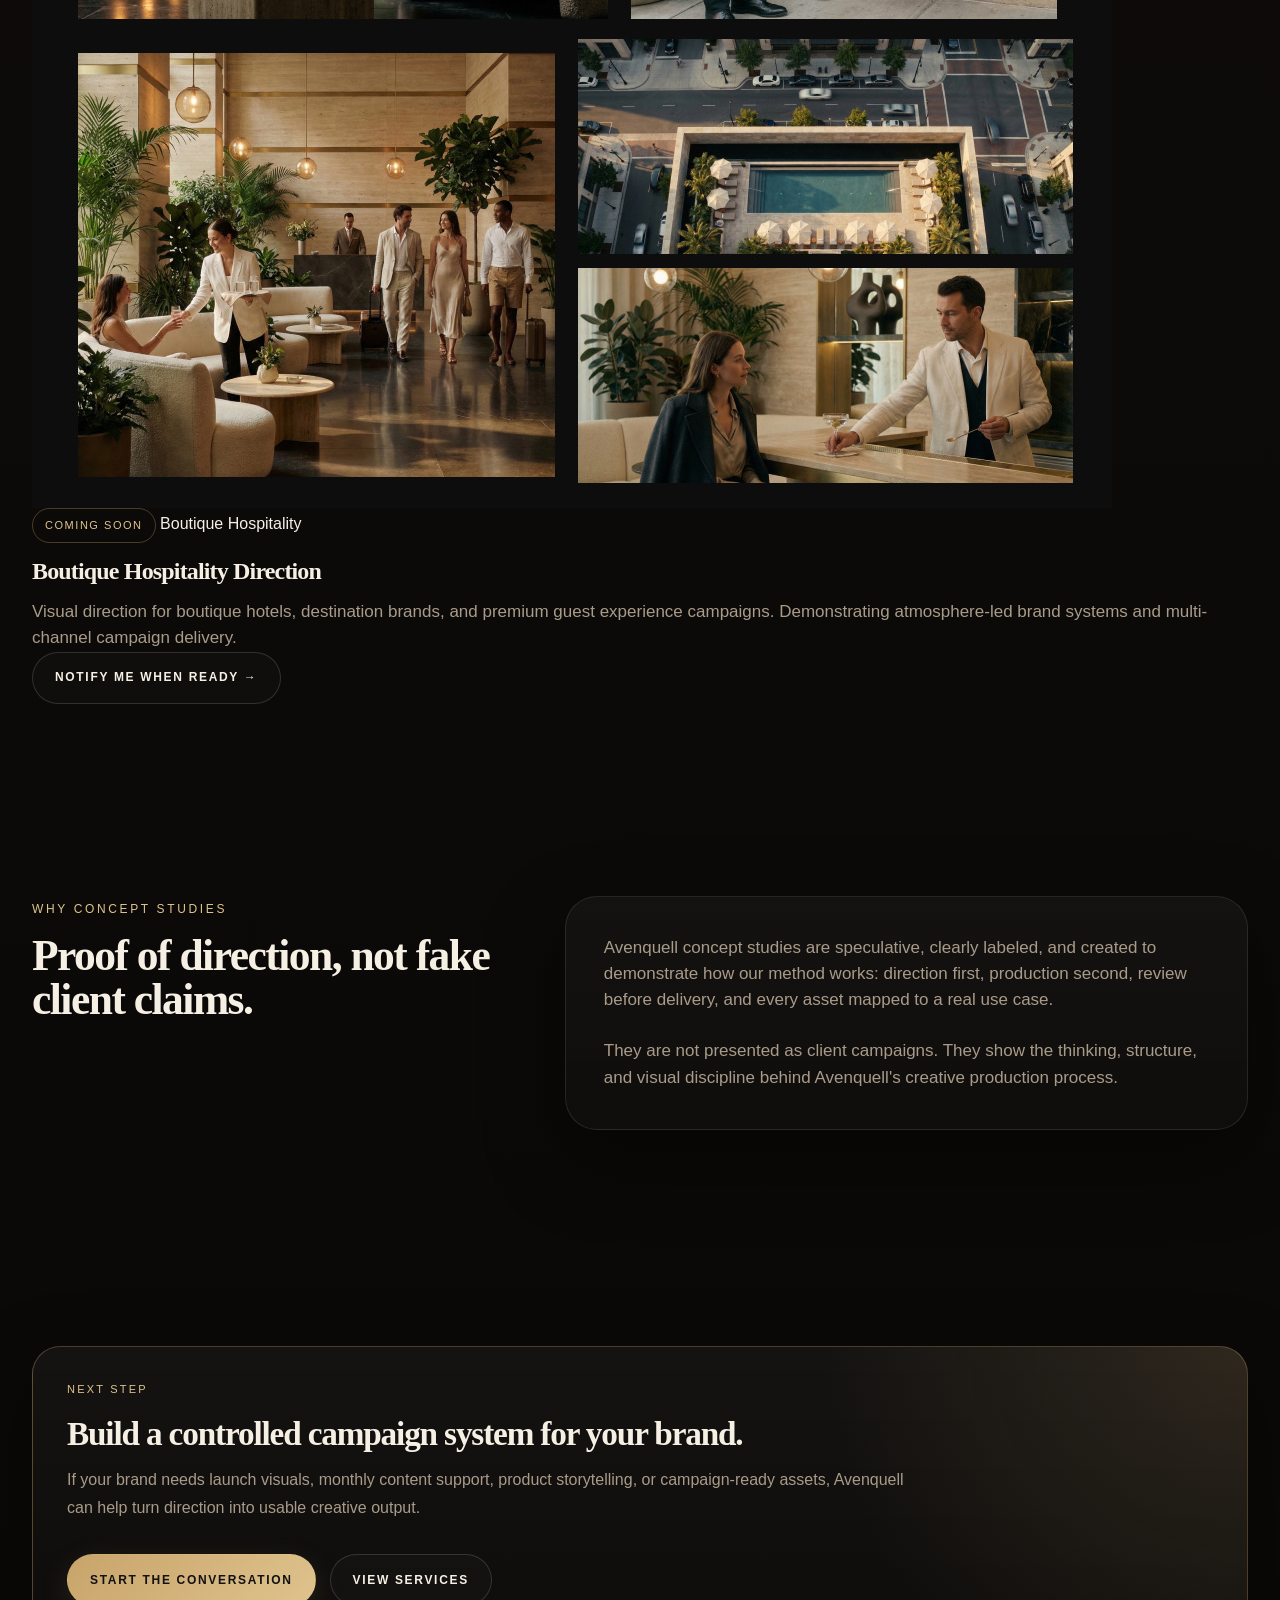
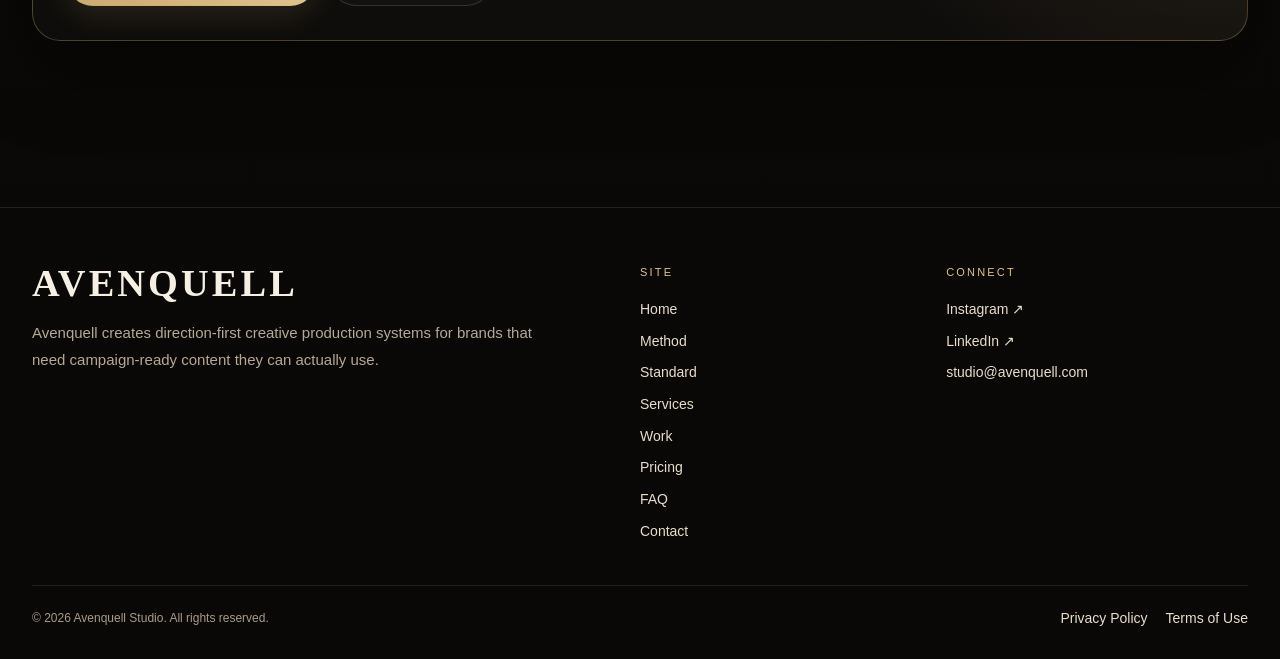
<file: work/index.html>
<!DOCTYPE html>
<html lang="en">
<head>
  <meta charset="UTF-8" />
  <meta name="viewport" content="width=device-width, initial-scale=1.0" />

  <title>Work & Concept Studies | Avenquell Studio</title>
  <meta 
    name="description" 
    content="Explore Avenquell Studio work and concept studies showing direction-first creative production, campaign-ready visual systems, and use-case mapping." 
  />

  <link rel="icon" type="image/x-icon" href="/assets/favicon-black.ico">
  <link rel="icon" type="image/png" sizes="32x32" href="/assets/favicon-black-32.png">
  <link rel="icon" type="image/png" sizes="16x16" href="/assets/favicon-black-16.png">
  <link rel="apple-touch-icon" sizes="180x180" href="/assets/apple-touch-black.png">

  <meta property="og:title" content="Work & Concept Studies | Avenquell Studio" />
  <meta property="og:description" content="Speculative concept studies showing Avenquell's direction-first creative production process." />
  <meta property="og:type" content="website" />
  <meta property="og:url" content="https://avenquell.com/work/" />
  <meta property="og:image" content="https://avenquell.com/assets/concept-study-01.jpeg" />
  <meta property="og:site_name" content="Avenquell Studio" />

  <meta name="twitter:card" content="summary_large_image" />
  <meta name="twitter:title" content="Work & Concept Studies | Avenquell Studio" />
  <meta name="twitter:description" content="Direction-first concept studies and campaign-ready visual systems." />
  <meta name="twitter:image" content="https://avenquell.com/assets/concept-study-01.jpeg" />

  <link rel="canonical" href="https://avenquell.com/work/" />
  <link rel="stylesheet" href="/style.css">

  <style>
    /* Work dropdown navigation */
    .nav-item-dropdown {
      position: relative;
      display: inline-flex;
      align-items: center;
    }

    .nav-dropdown-toggle {
      display: inline-flex;
      align-items: center;
      gap: 0;
    }

    .nav-dropdown-toggle::after {
      content: "";
    }

    .nav-dropdown-menu {
      position: absolute;
      top: 100%;
      left: 50%;
      transform: translateX(-50%);
      min-width: 230px;
      padding: 18px 10px 10px;
      border: 1px solid rgba(184, 135, 93, 0.25);
      background: rgba(255, 252, 247, 0.98);
      box-shadow: 0 18px 45px rgba(15, 12, 9, 0.12);
      opacity: 0;
      visibility: hidden;
      pointer-events: none;
      z-index: 1000;
    }

    .nav-dropdown-menu::before {
      content: "";
      position: absolute;
      left: 0;
      right: 0;
      top: -14px;
      height: 14px;
    }

    .nav-item-dropdown:hover .nav-dropdown-menu,
    .nav-item-dropdown:focus-within .nav-dropdown-menu {
      opacity: 1;
      visibility: visible;
      pointer-events: auto;
    }

    .nav-dropdown-menu a {
      display: block;
      padding: 10px 12px;
      text-decoration: none;
      white-space: nowrap;
    }

    .nav-dropdown-menu a:hover {
      background: rgba(184, 135, 93, 0.08);
    }

    .nav-dropdown-label {
      display: block;
      font-size: 10px;
      letter-spacing: 0.18em;
      text-transform: uppercase;
      color: #B8875D;
      margin-bottom: 2px;
    }

    .nav-dropdown-title {
      display: block;
    }

    .work-card-featured .work-card-image,
    .work-card-featured .work-card-title-link {
      display: block;
      text-decoration: none;
    }

    .work-card-featured .work-card-image {
      cursor: pointer;
    }

    .work-card-featured .work-card-title-link h2 {
      margin-bottom: inherit;
    }

    @media (max-width: 860px) {
      .nav-item-dropdown {
        display: block;
      }

      .nav-dropdown-menu {
        position: static;
        transform: none;
        min-width: 0;
        padding: 0 0 0 14px;
        border: 0;
        background: transparent;
        box-shadow: none;
        opacity: 1;
        visibility: visible;
        pointer-events: auto;
      }

      .nav-dropdown-menu::before {
        display: none;
      }

      .nav-dropdown-menu a {
        padding: 8px 0;
      }
    }
  </style>
</head>

<body>
  <header class="site-header">
    <div class="container nav">
      <a href="/" class="brand">
        <img class="brand-mark" src="/assets/logo.png" alt="Avenquell Studio logo" />
        <div class="brand-copy">
          <span class="brand-title">Avenquell Studio</span>
          <span class="brand-subtitle">Direction-First Creative Production</span>
        </div>
      </a>

      <nav class="nav-links-desktop">
        <a href="/">Home</a>
        <a href="/method/">Method</a>
        <a href="/standard/">Standard</a>
        <a href="/services/">Services</a>
        <div class="nav-item-dropdown">
          <a href="/work/" class="nav-dropdown-toggle active">Work</a>
          <div class="nav-dropdown-menu">
            <a href="/work/">
              <span class="nav-dropdown-label">Overview</span>
              <span class="nav-dropdown-title">All Work / Concept Studies</span>
            </a>
            <a href="/work/cs01/">
              <span class="nav-dropdown-label">Case Study 01</span>
              <span class="nav-dropdown-title">Premium Home Fragrance Launch</span>
            </a>
          </div>
        </div>
        <a href="/pricing/">Pricing</a>
        <a href="/contact/">Contact</a>
        <a class="nav-cta" href="/contact/">Request the Deck</a>
      </nav>

      <div class="mobile-menu-wrap">
        <button class="menu-button" id="menuButton" aria-label="Toggle navigation" aria-expanded="false" aria-controls="navMenu" type="button">
          <span>Menu</span>
          <span class="menu-icon" aria-hidden="true">
            <span></span><span></span><span></span>
          </span>
        </button>

        <div class="nav-menu" id="navMenu">
          <nav class="nav-links-mobile">
            <a href="/">Home</a>
            <a href="/method/">Method</a>
            <a href="/standard/">Standard</a>
            <a href="/services/">Services</a>
            <div class="nav-item-dropdown">
              <a href="/work/" class="nav-dropdown-toggle active">Work</a>
              <div class="nav-dropdown-menu">
                <a href="/work/">
                  <span class="nav-dropdown-label">Overview</span>
                  <span class="nav-dropdown-title">All Work / Concept Studies</span>
                </a>
                <a href="/work/cs01/">
                  <span class="nav-dropdown-label">Case Study 01</span>
                  <span class="nav-dropdown-title">Premium Home Fragrance Launch</span>
                </a>
              </div>
            </div>
            <a href="/pricing/">Pricing</a>
            <a href="/contact/">Contact</a>
            <a href="/contact/">Request the Deck</a>
          </nav>
        </div>
      </div>
    </div>
  </header>

  <main>

    <!-- ═══════════════════════════
         WORK GRID
    ════════════════════════════ -->
    <section class="section work-section">
      <div class="container">
        <div class="section-header">
          <span class="eyebrow">Work / Concept Studies</span>
          <h1>Method in practice.</h1>
          <p class="lead">
            Speculative concept studies showing how Avenquell approaches brand challenges through creative direction,
            production logic, asset systems, and use-case mapping.
          </p>
        </div>

        <div class="work-card-grid">

          <!-- CS01 — LIVE -->
          <article class="work-card work-card-featured">
            <a class="work-card-image" href="/work/cs01/" aria-label="View Concept Study 01 — Premium Home Fragrance Launch">
              <img 
                src="/assets/concept-study-01.jpeg" 
                alt="Premium home fragrance launch concept study by Avenquell Studio" 
              />
            </a>
            <div class="work-card-content">
              <div class="work-card-tags">
                <span class="disclaimer">Speculative Concept Study / Not Client Work</span>
                <span class="work-tag">Beauty / Fragrance</span>
              </div>
              <a class="work-card-title-link" href="/work/cs01/">
                <h2>Premium Home Fragrance Launch</h2>
              </a>
              <p class="concept-study-subtitle">Quiet Ritual / Architectural Warmth</p>
              <p>
                A direction-led launch built as a controlled visual system across hero, ad, email,
                and web touchpoints. Demonstrates use-case mapping, visual system structure,
                and campaign-ready delivery.
              </p>
              <div class="section-actions">
                <a class="btn btn-primary" href="/work/cs01/">View Concept Study</a>
                <a class="btn btn-secondary" href="/assets/concept-study-01.pdf" target="_blank" rel="noopener noreferrer">View PDF Deck</a>
              </div>
            </div>
          </article>

          <!-- CS02 — IN DEVELOPMENT -->
          <article class="work-card work-card-pending">
            <div class="work-card-image">
              <img 
                src="/assets/moodboard-fashion.jpeg" 
                alt="Fashion launch direction concept by Avenquell Studio" 
              />
            </div>
            <div class="work-card-content">
              <div class="work-card-tags">
                <span class="disclaimer">In Development</span>
                <span class="work-tag">DTC Fashion / Apparel</span>
              </div>
              <h3>Fashion Launch Direction</h3>
              <p>
                Editorial direction for a premium apparel collection. Demonstrating seasonal campaign structure,
                use-case mapping across social, email, and paid creative, and launch asset systems.
              </p>
              <a class="btn btn-secondary" href="/contact/?subject=Notify+me+Fashion+Study">Notify me when ready →</a>
            </div>
          </article>

          <!-- CS03 — IN DEVELOPMENT -->
          <article class="work-card work-card-pending">
            <div class="work-card-image">
              <img 
                src="/assets/moodboard-skincare.jpeg" 
                alt="Beauty visual content concept by Avenquell Studio" 
              />
            </div>
            <div class="work-card-content">
              <div class="work-card-tags">
                <span class="disclaimer">In Development</span>
                <span class="work-tag">Beauty / Skincare</span>
              </div>
              <h3>Beauty Visual Content</h3>
              <p>
                Editorial-first content for indie beauty. Demonstrating product accuracy requirements,
                controlled visual restraint, and monthly content system structure for a skincare brand.
              </p>
              <a class="btn btn-secondary" href="/contact/?subject=Notify+me+Beauty+Study">Notify me when ready →</a>
            </div>
          </article>

          <!-- CS04 — COMING SOON -->
          <article class="work-card work-card-pending">
            <div class="work-card-image">
              <img 
                src="/assets/moodboard-hospitality.jpeg" 
                alt="Boutique hospitality visual direction concept by Avenquell Studio" 
              />
            </div>
            <div class="work-card-content">
              <div class="work-card-tags">
                <span class="disclaimer">Coming Soon</span>
                <span class="work-tag">Boutique Hospitality</span>
              </div>
              <h3>Boutique Hospitality Direction</h3>
              <p>
                Visual direction for boutique hotels, destination brands, and premium guest experience campaigns.
                Demonstrating atmosphere-led brand systems and multi-channel campaign delivery.
              </p>
              <a class="btn btn-secondary" href="/contact/?subject=Notify+me+Hospitality+Study">Notify me when ready →</a>
            </div>
          </article>

        </div>
      </div>
    </section>

    <!-- ═══════════════════════════
         WHY CONCEPT STUDIES
    ════════════════════════════ -->
    <section class="section">
      <div class="container split">
        <div>
          <span class="eyebrow">Why Concept Studies</span>
          <h2>Proof of direction, not fake client claims.</h2>
        </div>

        <div class="panel">
          <p>
            Avenquell concept studies are speculative, clearly labeled, and created to demonstrate how our method works:
            direction first, production second, review before delivery, and every asset mapped to a real use case.
          </p>
          <br />
          <p>
            They are not presented as client campaigns. They show the thinking, structure, and visual discipline behind
            Avenquell's creative production process.
          </p>
        </div>
      </div>
    </section>

    <!-- ═══════════════════════════
         CLOSING CTA
    ════════════════════════════ -->
    <section class="section">
      <div class="container">
        <div class="case-study-block case-study-dark">
          <span class="case-number">Next Step</span>
          <h3>Build a controlled campaign system for your brand.</h3>
          <p>
            If your brand needs launch visuals, monthly content support, product storytelling, or campaign-ready assets,
            Avenquell can help turn direction into usable creative output.
          </p>
          <div class="section-actions">
            <a class="btn btn-primary" href="/contact/">Start the Conversation</a>
            <a class="btn btn-secondary" href="/services/">View Services</a>
          </div>
        </div>
      </div>
    </section>

  </main>

  <footer class="footer">
    <div class="container footer-grid">
      <div class="footer-brand-block">
        <h2 class="footer-logo-text">AVENQUELL</h2>
        <p class="footer-positioning">
          Avenquell creates direction-first creative production systems for brands that need campaign-ready content they can actually use.
        </p>
      </div>

      <div class="footer-column">
        <span class="footer-heading">Site</span>
        <a href="/">Home</a>
        <a href="/method/">Method</a>
        <a href="/standard/">Standard</a>
        <a href="/services/">Services</a>
        <a href="/work/">Work</a>
        <a href="/pricing/">Pricing</a>
        <a href="/#faq">FAQ</a>
        <a href="/contact/">Contact</a>
      </div>

      <div class="footer-column">
        <span class="footer-heading">Connect</span>
        <a href="https://www.instagram.com/avenquell.studio/" target="_blank" rel="noopener noreferrer">Instagram ↗</a>
        <a href="https://www.linkedin.com/company/avenquell-studio/" target="_blank" rel="noopener noreferrer">LinkedIn ↗</a>
        <a href="mailto:studio@avenquell.com">studio@avenquell.com</a>
      </div>
    </div>

    <div class="container footer-bottom">
      <p>© 2026 Avenquell Studio. All rights reserved.</p>
      <div class="footer-legal">
        <a href="/privacy.html">Privacy Policy</a>
        <a href="/terms.html">Terms of Use</a>
      </div>
    </div>
  </footer>

  <script>
    const menuButton = document.getElementById('menuButton');
    const navMenu = document.getElementById('navMenu');
    const mobileLinks = navMenu.querySelectorAll('a');

    function closeMenu() {
      navMenu.classList.remove('open');
      menuButton.classList.remove('active');
      menuButton.setAttribute('aria-expanded', 'false');
    }

    function openMenu() {
      navMenu.classList.add('open');
      menuButton.classList.add('active');
      menuButton.setAttribute('aria-expanded', 'true');
    }

    menuButton.addEventListener('click', function () {
      navMenu.classList.contains('open') ? closeMenu() : openMenu();
    });

    mobileLinks.forEach(function (link) {
      link.addEventListener('click', closeMenu);
    });

    document.addEventListener('click', function (event) {
      if (!navMenu.contains(event.target) && !menuButton.contains(event.target)) closeMenu();
    });

    document.addEventListener('keydown', function (event) {
      if (event.key === 'Escape') closeMenu();
    });

    window.addEventListener('resize', function () {
      if (window.innerWidth > 860) closeMenu();
    });
  </script>
</body>
</html>
</file>
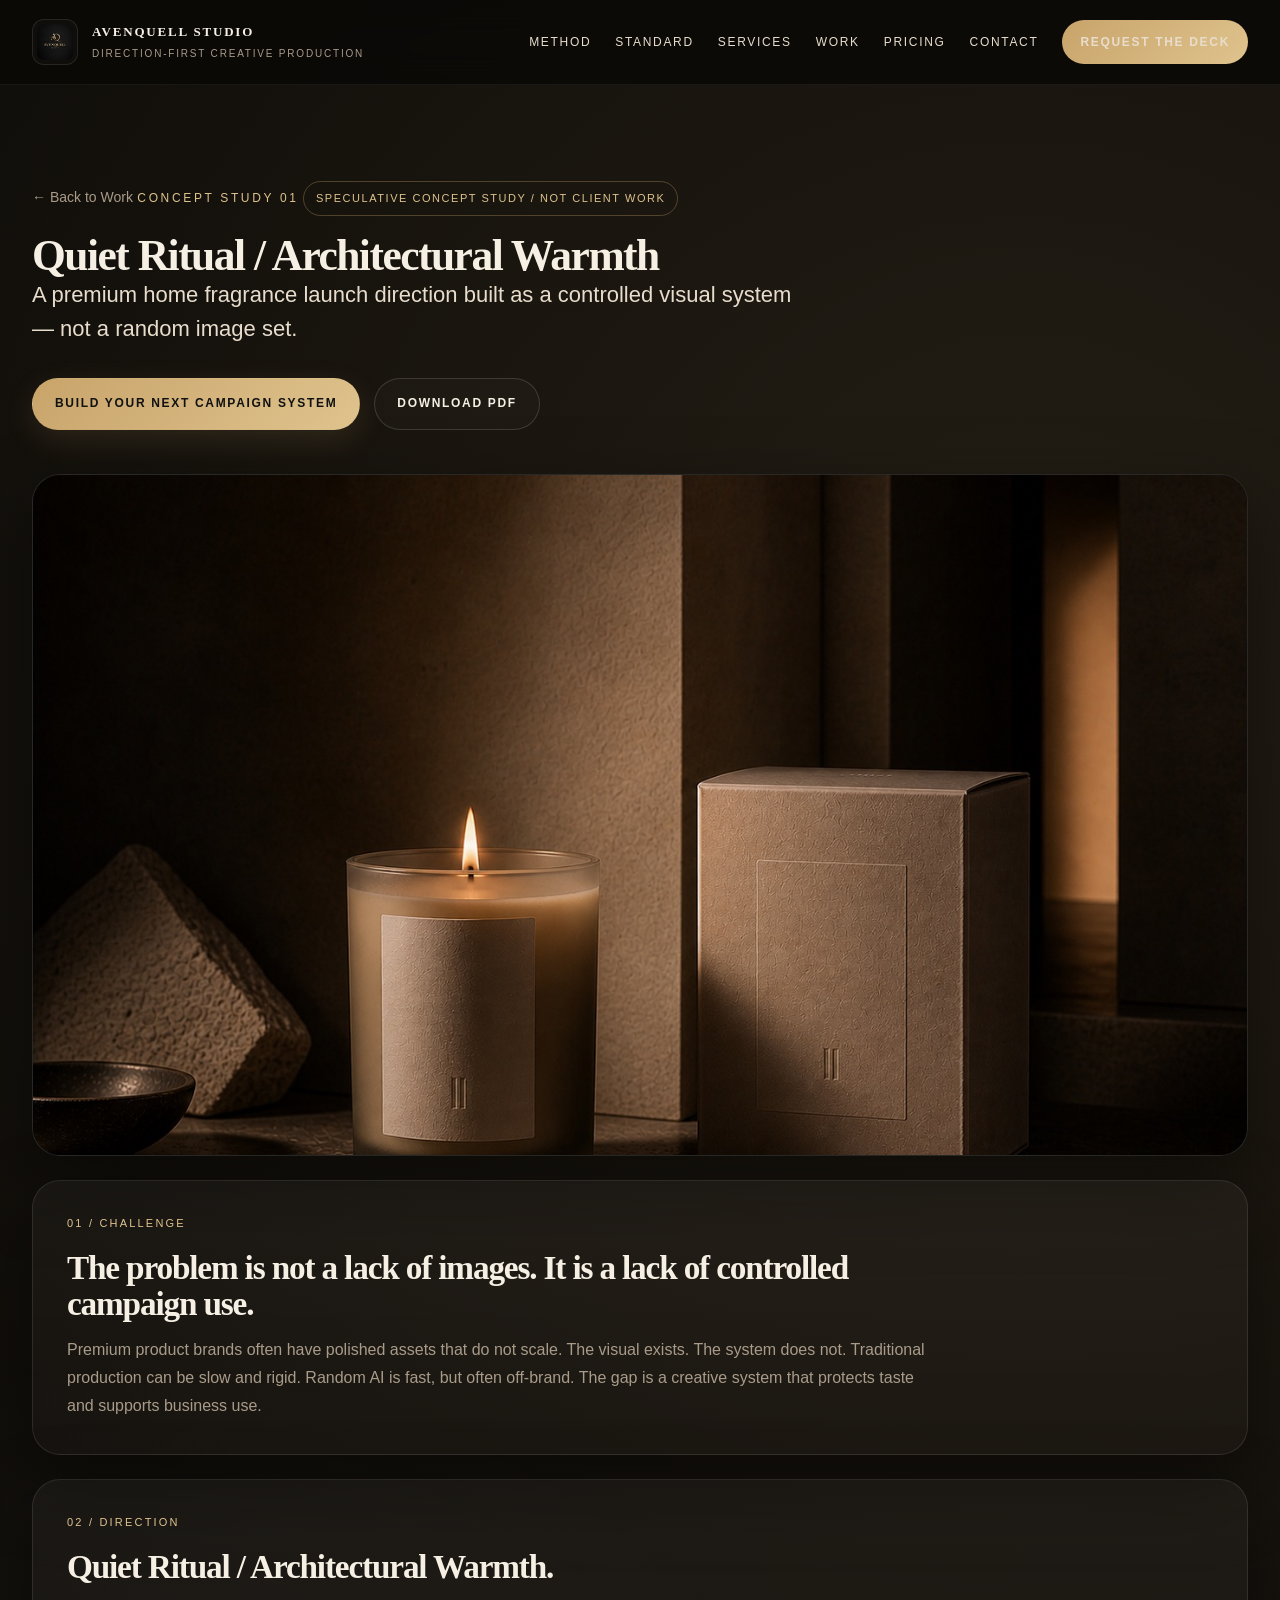
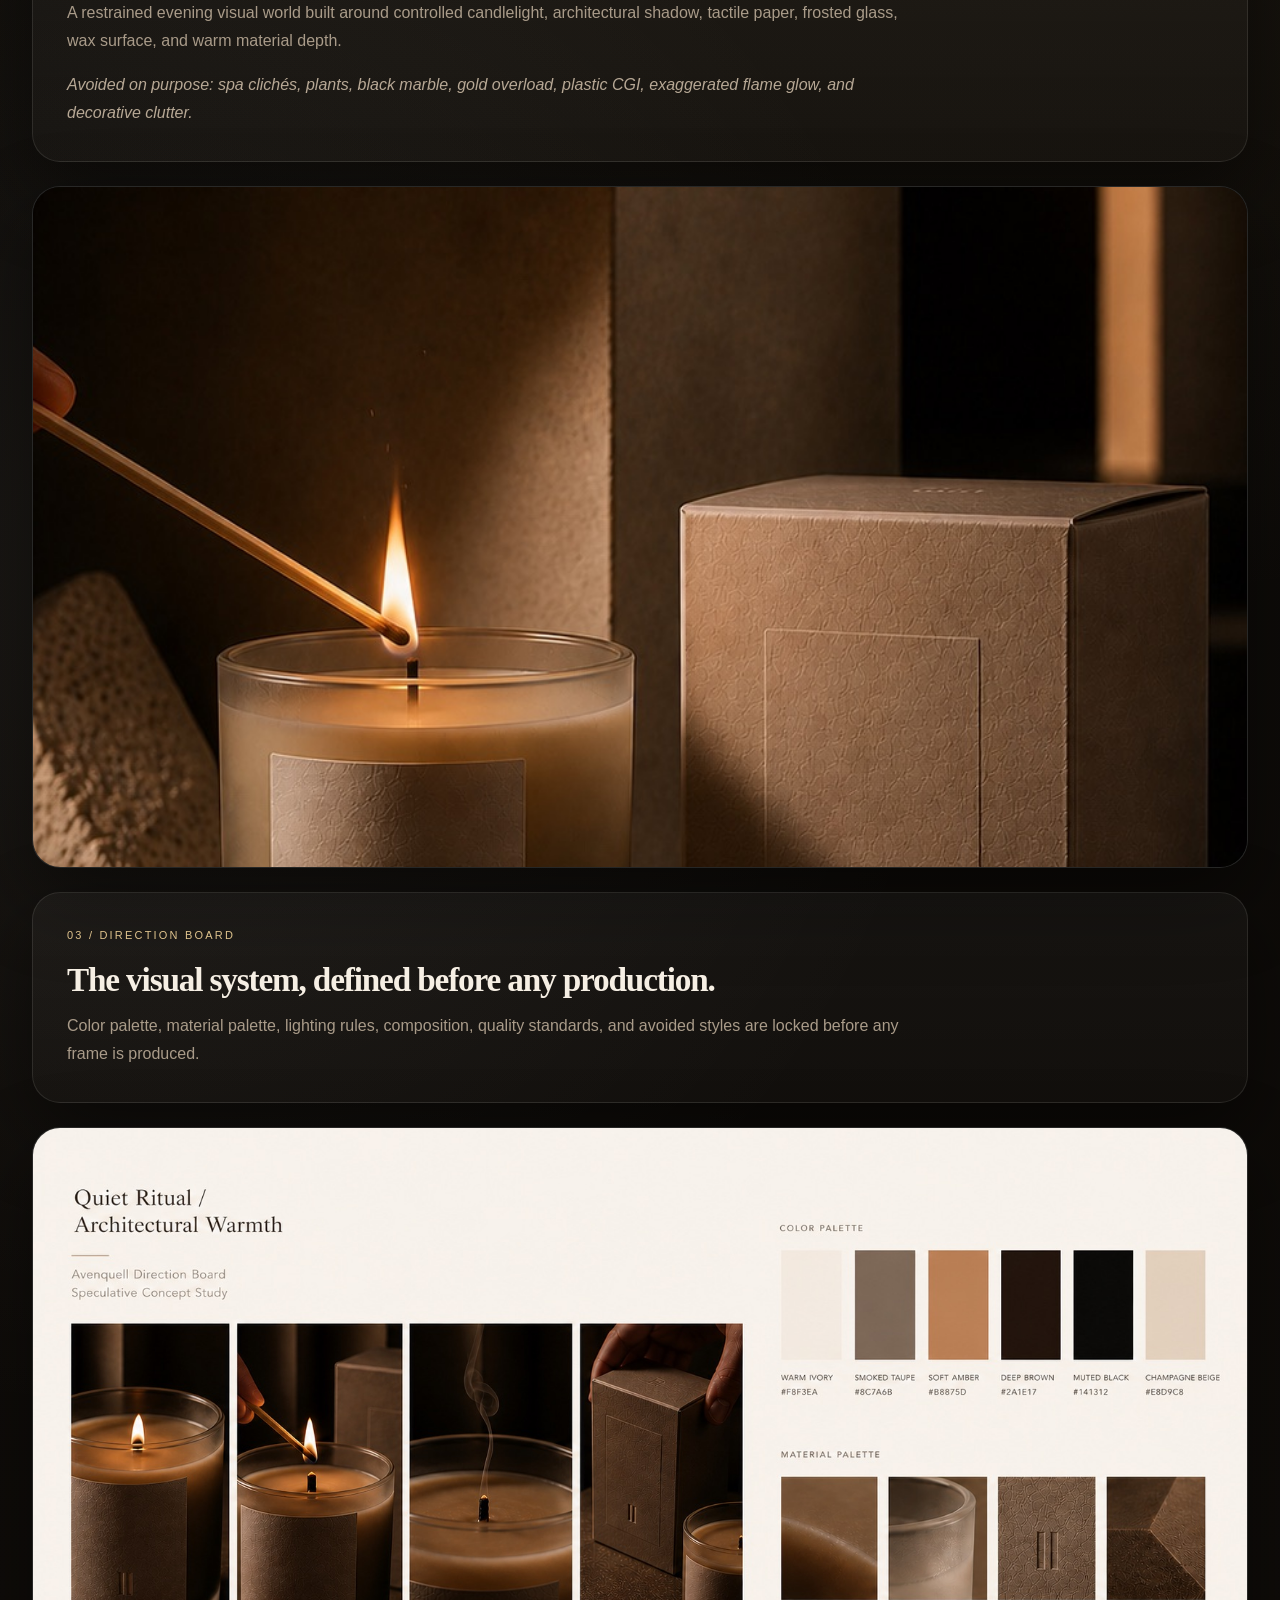
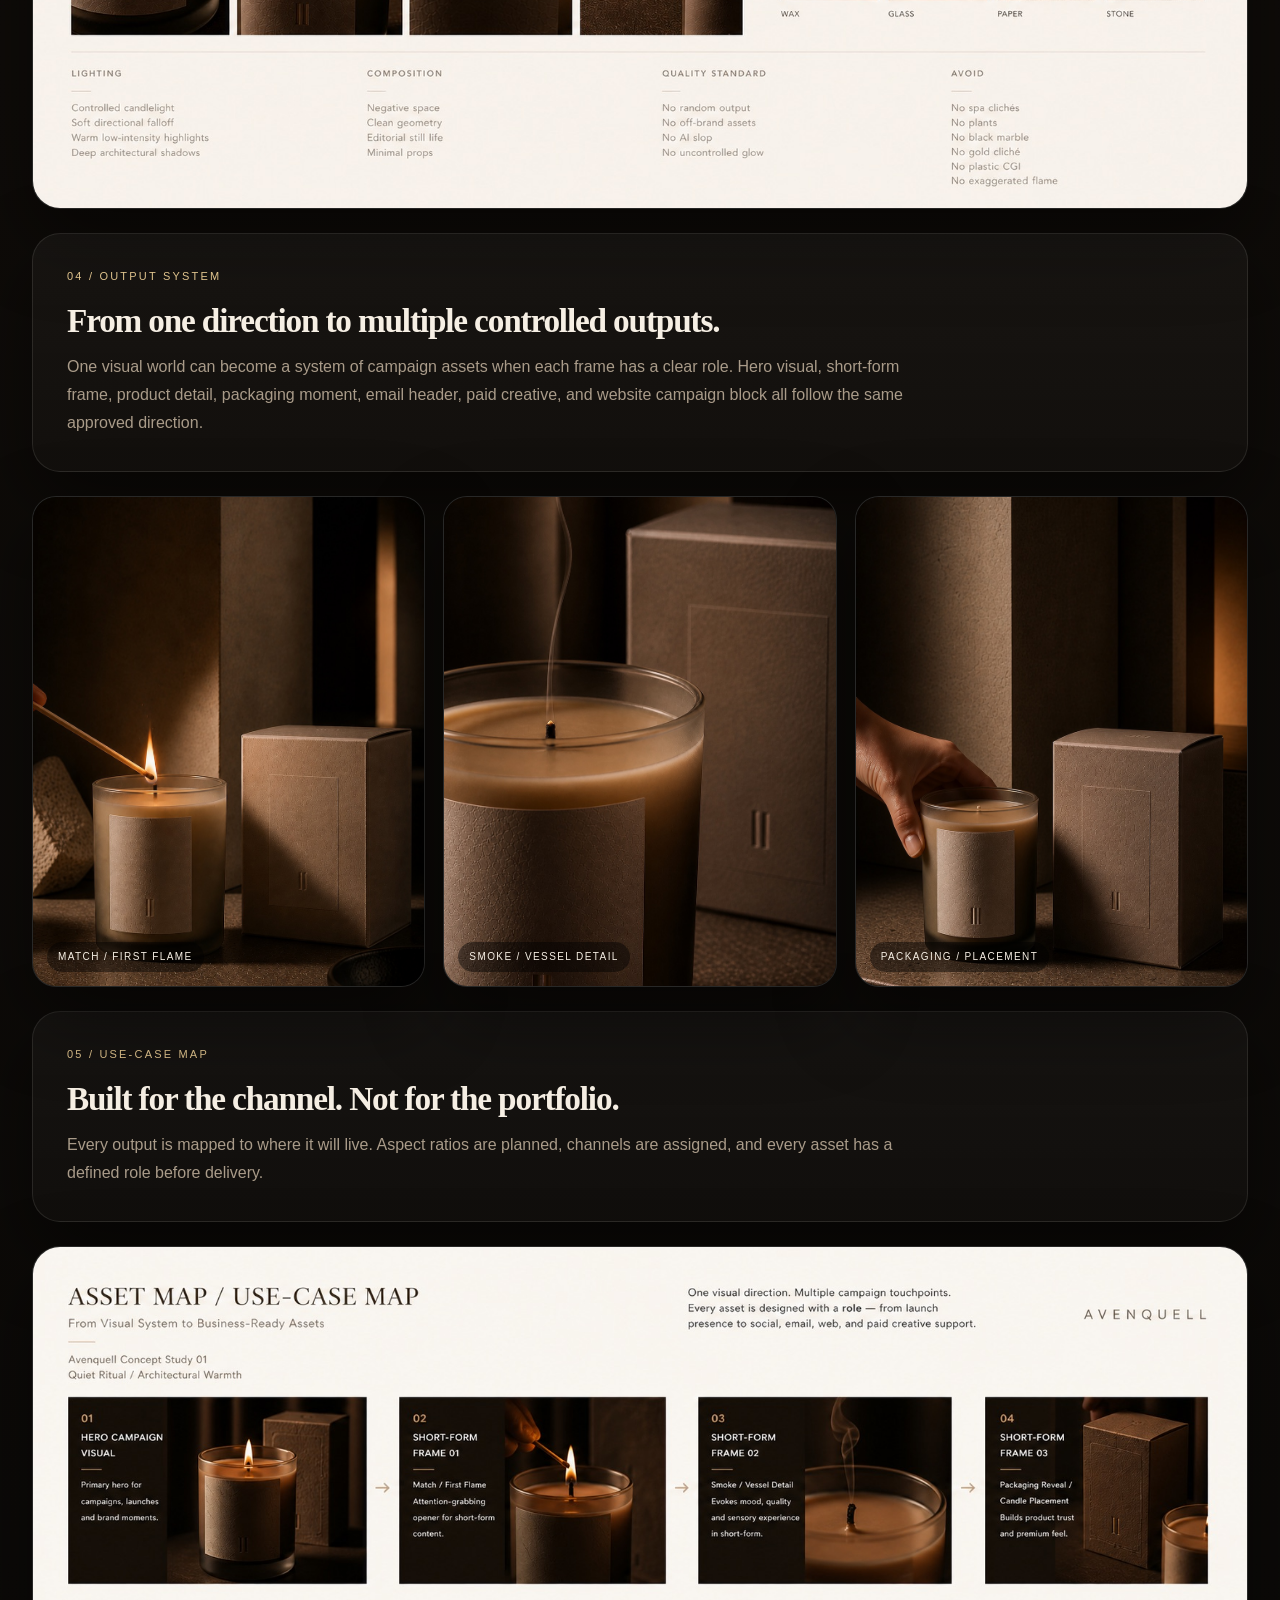
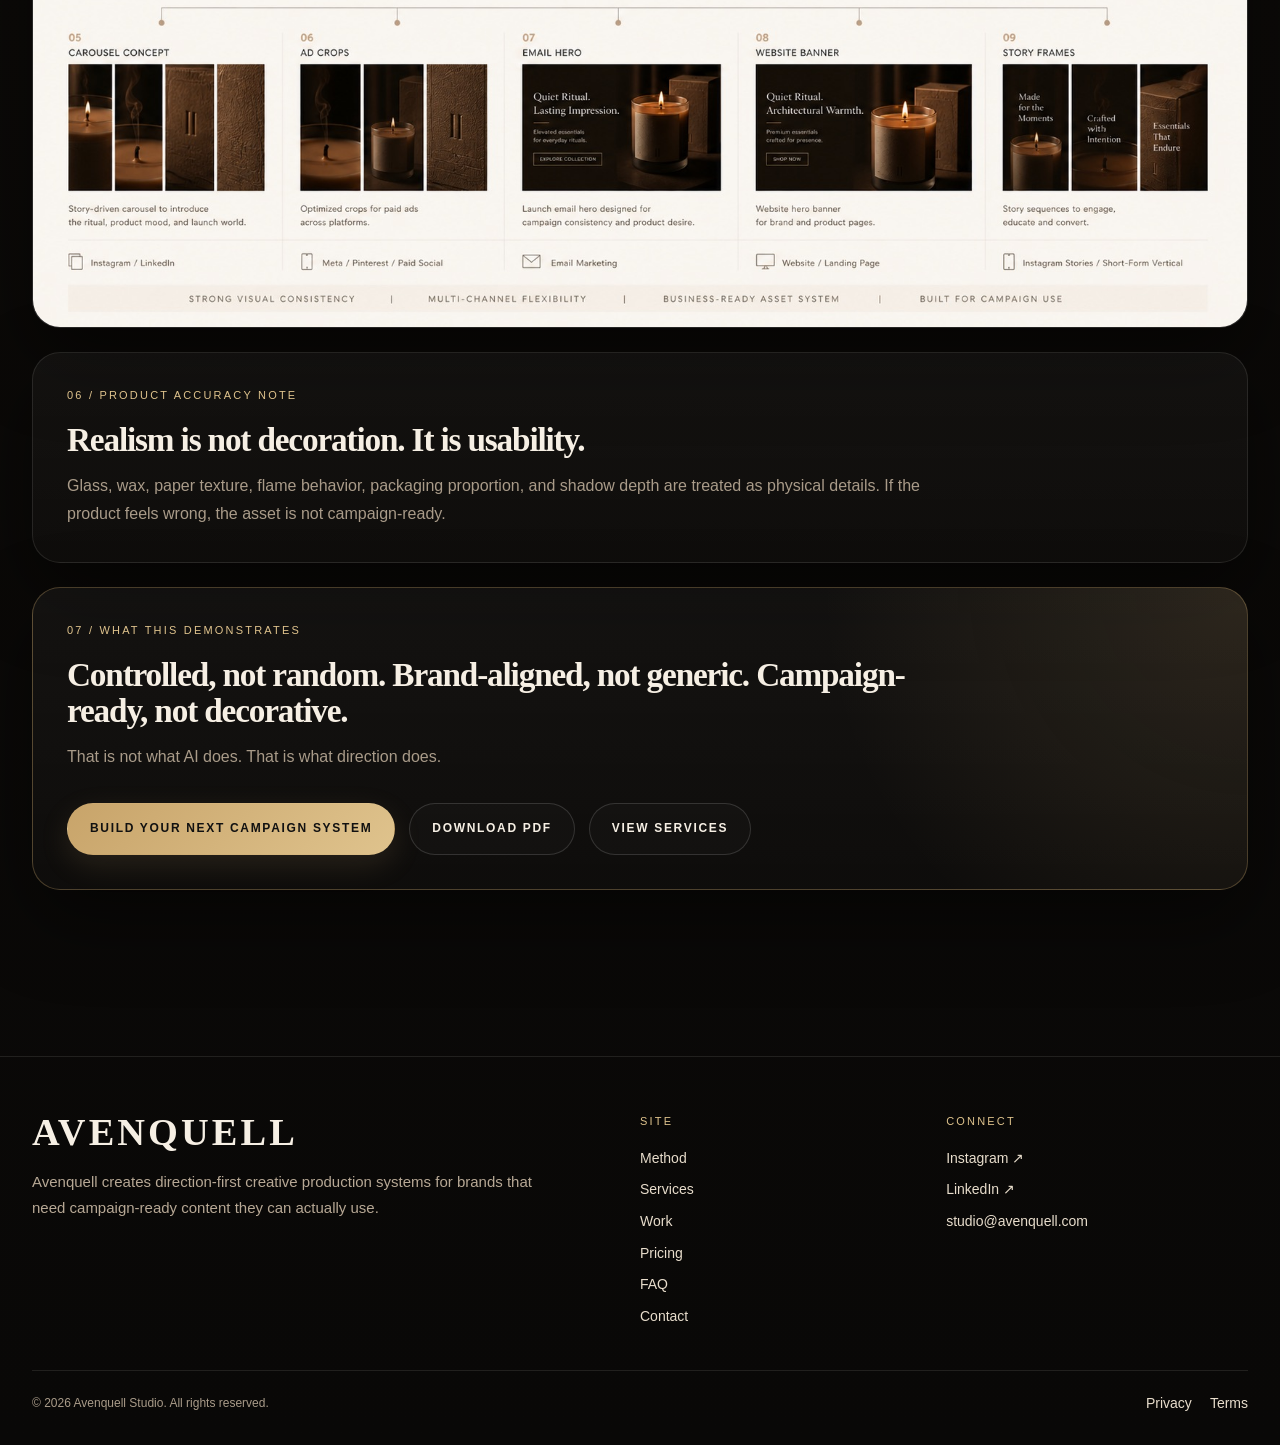
<file: work/cs01/index.html>
<!DOCTYPE html>
<html lang="en">
<head>
  <meta charset="UTF-8" />
  <meta name="viewport" content="width=device-width, initial-scale=1.0" />

  <title>Concept Study 01 — Premium Home Fragrance Launch | Avenquell Studio</title>
  <meta 
    name="description" 
    content="Avenquell Studio Concept Study 01: Quiet Ritual / Architectural Warmth — a premium home fragrance launch direction built as a controlled visual system." 
  />

  <link rel="icon" type="image/x-icon" href="/assets/favicon-black.ico">
  <link rel="stylesheet" href="/style.css">
</head>

<body>
  <header class="site-header">
    <div class="container nav">
      <a href="/" class="brand">
        <img class="brand-mark" src="/assets/logo.png" alt="Avenquell Studio logo" />
        <div class="brand-copy">
          <span class="brand-title">Avenquell Studio</span>
          <span class="brand-subtitle">Direction-First Creative Production</span>
        </div>
      </a>

      <nav class="nav-links-desktop">
        <a href="/method/">Method</a>
        <a href="/standard/">Standard</a>
        <a href="/services">Services</a>
        <a href="/work/">Work</a>
        <a href="/pricing/">Pricing</a>
        <a href="/contact/">Contact</a>
        <a class="nav-cta" href="/contact">Request the Deck</a>
      </nav>

      <div class="mobile-menu-wrap">
        <button class="menu-button" id="menuButton" aria-label="Toggle navigation" aria-expanded="false" aria-controls="navMenu" type="button">
          <span>Menu</span>
          <span class="menu-icon" aria-hidden="true">
            <span></span><span></span><span></span>
          </span>
        </button>

        <div class="nav-menu" id="navMenu">
          <nav class="nav-links-mobile">
            <a href="/method/">Method</a>
            <a href="/standard/">Standard</a>
            <a href="/services">Services</a>
            <a href="/work/">Work</a>
            <a href="/pricing/">Pricing</a>
            <a href="/contact/">Contact</a>
            <a href="/contact/">Request the Deck</a>
          </nav>
        </div>
      </div>
    </div>
  </header>

  <main>
    <section class="section case-study-section">
      <div class="container">
        <div class="case-study-hero">
          <a class="small" href="/#work">← Back to Work</a>

          <span class="eyebrow">Concept Study 01</span>
          <span class="disclaimer">Speculative Concept Study / Not Client Work</span>

          <h1>Quiet Ritual / Architectural Warmth</h1>

          <p class="lead">
            A premium home fragrance launch direction built as a controlled visual system — not a random image set.
          </p>

          <div class="section-actions">
            <a class="btn btn-primary" href="/contact/">Build Your Next Campaign System</a>

            <a 
              class="btn btn-secondary" 
              href="/assets/concept-study-01.pdf" 
              target="_blank" 
              rel="noopener noreferrer"
            >
              Download PDF
            </a>
          </div>
        </div>

        <div class="case-study-visual">
          <img 
            src="/assets/concept-study-01.jpeg" 
            alt="Premium home fragrance launch concept study by Avenquell Studio" 
          />
        </div>

        <div class="case-study-block">
          <span class="case-number">01 / Challenge</span>
          <h3>The problem is not a lack of images. It is a lack of controlled campaign use.</h3>
          <p>
            Premium product brands often have polished assets that do not scale. The visual exists.
            The system does not. Traditional production can be slow and rigid. Random AI is fast,
            but often off-brand. The gap is a creative system that protects taste and supports business use.
          </p>
        </div>

        <div class="case-study-block">
          <span class="case-number">02 / Direction</span>
          <h3>Quiet Ritual / Architectural Warmth.</h3>
          <p>
            A restrained evening visual world built around controlled candlelight, architectural shadow,
            tactile paper, frosted glass, wax surface, and warm material depth.
          </p>
          <p class="case-note">
            Avoided on purpose: spa clichés, plants, black marble, gold overload, plastic CGI,
            exaggerated flame glow, and decorative clutter.
          </p>
        </div>

        <div class="case-study-visual">
          <img 
            src="/assets/short-form-frame-01.jpeg" 
            alt="Match lighting candle for Quiet Ritual Architectural Warmth concept direction" 
          />
        </div>

        <div class="case-study-block">
          <span class="case-number">03 / Direction Board</span>
          <h3>The visual system, defined before any production.</h3>
          <p>
            Color palette, material palette, lighting rules, composition, quality standards, and avoided styles
            are locked before any frame is produced.
          </p>
        </div>

        <div class="case-study-visual">
          <img 
            src="/assets/direction-board.jpeg" 
            alt="Avenquell direction board for Quiet Ritual Architectural Warmth concept study" 
          />
        </div>

        <div class="case-study-block">
          <span class="case-number">04 / Output System</span>
          <h3>From one direction to multiple controlled outputs.</h3>
          <p>
            One visual world can become a system of campaign assets when each frame has a clear role.
            Hero visual, short-form frame, product detail, packaging moment, email header, paid creative,
            and website campaign block all follow the same approved direction.
          </p>
        </div>

        <div class="case-output-images">
          <div class="case-output-image">
            <img 
              src="/assets/short-form-frame-01.jpeg" 
              alt="Short-form frame showing match lighting candle" 
            />
            <span>Match / First Flame</span>
          </div>

          <div class="case-output-image">
            <img 
              src="/assets/short-form-frame-02.jpeg" 
              alt="Short-form frame showing smoke and candle vessel detail" 
            />
            <span>Smoke / Vessel Detail</span>
          </div>

          <div class="case-output-image">
            <img 
              src="/assets/short-form-frame-03.jpeg" 
              alt="Short-form frame showing packaging reveal and candle placement" 
            />
            <span>Packaging / Placement</span>
          </div>
        </div>

        <div class="case-study-block">
          <span class="case-number">05 / Use-Case Map</span>
          <h3>Built for the channel. Not for the portfolio.</h3>
          <p>
            Every output is mapped to where it will live. Aspect ratios are planned,
            channels are assigned, and every asset has a defined role before delivery.
          </p>
        </div>

        <div class="case-study-visual">
          <img 
            src="/assets/asset-map-use-case.jpeg" 
            alt="Use-case map showing how Avenquell campaign assets are assigned across channels" 
          />
        </div>

        <div class="case-study-block">
          <span class="case-number">06 / Product Accuracy Note</span>
          <h3>Realism is not decoration. It is usability.</h3>
          <p>
            Glass, wax, paper texture, flame behavior, packaging proportion, and shadow depth are treated
            as physical details. If the product feels wrong, the asset is not campaign-ready.
          </p>
        </div>

        <div class="case-study-block case-study-dark">
          <span class="case-number">07 / What This Demonstrates</span>
          <h3>Controlled, not random. Brand-aligned, not generic. Campaign-ready, not decorative.</h3>
          <p>
            That is not what AI does. That is what direction does.
          </p>

          <div class="section-actions">
            <a class="btn btn-primary" href="/contact/">Build Your Next Campaign System</a>

            <a 
              class="btn btn-secondary" 
              href="/assets/concept-study-01.pdf" 
              target="_blank" 
              rel="noopener noreferrer"
            >
              Download PDF
            </a>

            <a class="btn btn-secondary" href="/#services-pricing">View Services</a>
          </div>
        </div>
      </div>
    </section>
  </main>

  <footer class="footer">
    <div class="container footer-grid">
      <div class="footer-brand-block">
        <h2 class="footer-logo-text">AVENQUELL</h2>
        <p class="footer-positioning">
          Avenquell creates direction-first creative production systems for brands that need campaign-ready content they can actually use.
        </p>
      </div>

      <div class="footer-column">
        <span class="footer-heading">Site</span>
        <a href="/method/">Method</a>
        <a href="/services/">Services</a>
        <a href="/work/">Work</a>
        <a href="/pricing/">Pricing</a>
        <a href="/#faq">FAQ</a>
        <a href="/contact/">Contact</a>
      </div>

      <div class="footer-column">
        <span class="footer-heading">Connect</span>
        <a href="https://www.instagram.com/avenquell.studio/" target="_blank" rel="noopener noreferrer">Instagram ↗</a>
        <a href="https://www.linkedin.com/company/avenquell-studio/" target="_blank" rel="noopener noreferrer">LinkedIn ↗</a>
        <a href="mailto:studio@avenquell.com">studio@avenquell.com</a>
      </div>
    </div>

    <div class="container footer-bottom">
      <p>© 2026 Avenquell Studio. All rights reserved.</p>
      <div class="footer-legal">
        <a href="/privacy.html">Privacy</a>
        <a href="/terms.html">Terms</a>
      </div>
    </div>
  </footer>

  <script>
    const menuButton = document.getElementById('menuButton');
    const navMenu = document.getElementById('navMenu');
    const mobileLinks = navMenu.querySelectorAll('a');

    function closeMenu() {
      navMenu.classList.remove('open');
      menuButton.classList.remove('active');
      menuButton.setAttribute('aria-expanded', 'false');
    }

    function openMenu() {
      navMenu.classList.add('open');
      menuButton.classList.add('active');
      menuButton.setAttribute('aria-expanded', 'true');
    }

    menuButton.addEventListener('click', function () {
      navMenu.classList.contains('open') ? closeMenu() : openMenu();
    });

    mobileLinks.forEach(function (link) {
      link.addEventListener('click', closeMenu);
    });

    document.addEventListener('click', function (event) {
      if (!navMenu.contains(event.target) && !menuButton.contains(event.target)) closeMenu();
    });

    document.addEventListener('keydown', function (event) {
      if (event.key === 'Escape') closeMenu();
    });

    window.addEventListener('resize', function () {
      if (window.innerWidth > 860) closeMenu();
    });
  </script>
</body>
</html>
</file>
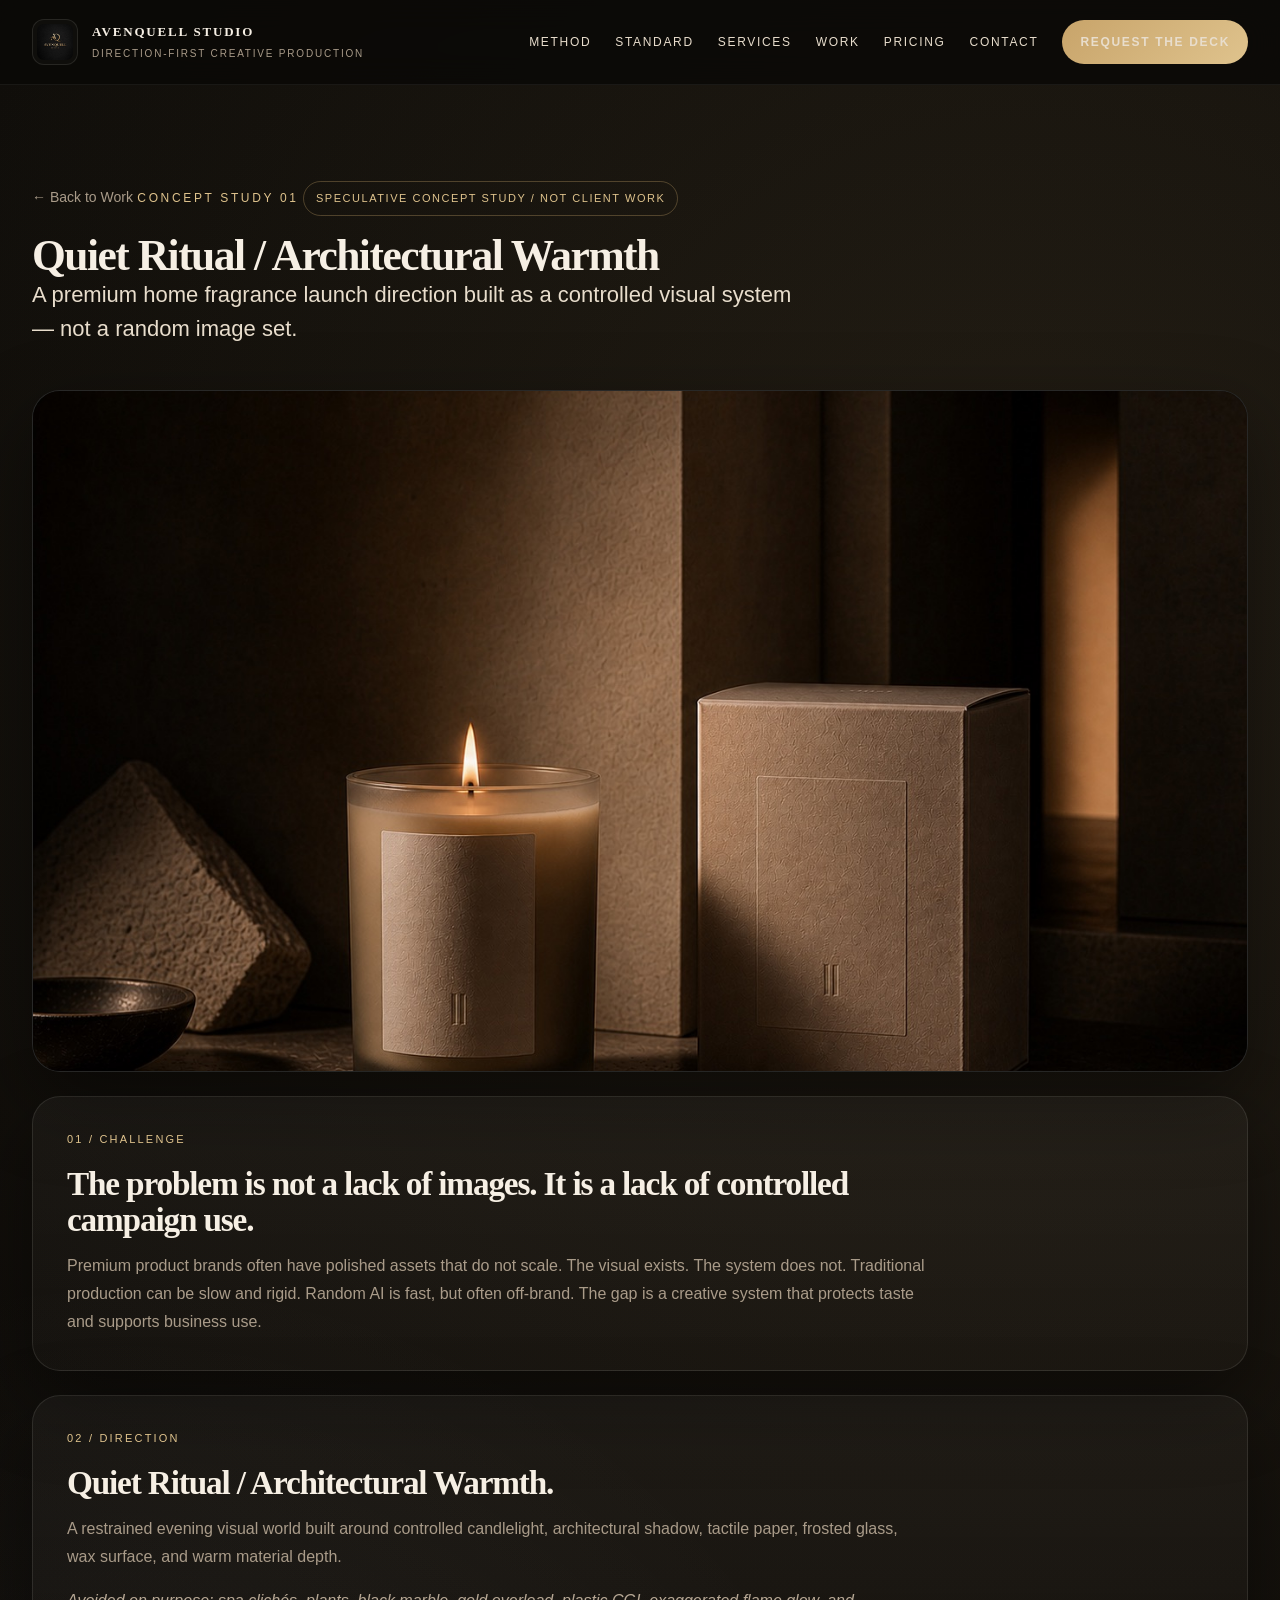
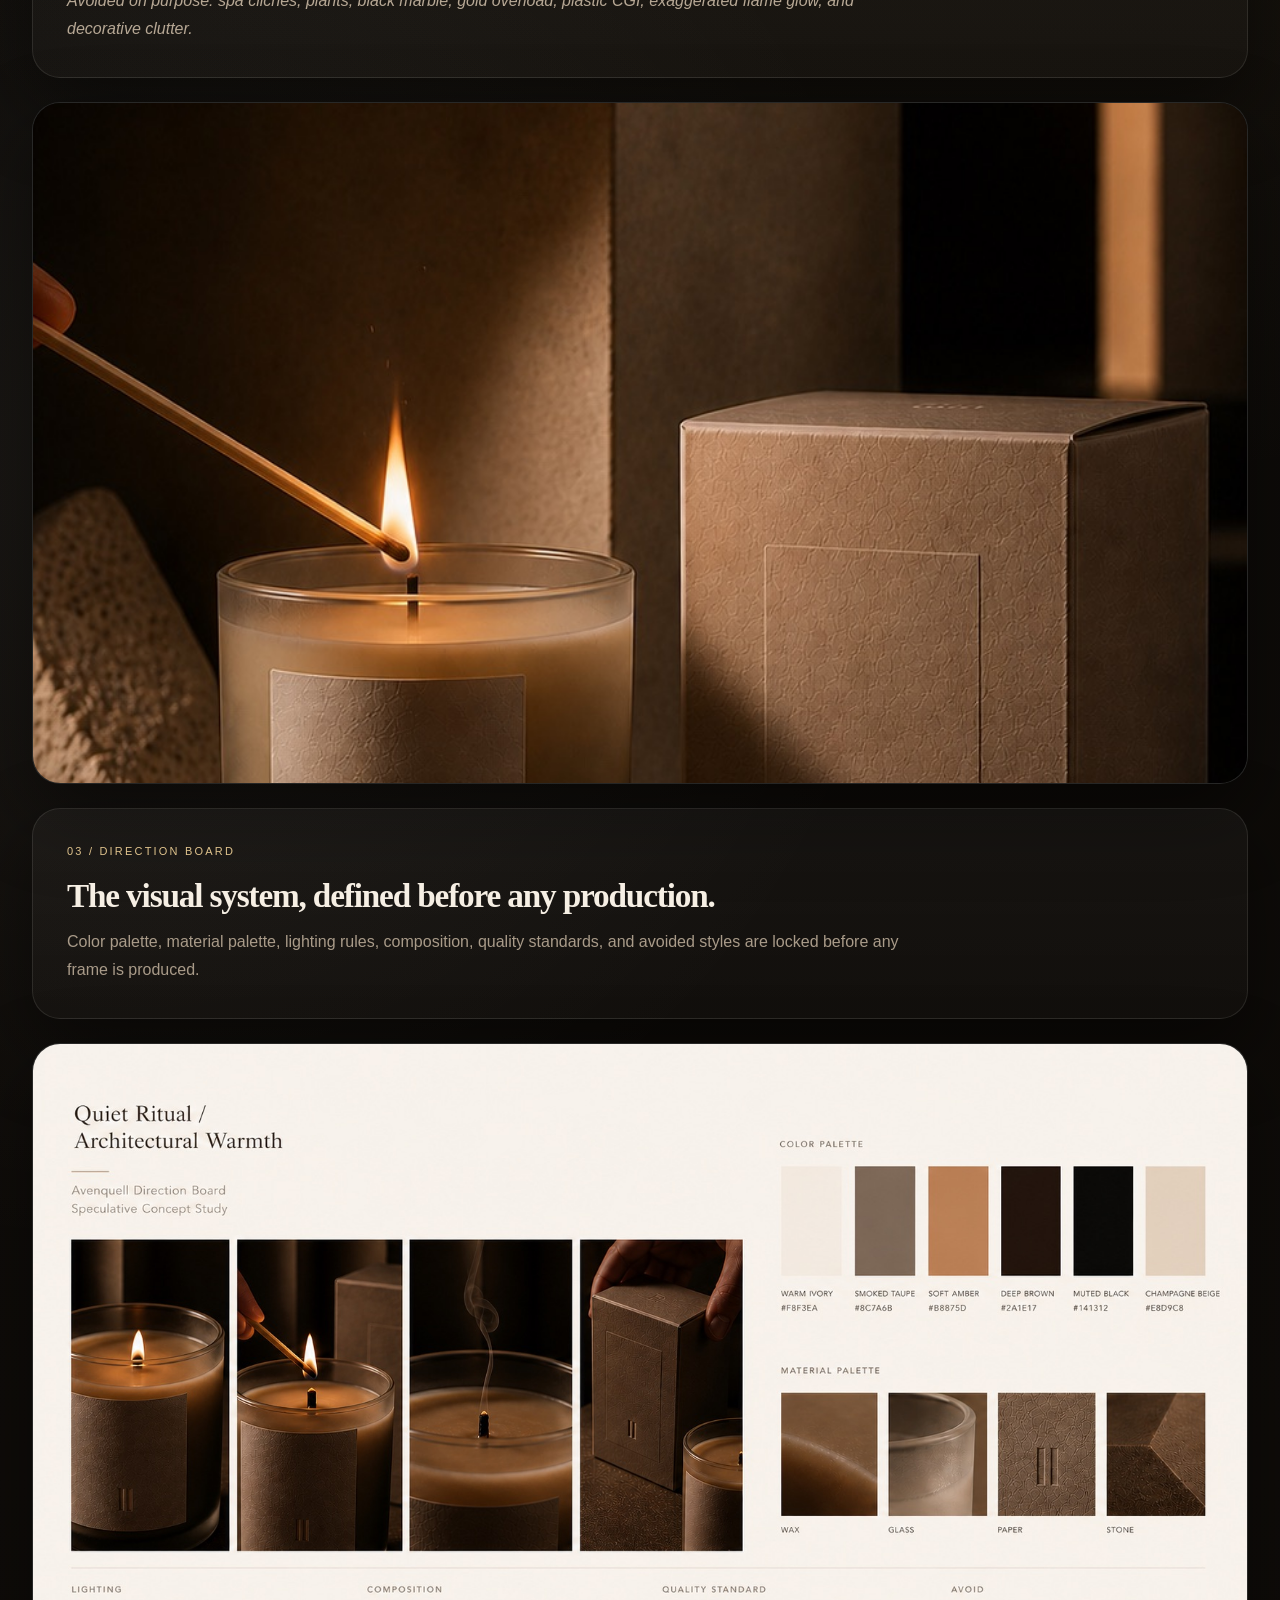
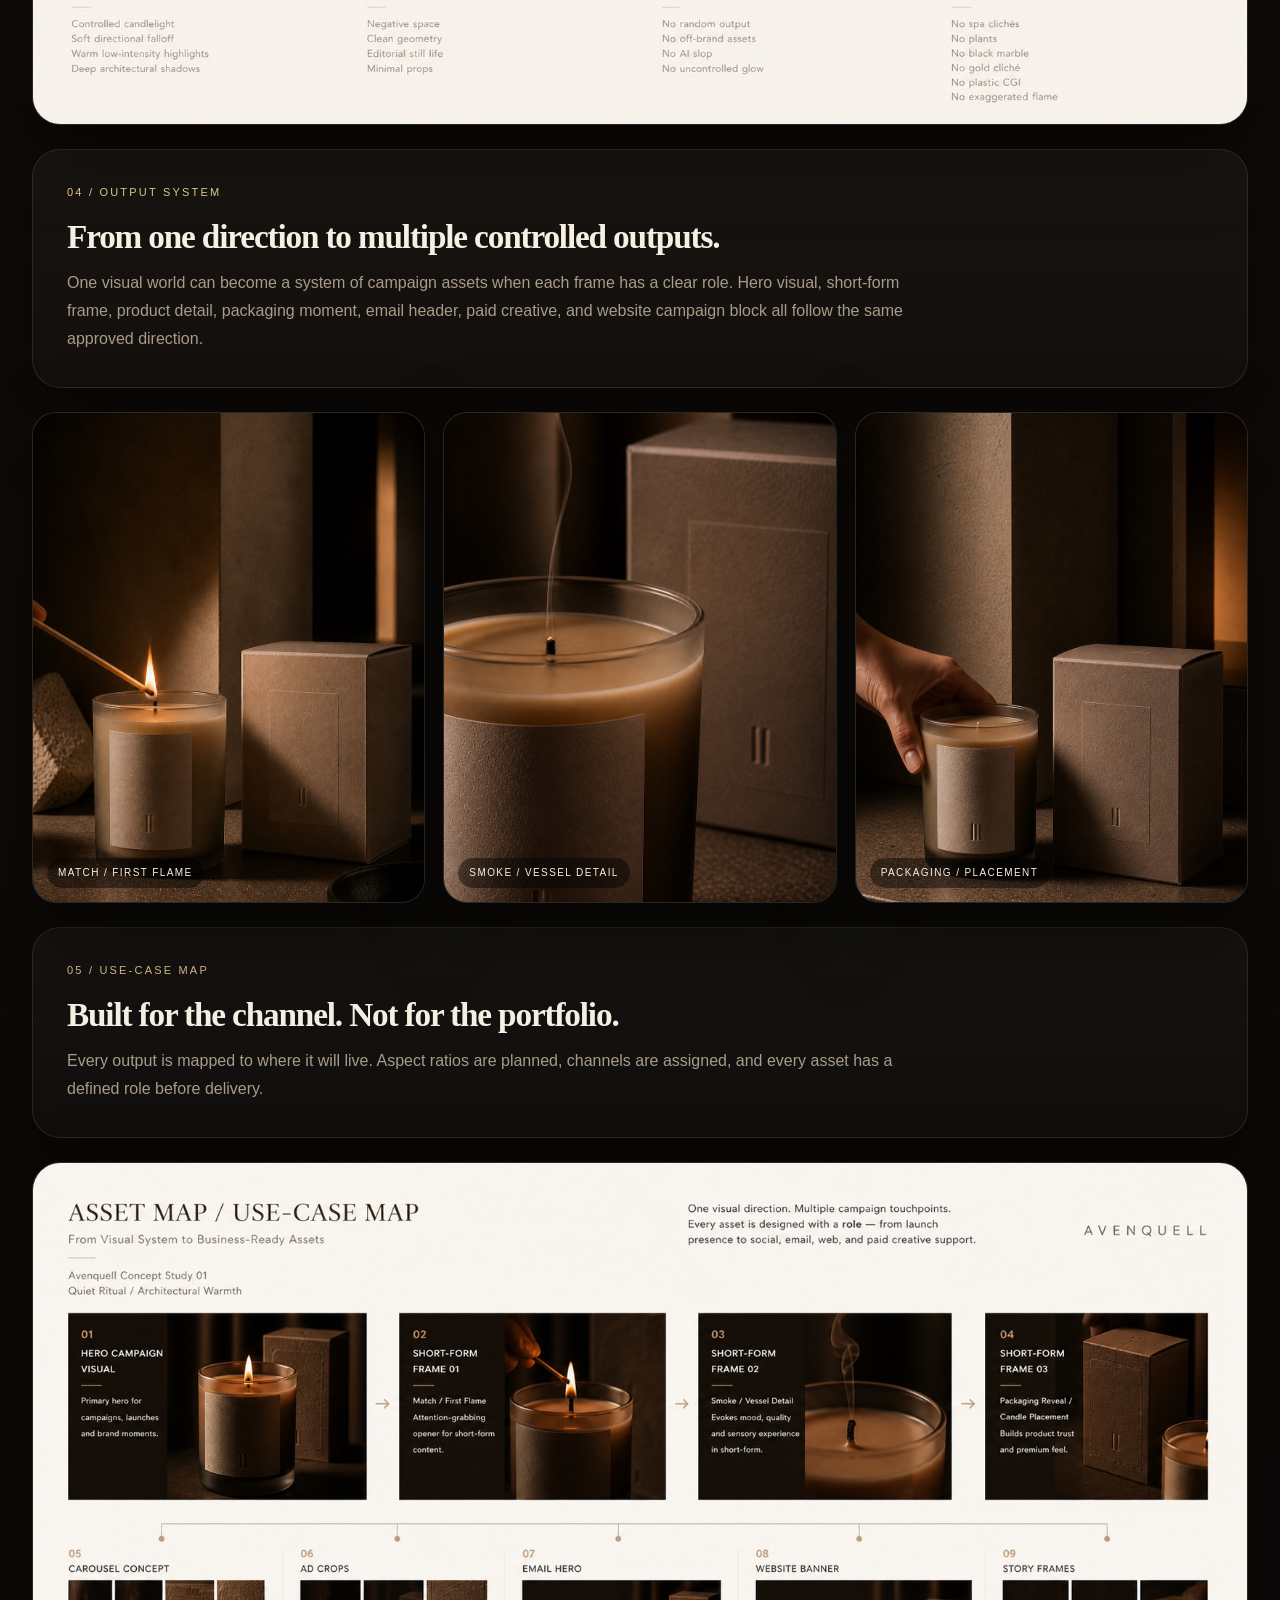
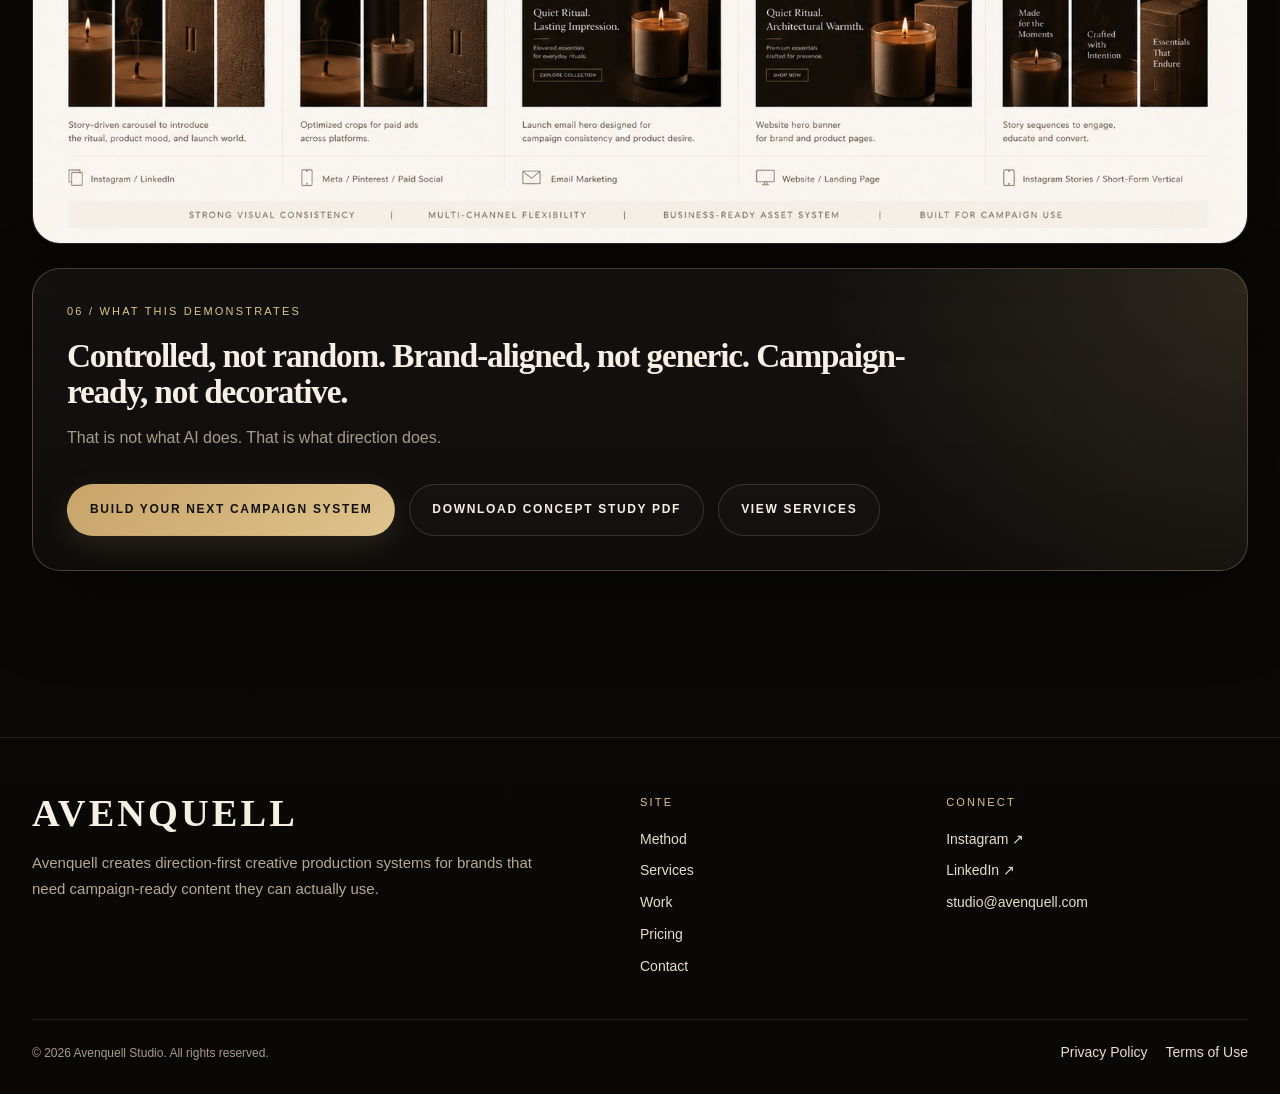
<file: concept-study-01.html>
<!DOCTYPE html>
<html lang="en">
<head>
  <meta charset="UTF-8" />
  <meta name="viewport" content="width=device-width, initial-scale=1.0" />

  <title>Concept Study 01 — Premium Home Fragrance Launch | Avenquell Studio</title>
  <meta name="description" content="A speculative Avenquell concept study showing how direction-first creative production turns a premium home fragrance launch into a controlled visual system." />

  <link rel="icon" type="image/x-icon" href="assets/favicon-black.ico">
  <link rel="stylesheet" href="style.css">
</head>

<body>
  <header class="site-header">
    <div class="container nav">
      <a href="index.html#hero" class="brand">
        <img class="brand-mark" src="assets/logo.png" alt="Avenquell Studio logo" />
        <div class="brand-copy">
          <span class="brand-title">Avenquell Studio</span>
          <span class="brand-subtitle">Direction-First Creative Production</span>
        </div>
      </a>

      <nav class="nav-links-desktop">
        <a href="index.html#method">Method</a>
        <a href="index.html#standard">Standard</a>
        <a href="index.html#services-pricing">Services</a>
        <a href="index.html#work">Work</a>
        <a href="index.html#pricing">Pricing</a>
        <a href="index.html#contact">Contact</a>
        <a class="nav-cta" href="index.html#contact">Request the Deck</a>
      </nav>

      <div class="mobile-menu-wrap">
        <button class="menu-button" id="menuButton" aria-label="Toggle navigation" aria-expanded="false" aria-controls="navMenu" type="button">
          <span>Menu</span>
          <span class="menu-icon" aria-hidden="true">
            <span></span><span></span><span></span>
          </span>
        </button>

        <div class="nav-menu" id="navMenu">
          <nav class="nav-links-mobile">
            <a href="index.html#method">Method</a>
            <a href="index.html#standard">Standard</a>
            <a href="index.html#services-pricing">Services</a>
            <a href="index.html#work">Work</a>
            <a href="index.html#pricing">Pricing</a>
            <a href="index.html#contact">Contact</a>
            <a href="index.html#contact">Request the Deck</a>
          </nav>
        </div>
      </div>
    </div>
  </header>

  <main>
    <section class="section case-study-section">
      <div class="container">
        <div class="case-study-hero">
          <a class="small" href="index.html#work">← Back to Work</a>

          <span class="eyebrow">Concept Study 01</span>
          <span class="disclaimer">Speculative Concept Study / Not Client Work</span>

          <h1>Quiet Ritual / Architectural Warmth</h1>

          <p class="lead">
            A premium home fragrance launch direction built as a controlled visual system — not a random image set.
          </p>
        </div>

        <div class="case-study-visual">
          <img src="assets/concept-study-01.jpeg" alt="Premium home fragrance launch concept study by Avenquell Studio" />
        </div>

        <div class="case-study-block">
          <span class="case-number">01 / Challenge</span>
          <h3>The problem is not a lack of images. It is a lack of controlled campaign use.</h3>
          <p>
            Premium product brands often have polished assets that do not scale. The visual exists.
            The system does not. Traditional production can be slow and rigid. Random AI is fast,
            but often off-brand. The gap is a creative system that protects taste and supports business use.
          </p>
        </div>

        <div class="case-study-block">
          <span class="case-number">02 / Direction</span>
          <h3>Quiet Ritual / Architectural Warmth.</h3>
          <p>
            A restrained evening visual world built around controlled candlelight, architectural shadow,
            tactile paper, frosted glass, wax surface, and warm material depth.
          </p>
          <p class="case-note">
            Avoided on purpose: spa clichés, plants, black marble, gold overload, plastic CGI,
            exaggerated flame glow, and decorative clutter.
          </p>
        </div>

        <div class="case-study-visual">
          <img src="assets/short-form-frame-01.jpeg" alt="Match lighting candle for Quiet Ritual Architectural Warmth concept direction" />
        </div>

        <div class="case-study-block">
          <span class="case-number">03 / Direction Board</span>
          <h3>The visual system, defined before any production.</h3>
          <p>
            Color palette, material palette, lighting rules, composition, quality standards, and avoided styles
            are locked before any frame is produced.
          </p>
        </div>

        <div class="case-study-visual">
          <img src="assets/direction-board.jpeg" alt="Avenquell direction board for Quiet Ritual Architectural Warmth concept study" />
        </div>

        <div class="case-study-block">
          <span class="case-number">04 / Output System</span>
          <h3>From one direction to multiple controlled outputs.</h3>
          <p>
            One visual world can become a system of campaign assets when each frame has a clear role.
            Hero visual, short-form frame, product detail, packaging moment, email header, paid creative,
            and website campaign block all follow the same approved direction.
          </p>
        </div>

        <div class="case-output-images">
          <div class="case-output-image">
            <img src="assets/short-form-frame-01.jpeg" alt="Short-form frame showing match lighting candle" />
            <span>Match / First Flame</span>
          </div>

          <div class="case-output-image">
            <img src="assets/short-form-frame-02.jpeg" alt="Short-form frame showing smoke and candle vessel detail" />
            <span>Smoke / Vessel Detail</span>
          </div>

          <div class="case-output-image">
            <img src="assets/short-form-frame-03.jpeg" alt="Short-form frame showing packaging reveal and candle placement" />
            <span>Packaging / Placement</span>
          </div>
        </div>

        <div class="case-study-block">
          <span class="case-number">05 / Use-Case Map</span>
          <h3>Built for the channel. Not for the portfolio.</h3>
          <p>
            Every output is mapped to where it will live. Aspect ratios are planned,
            channels are assigned, and every asset has a defined role before delivery.
          </p>
        </div>

        <div class="case-study-visual">
          <img src="assets/asset-map-use-case.jpeg" alt="Use-case map showing how Avenquell campaign assets are assigned across channels" />
        </div>

        <div class="case-study-block case-study-dark">
          <span class="case-number">06 / What This Demonstrates</span>
          <h3>Controlled, not random. Brand-aligned, not generic. Campaign-ready, not decorative.</h3>
          <p>
            That is not what AI does. That is what direction does.
          </p>

          <div class="section-actions">
           <a class="btn btn-primary" href="index.html#contact">Build Your Next Campaign System</a>

<a 
  class="btn btn-secondary" 
  href="assets/concept-study-01.pdf" 
  target="_blank" 
  rel="noopener noreferrer"
>
  Download Concept Study PDF
</a>

<a class="btn btn-secondary" href="index.html#services-pricing">View Services</a>
          </div>
        </div>
      </div>
    </section>
  </main>

  <footer class="footer">
    <div class="container footer-grid">
      <div class="footer-brand-block">
        <h2 class="footer-logo-text">AVENQUELL</h2>
        <p class="footer-positioning">
          Avenquell creates direction-first creative production systems for brands that need campaign-ready content they can actually use.
        </p>
      </div>

      <div class="footer-column">
        <span class="footer-heading">Site</span>
        <a href="index.html#method">Method</a>
        <a href="index.html#services-pricing">Services</a>
        <a href="index.html#work">Work</a>
        <a href="index.html#pricing">Pricing</a>
        <a href="index.html#contact">Contact</a>
      </div>

      <div class="footer-column">
        <span class="footer-heading">Connect</span>
        <a href="https://www.instagram.com/avenquell.studio/" target="_blank" rel="noopener noreferrer">Instagram ↗</a>
        <a href="https://www.linkedin.com/company/avenquell-studio/" target="_blank" rel="noopener noreferrer">LinkedIn ↗</a>
        <a href="mailto:studio@avenquell.com">studio@avenquell.com</a>
      </div>
    </div>

    <div class="container footer-bottom">
      <p>© 2026 Avenquell Studio. All rights reserved.</p>
      <div class="footer-legal">
        <a href="privacy.html">Privacy Policy</a>
        <a href="terms.html">Terms of Use</a>
      </div>
    </div>
  </footer>

  <script>
    const menuButton = document.getElementById('menuButton');
    const navMenu = document.getElementById('navMenu');
    const mobileLinks = navMenu.querySelectorAll('a');

    function closeMenu() {
      navMenu.classList.remove('open');
      menuButton.classList.remove('active');
      menuButton.setAttribute('aria-expanded', 'false');
    }

    function openMenu() {
      navMenu.classList.add('open');
      menuButton.classList.add('active');
      menuButton.setAttribute('aria-expanded', 'true');
    }

    menuButton.addEventListener('click', function () {
      navMenu.classList.contains('open') ? closeMenu() : openMenu();
    });

    mobileLinks.forEach(function (link) {
      link.addEventListener('click', closeMenu);
    });

    document.addEventListener('click', function (event) {
      if (!navMenu.contains(event.target) && !menuButton.contains(event.target)) closeMenu();
    });

    document.addEventListener('keydown', function (event) {
      if (event.key === 'Escape') closeMenu();
    });

    window.addEventListener('resize', function () {
      if (window.innerWidth > 860) closeMenu();
    });
  </script>
</body>
</html>
</file>
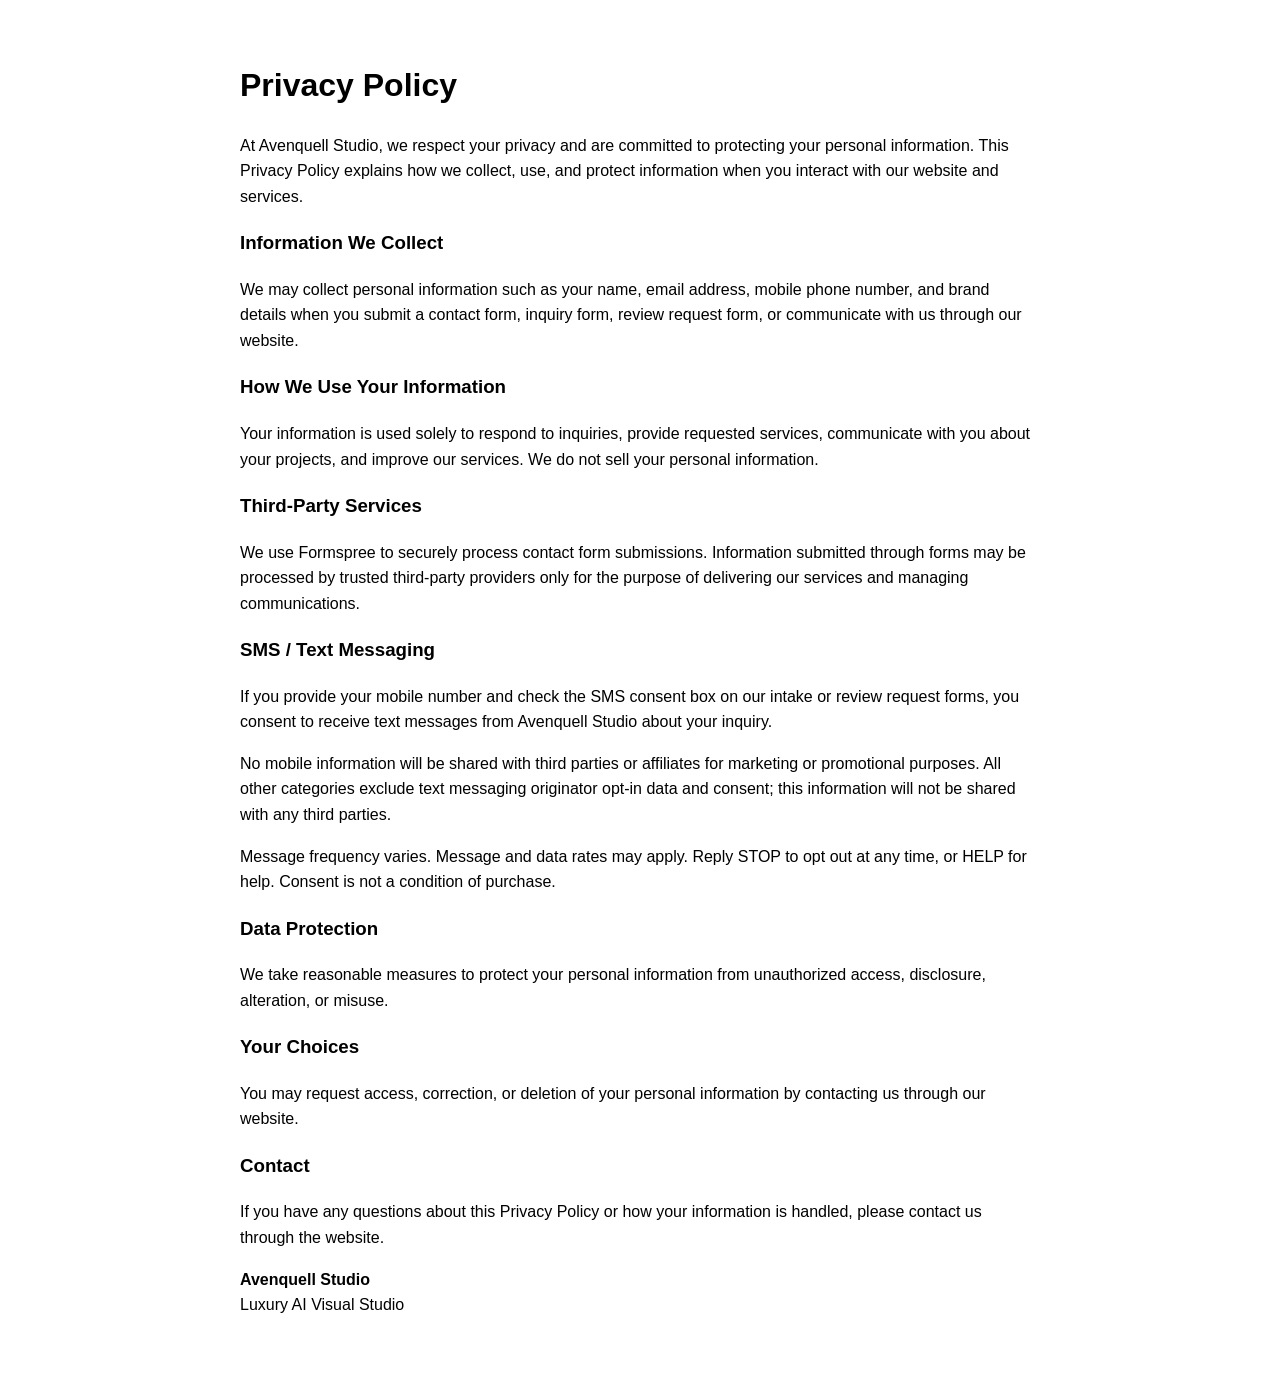
<file: privacy.html>
<!DOCTYPE html>
<html lang="en">
<head>
  <meta charset="UTF-8" />
  <title>Privacy Policy | Avenquell Studio</title>
</head>

<body style="max-width:800px;margin:60px auto;font-family:Arial;line-height:1.6;">

<h1>Privacy Policy</h1>

<p>
At Avenquell Studio, we respect your privacy and are committed to protecting
your personal information. This Privacy Policy explains how we collect, use,
and protect information when you interact with our website and services.
</p>

<h3>Information We Collect</h3>

<p>
We may collect personal information such as your name, email address, mobile
phone number, and brand details when you submit a contact form, inquiry form,
review request form, or communicate with us through our website.
</p>

<h3>How We Use Your Information</h3>

<p>
Your information is used solely to respond to inquiries, provide requested
services, communicate with you about your projects, and improve our services.
We do not sell your personal information.
</p>

<h3>Third-Party Services</h3>

<p>
We use Formspree to securely process contact form submissions. Information
submitted through forms may be processed by trusted third-party providers only
for the purpose of delivering our services and managing communications.
</p>

<h3>SMS / Text Messaging</h3>

<p>
If you provide your mobile number and check the SMS consent box on our intake
or review request forms, you consent to receive text messages from Avenquell
Studio about your inquiry.
</p>

<p>
No mobile information will be shared with third parties or affiliates for
marketing or promotional purposes. All other categories exclude text messaging
originator opt-in data and consent; this information will not be shared with
any third parties.
</p>

<p>
Message frequency varies. Message and data rates may apply. Reply STOP to opt
out at any time, or HELP for help. Consent is not a condition of purchase.
</p>

<h3>Data Protection</h3>

<p>
We take reasonable measures to protect your personal information from
unauthorized access, disclosure, alteration, or misuse.
</p>

<h3>Your Choices</h3>

<p>
You may request access, correction, or deletion of your personal information by
contacting us through our website.
</p>

<h3>Contact</h3>

<p>
If you have any questions about this Privacy Policy or how your information is
handled, please contact us through the website.
</p>

<p>
<strong>Avenquell Studio</strong><br>
Luxury AI Visual Studio
</p>

</body>
</html>
</file>
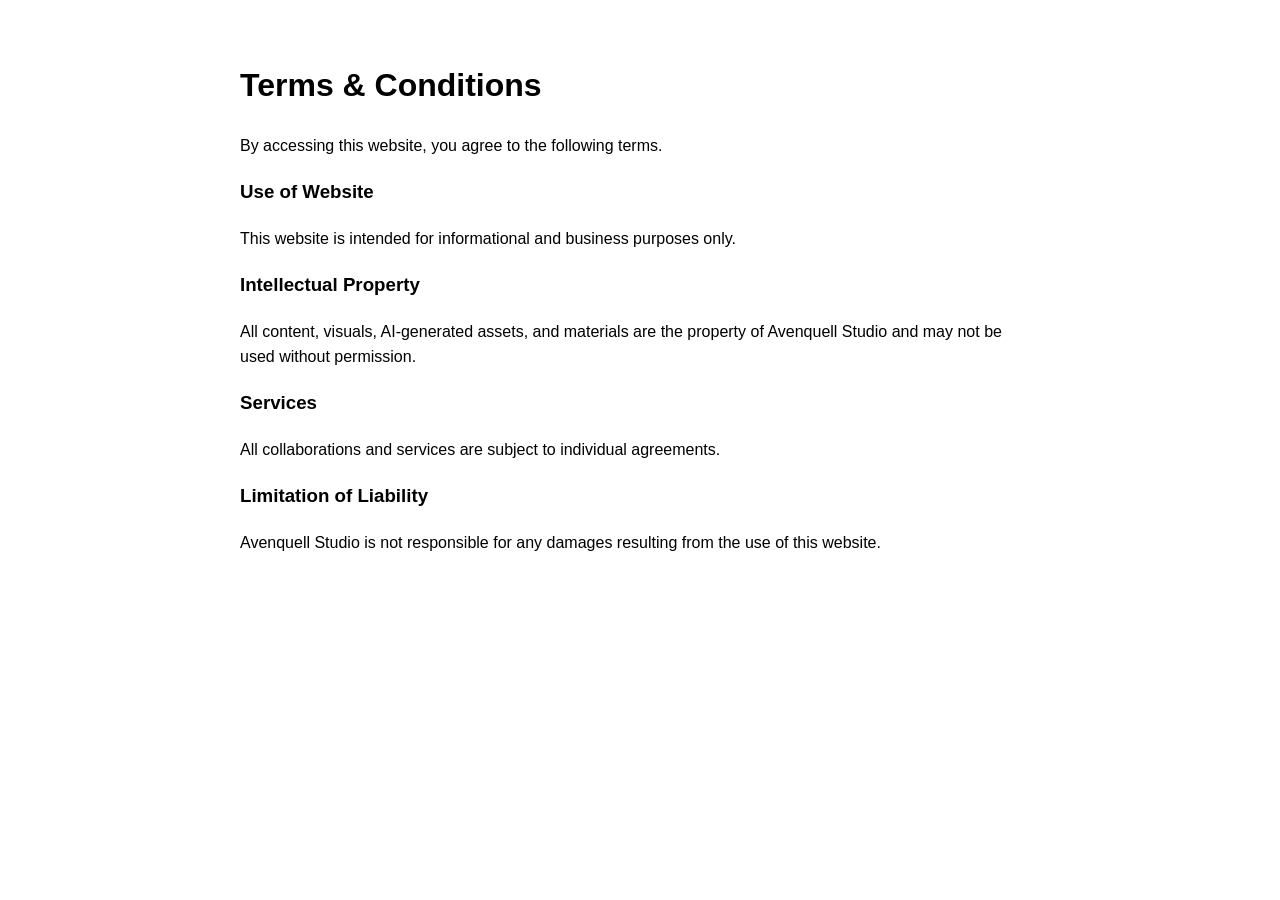
<file: terms.html>
<!DOCTYPE html>
<html lang="en">
<head>
  <meta charset="UTF-8" />
  <title>Terms & Conditions | Avenquell Studio</title>
</head>
<body style="max-width:800px;margin:60px auto;font-family:Arial;line-height:1.6;">

<h1>Terms & Conditions</h1>

<p>By accessing this website, you agree to the following terms.</p>

<h3>Use of Website</h3>
<p>This website is intended for informational and business purposes only.</p>

<h3>Intellectual Property</h3>
<p>All content, visuals, AI-generated assets, and materials are the property of Avenquell Studio and may not be used without permission.</p>

<h3>Services</h3>
<p>All collaborations and services are subject to individual agreements.</p>

<h3>Limitation of Liability</h3>
<p>Avenquell Studio is not responsible for any damages resulting from the use of this website.</p>

</body>
</html>
</file>
<file: cookie-banner/silktide-consent-manager.css>
/* 
  Silktide Consent Manager - https://silktide.com/consent-manager/  

  Styles are at risked of being overridden by styles coming from the site the consent manager is used on.
  To help prevent this, global wrapper elements are prefixed with "#silktide-"
*/

/* --------------------------------
  Global Styles - These elements exist in the main DOM and styling is limited to positioning and animation
-------------------------------- */
/* Wrapper (Global) */
#silktide-wrapper {
              --focus: 0 0 0 2px #ffffff, 0 0 0 4px #000000, 0 0 0 6px #ffffff;
              --boxShadow: -5px 5px 10px 0px #00000012, 0px 0px 50px 0px #0000001a;
              --fontFamily: Helvetica Neue, Segoe UI, Arial, sans-serif;
              --primaryColor: #C2A96B;
              --backgroundColor: #000000;
              --textColor: #ffffff;
              --backdropBackgroundColor: #00000033;
              --backdropBackgroundBlur: 0px;
              --cookieIconColor: #000000;
              --cookieIconBackgroundColor: #FFFFFF;
              position: fixed;
  bottom: 0;
  right: 0;
  width: 100%;
  height: 100%;
  z-index: 99999;
  pointer-events: none;
  border: 0px;
  display: flex;
  justify-content: center;
  align-items: center
            }

/* Backdrop (Global) */
#silktide-backdrop-global {
  position: fixed;
  top: 0;
  left: 0;
  width: 100%;
  height: 100%;
  pointer-events: auto;
  border: 0px;
  display: none;
}

/* --------------------------------
  Links
-------------------------------- */
#silktide-wrapper a {
  all: unset;
  display: inline-block;
  color: var(--primaryColor);
  text-decoration: underline;
}

#silktide-wrapper a:hover {
  cursor: pointer;
  color: var(--textColor);
}

/* --------------------------------
  Focus Styles
-------------------------------- */
#silktide-wrapper a:focus,
#silktide-wrapper #silktide-banner button:focus,
#silktide-wrapper #silktide-modal button:focus,
#silktide-wrapper #silktide-cookie-icon:focus {
  outline: none;
  box-shadow: var(--focus);
  border-radius: 5px;
}

#silktide-wrapper #silktide-cookie-icon:focus {
  border-radius: 50%;
}

/* --------------------------------
  General Styles
-------------------------------- */

#silktide-wrapper .st-button {
  color: var(--backgroundColor);
  background-color: var(--primaryColor);
  border: 2px solid var(--primaryColor);
  padding: 10px 20px;
  text-decoration: none;
  text-align: center;
  display: inline-block;
  font-size: 16px;
  line-height: 24px;
  cursor: pointer;
  border-radius: 5px;
}

#silktide-wrapper .st-button--primary {
}

#silktide-wrapper .st-button--primary:hover {
  background-color: var(--backgroundColor);
  color: var(--primaryColor);
}

#silktide-wrapper .st-button--secondary {
  background-color: var(--backgroundColor);
  color: var(--primaryColor);
}

#silktide-wrapper .st-button--secondary:hover {
  background-color: var(--primaryColor);
  color: var(--backgroundColor);
}

/* --------------------------------
  Banner
-------------------------------- */
#silktide-banner {
  font-family: var(--fontFamily);
  color: var(--textColor);
  background-color: var(--backgroundColor);
  box-sizing: border-box;
  padding: 32px;
  border-radius: 5px;
  pointer-events: auto;
  border: 0px;
  position: fixed;
  bottom: 16px;
  right: 16px;
  width: 600px;
  overflow: auto;
  max-width: calc(100% - 32px);
  max-height: calc(100vh - 32px);
  transform: translate(0, -20px);
  opacity: 0;
  animation: silktide-slideInDown 350ms ease-out forwards;
  animation-delay: 0.3s;
  box-shadow: -5px 5px 10px 0px #00000012, 0px 0px 50px 0px #0000001a;
}

#silktide-banner:focus {
  border-radius: 50%;
}

#silktide-banner.center {
  top: 50%;
  left: 50%;
  bottom: auto;
  right: auto;
  position: fixed;
  transform: translate(-50%, calc(-50% - 20px));
  animation: silktide-slideInDown-center 350ms ease-out forwards;
}

#silktide-banner.bottomLeft {
  bottom: 16px;
  left: 16px;
  position: fixed;
}

#silktide-banner.bottomCenter {
  bottom: 16px;
  left: 50%;
  position: fixed;
  transform: translate(-50%, -20px);
  animation: silktide-slideInDown-bottomCenter 350ms ease-out forwards;
}

#silktide-banner .preferences {
  display: flex;
  gap: 5px;
  border: none;
  padding: 15px 0px;
  background-color: transparent;
  color: var(--primaryColor);
  cursor: pointer;
  font-size: 16px;
}

#silktide-banner .preferences span {
  display: block;
  white-space: nowrap;
  text-decoration: underline;
}

#silktide-banner .preferences span:hover {
  color: var(--textColor);
}

#silktide-banner .preferences:after {
  display: block;
  content: '>';
  text-decoration: none;
}

#silktide-banner p {
  font-size: 16px;
  line-height: 24px;
  margin: 0px 0px 15px;
}

#silktide-banner a {
  display: inline-block;
  color: var(--primaryColor);
  text-decoration: underline;
  background-color: var(--backgroundColor);
}

#silktide-banner a:hover {
  color: var(--textColor);
}

#silktide-banner a.silktide-logo {
  display: flex;
  align-items: center;
  justify-content: center;
  fill: var(--primaryColor); /* passed down to svg > path */
  margin-left: auto;
  width: 48px;
  height: 48px;
}


#silktide-banner .actions {
  display: flex;
  gap: 16px;
  flex-direction: column;
  margin-top: 24px;
}

@media (min-width: 600px) {
  #silktide-banner .actions {
    flex-direction: row;
    align-items: center;
  }
}

#silktide-banner .actions-row {
  display: flex;
  gap: 16px;
  flex-direction: row;
  align-items: center;
  justify-content: space-between;
  flex-grow: 1;
}

/* --------------------------------
  Modal
-------------------------------- */
#silktide-modal {
  display: none;
  pointer-events: auto;
  overflow: auto;
  width: 800px;
  max-width: 100%;
  max-height: 100%;
  border: 0px;
  transform: translate(0px, -20px);
  opacity: 0;
  animation: silktide-slideInUp-center 350ms ease-out forwards;
  box-shadow: -5px 5px 10px 0px #00000012, 0px 0px 50px 0px #0000001a;
  font-family: var(--fontFamily);
  color: var(--textColor);
  flex-direction: column;
  padding: 30px;
  background-color: var(--backgroundColor);
  border-radius: 5px;
  box-sizing: border-box;
}

/* --------------------------------
  Modal - Header
-------------------------------- */
#silktide-modal header {
  display: flex;
  justify-content: space-between;
  align-items: center;
  margin-bottom: 20px;
  gap: 16px;
}

#silktide-modal h1 {
  font-family: var(--fontFamily);
  color: var(--textColor);
  font-size: 24px;
  font-weight: 500;
  margin: 0px;
}

#silktide-modal .modal-close {
  display: inline-flex;
  border: none;
  padding: 13px;
  border: 0px;
  cursor: pointer;
  background: var(--backgroundColor);
  color: var(--primaryColor);
}

#silktide-modal .modal-close svg {
  fill: var(--primaryColor);
}

/* --------------------------------
  Modal - Content
-------------------------------- */

#silktide-modal section {
  flex: 1;
  margin-top: 32px;
}

#silktide-modal section::-webkit-scrollbar {
  display: block; /* Force scrollbars to show */
  width: 5px; /* Width of the scrollbar */
}

#silktide-modal section::-webkit-scrollbar-thumb {
  background-color: var(--textColor); /* Color of the scrollbar thumb */
  border-radius: 10px; /* Rounded corners for the thumb */
}

#silktide-modal p {
  font-size: 16px;
  line-height: 24px;
  color: var(--textColor);
  margin: 0px 0px 15px;
}

#silktide-modal p:last-of-type {
  margin: 0px;
}

#silktide-modal fieldset {
  padding: 0px;
  border: none;
  margin: 0px 0px 32px;
}

#silktide-modal fieldset:last-of-type {
  margin: 0px;
}

#silktide-modal legend {
  padding: 0px;
  margin: 0px 0px 10px;
  font-weight: 700;
  color: var(--textColor);
  font-size: 16px;
}

#silktide-modal .cookie-type-content {
  display: flex;
  justify-content: space-between;
  align-items: flex-start;
  gap: 24px;  
}

/* --------------------------------
  Modal - Switches
-------------------------------- */
#silktide-modal .switch {
  flex-shrink: 0;
  position: relative;
  display: inline-block;
  height: 34px;
  width: 74px;
  cursor: pointer;
}

#silktide-modal .switch:focus-within {
  outline: none;
  box-shadow: var(--focus);
  border-radius: 25px;
}

#silktide-modal .switch input {
  opacity: 0;
  position: absolute;
}

/* Unchecked Switch Styles */
#silktide-modal .switch__pill {
  position: relative;
  display: block;
  height: 34px;
  width: 74px;
  background: var(--textColor);
  border-radius: 25px;
}

#silktide-modal .switch__dot {
  position: absolute;
  top: 2px;
  left: 2px;
  display: block;
  height: 30px;
  width: 30px;
  background: var(--backgroundColor);
  border-radius: 50%;
  transition: left 150ms ease-out;
}

#silktide-modal .switch__off,
#silktide-modal .switch__on {
  text-transform: uppercase;
  font-size: 15px;
  font-weight: 500;
  color: var(--backgroundColor);
  position: absolute;
  top: 7px;
  right: 8px;
  transition: right 150ms ease-out, opacity 150ms ease-out;
}

#silktide-modal .switch__off {
  opacity: 1;
}

#silktide-modal .switch__on {
  opacity: 0;
}

/* Checked Switch Styles */
#silktide-modal .switch input:checked + .switch__pill {
  background: var(--primaryColor);
}

#silktide-modal .switch input:checked ~ .switch__dot {
  left: calc(100% - 32px);
}

#silktide-modal .switch input:checked ~ .switch__off {
  right: calc(100% - 32px);
  opacity: 0;
}

#silktide-modal .switch input:checked ~ .switch__on {
  right: calc(100% - 34px);
  opacity: 1;
}

/* Disabled Switch Styles */
#silktide-modal .switch input:disabled + .switch__pill {
  opacity: 0.65;
  cursor: not-allowed;
}

/* --------------------------------
  Modal - Footer
-------------------------------- */
#silktide-modal footer {
  display: flex;
  flex-direction: column;
  gap: 16px;
  margin-top: 24px;
}

@media (min-width: 600px) {
  #silktide-modal footer {
    flex-direction: row;
    align-items: center;
  }
}

#silktide-modal footer a {
  margin-left: auto;
  padding: 14px 0px;
}

/* Cookie Icon */
#silktide-cookie-icon {
  display: none;
  position: fixed;
  bottom: 10px;
  left: 10px;
  justify-content: center;
  align-items: center;
  width: 60px;
  height: 60px;
  border-radius: 50%;
  padding: 0px;
  border: none;
  background-color: var(--cookieIconColor);
  cursor: pointer;
  box-shadow: 0px 0px 6px 0px #0000001a;
  pointer-events: auto;
  animation: silktide-fadeIn 0.3s ease-in-out forwards;
}

#silktide-cookie-icon.bottomRight {
  left: auto;
  right: 10px;
}

#silktide-cookie-icon svg {
  fill: var(--cookieIconBackgroundColor);
}

/* --------------------------------
  Backdrop
-------------------------------- */
#silktide-backdrop {
  display: none;
  position: absolute;
  top: 0;
  left: 0;
  width: 100%;
  height: 100%;
  background-color: var(--backdropBackgroundColor);
  backdrop-filter: blur(var(--backdropBackgroundBlur));
  pointer-events: all;
}

/* --------------------------------
  Animations
-------------------------------- */
@keyframes silktide-fadeIn {
  from {
    opacity: 0;
  }
  to {
    opacity: 1;
  }
}

@keyframes silktide-slideInDown {
  from {
    opacity: 0;
    transform: translateY(-20px);
  }
  to {
    opacity: 1;
    transform: translateY(0);
  }
}

@keyframes silktide-slideInDown-center {
  from {
    opacity: 0;
    transform: translate(-50%, calc(-50% - 20px));
  }
  to {
    opacity: 1;
    transform: translate(-50%, -50%);
  }
}

@keyframes silktide-slideInDown-bottomCenter {
  from {
    opacity: 0;
    transform: translate(-50%, -20px);
  }
  to {
    opacity: 1;
    transform: translate(-50%, 0);
  }
}

@keyframes silktide-slideInUp-center {
  from {
    opacity: 0;
    transform: translate(0px, 20px);
  }
  to {
    opacity: 1;
    transform: translate(0px, 0px);
  }
}
</file>
<file: style.css>
:root {
      --bg: #0b0a08;
      --bg-soft: #15110d;
      --panel: rgba(255,255,255,.035);
      --ivory: #f6efe4;
      --ivory-deep: #e8ddcc;
      --taupe: #b7a895;
      --muted: #a99b89;
      --gold: #c8a46a;
      --gold-soft: #dfc38d;
      --line: rgba(246,239,228,.10);
      --shadow: 0 30px 80px rgba(0,0,0,.45);
      --radius-xl: 32px;
      --radius-lg: 24px;
      --max: 1240px;
    }

    * { box-sizing: border-box; margin: 0; padding: 0; }
    html { scroll-behavior: smooth; }
    body {
      font-family: Inter, Arial, Helvetica, sans-serif;
      background:
        radial-gradient(circle at 80% 10%, rgba(200,164,106,.13), transparent 28%),
        radial-gradient(circle at 10% 35%, rgba(246,239,228,.06), transparent 20%),
        linear-gradient(180deg, #0a0907 0%, #0f0c09 52%, #090807 100%);
      color: var(--ivory);
      line-height: 1.55;
      -webkit-font-smoothing: antialiased;
      text-rendering: optimizeLegibility;
    }
    img, video { display: block; max-width: 100%; }
    a { color: inherit; text-decoration: none; }
    button, input, textarea, select { font: inherit; }
    button { background: none; border: 0; color: inherit; cursor: pointer; }

    .container { width: min(var(--max), calc(100% - 64px)); margin: 0 auto; }
    .section { padding: 96px 0; }
    .eyebrow { display: inline-block; margin-bottom: 16px; color: var(--gold-soft); text-transform: uppercase; letter-spacing: .22em; font-size: 12px; }
    h1, h2, h3, .brand-title { font-family: Georgia, "Times New Roman", serif; font-weight: 600; letter-spacing: -0.035em; }
   h1 {
  font-size: clamp(32px, 3.4vw, 54px);
  line-height: 1;
  max-width: 880px;
}
    h2 { font-size: clamp(32px, 3.4vw, 54px); line-height: 1; margin-bottom: 18px; }
    h3 { font-size: 24px; line-height: 1.08; margin-bottom: 14px; }
    p { font-size: 17px; color: var(--muted); }
    .lead { font-size: clamp(18px, 1.8vw, 22px); line-height: 1.55; color: var(--ivory-deep); max-width: 780px; }
    .small { font-size: 14px; color: var(--muted); }

    .silktide-cookie-icon, .silktide-consent-manager-cookie-icon, #silktide-cookie-icon, [class*="cookie-icon"], [id*="cookie-icon"] {
      display: none !important; visibility: hidden !important; opacity: 0 !important; pointer-events: none !important;
    }

    .site-header { position: sticky; top: 0; z-index: 1000; background: rgba(10,9,7,.84); backdrop-filter: blur(16px); border-bottom: 1px solid rgba(255,255,255,.06); }
    .nav { min-height: 84px; display: flex; align-items: center; justify-content: space-between; gap: 24px; position: relative; }
    .brand { display: flex; align-items: center; gap: 14px; flex-shrink: 0; }
    .brand-mark { width: 46px; height: 46px; object-fit: contain; border-radius: 12px; background: rgba(255,255,255,.025); border: 1px solid var(--line); padding: 4px; }
    .brand-title { display: block; font-size: 13px; letter-spacing: .14em; text-transform: uppercase; white-space: nowrap; }
    .brand-subtitle { display: block; margin-top: 4px; font-size: 10px; letter-spacing: .18em; text-transform: uppercase; color: var(--muted); white-space: nowrap; }
    .nav-links-desktop { display: flex; gap: 24px; align-items: center; margin-left: auto; }
    .nav-links-desktop a { font-size: 12px; letter-spacing: .14em; text-transform: uppercase; color: var(--ivory-deep); transition: color .25s ease; }
    .nav-links-desktop a:hover { color: var(--gold-soft); }
    .nav-cta { padding: 13px 18px; border-radius: 999px; background: linear-gradient(135deg, var(--gold), var(--gold-soft)); color: #111; font-weight: 700; }

    .mobile-menu-wrap { display: none; position: relative; margin-left: auto; }
    .menu-button { display: inline-flex; align-items: center; gap: 10px; padding: 12px 16px; border: 1px solid var(--line); border-radius: 999px; background: rgba(255,255,255,.025); font-size: 12px; letter-spacing: .16em; text-transform: uppercase; }
    .menu-icon { display: inline-flex; flex-direction: column; gap: 4px; width: 16px; }
    .menu-icon span { width: 16px; height: 1px; background: currentColor; display: block; transition: transform .28s ease, opacity .28s ease; }
    .menu-button.active .menu-icon span:nth-child(1) { transform: translateY(5px) rotate(45deg); }
    .menu-button.active .menu-icon span:nth-child(2) { opacity: 0; }
    .menu-button.active .menu-icon span:nth-child(3) { transform: translateY(-5px) rotate(-45deg); }
    .nav-menu { position: absolute; top: calc(100% + 12px); right: 0; width: min(330px, calc(100vw - 28px)); padding: 18px; border-radius: 22px; background: rgba(14,12,10,.98); border: 1px solid var(--line); box-shadow: var(--shadow); opacity: 0; visibility: hidden; pointer-events: none; transform: translateY(-10px); transition: all .25s ease; z-index: 2000; }
    .nav-menu.open { opacity: 1; visibility: visible; pointer-events: auto; transform: translateY(0); }
    .nav-links-mobile { display: grid; gap: 6px; }
    .nav-links-mobile a { display: block; padding: 14px 12px; border-radius: 14px; font-size: 12px; letter-spacing: .14em; text-transform: uppercase; color: var(--ivory-deep); }

    .hero { position: relative; overflow: hidden; padding: 70px 0 96px; }
    .hero::before { content: ""; position: absolute; inset: 0; background: linear-gradient(90deg, rgba(255,255,255,.025) 1px, transparent 1px), linear-gradient(rgba(255,255,255,.025) 1px, transparent 1px); background-size: 80px 80px; mask-image: linear-gradient(to bottom, rgba(0,0,0,.55), transparent 85%); opacity: .22; pointer-events: none; }
    .hero-grid { position: relative; display: grid; grid-template-columns: .98fr .82fr; gap: 56px; align-items: center; }
    .hero-copy .lead { margin-top: 24px; max-width: 720px; }
    .hero-copy .subcopy { margin-top: 18px; max-width: 660px; font-size: 16px; line-height: 1.75; }
    .hero-actions, .section-actions { display: flex; gap: 14px; flex-wrap: wrap; margin-top: 32px; }
    .btn { min-height: 52px; display: inline-flex; align-items: center; justify-content: center; padding: 0 22px; border-radius: 999px; font-size: 12px; font-weight: 700; letter-spacing: .14em; text-transform: uppercase; transition: all .25s ease; border: 1px solid transparent; }
    .btn-primary { background: linear-gradient(135deg, var(--gold), var(--gold-soft)); color: #111; box-shadow: 0 10px 30px rgba(200,164,106,.14); }
    .btn-primary:hover { transform: translateY(-1px); }
    .btn-secondary { border-color: rgba(255,255,255,.14); color: var(--ivory); background: rgba(255,255,255,.018); }
    .btn-secondary:hover { border-color: rgba(200,164,106,.55); color: var(--gold-soft); }
    .hero-visual-shell { position: relative; padding: 16px; border-radius: 34px; background: linear-gradient(180deg, rgba(255,255,255,.045), rgba(255,255,255,.02)); border: 1px solid var(--line); box-shadow: var(--shadow); }
    .hero-visual { overflow: hidden; border-radius: 24px; aspect-ratio: 4 / 5; background: #111; }
    .hero-visual img { width: 100%; height: 100%; object-fit: cover; object-position: center; }
    .trust-strip { display: grid; grid-template-columns: repeat(3, minmax(0,1fr)); gap: 14px; margin-top: 32px; max-width: 780px; }
    .trust-item { padding: 16px; border: 1px solid var(--line); border-radius: 18px; background: rgba(255,255,255,.025); }
    .trust-item strong { display: block; color: var(--gold-soft); font-size: 11px; letter-spacing: .16em; text-transform: uppercase; margin-bottom: 8px; }
    .trust-item span { color: var(--ivory-deep); font-size: 15px; }

    .split { display: grid; grid-template-columns: .82fr 1.18fr; gap: 58px; align-items: start; }
    .panel, .card, .offer-card, .process-step, .faq-item { border: 1px solid var(--line); background: linear-gradient(180deg, rgba(255,255,255,.038), rgba(255,255,255,.018)); box-shadow: var(--shadow); }
    .panel { padding: 38px; border-radius: var(--radius-xl); }
    .diagram { display: grid; grid-template-columns: repeat(5, minmax(0,1fr)); gap: 12px; margin-top: 28px; }
    .diagram span { min-height: 74px; display: flex; align-items: center; justify-content: center; text-align: center; padding: 14px; border-radius: 18px; border: 1px solid var(--line); color: var(--ivory-deep); background: rgba(255,255,255,.025); font-size: 13px; letter-spacing: .07em; text-transform: uppercase; }
    .cards { display: grid; grid-template-columns: repeat(2, minmax(0,1fr)); gap: 22px; margin-top: 34px; }
    .card { padding: 28px; min-height: 210px; border-radius: 24px; }
    .card p, .offer-card p, .process-step p, .faq-item p { font-size: 16px; line-height: 1.72; }
    .highlight-card { border-color: rgba(200,164,106,.35); background: radial-gradient(circle at top right, rgba(200,164,106,.13), transparent 34%), linear-gradient(180deg, rgba(255,255,255,.045), rgba(255,255,255,.02)); }
    .price { margin: 20px 0 4px; font-family: Georgia, "Times New Roman", serif; font-size: 34px; color: var(--gold-soft); }
    .offers { display: grid; grid-template-columns: repeat(3, minmax(0,1fr)); gap: 22px; margin-top: 34px; }
    .offer-card { padding: 30px; border-radius: 26px; }
    .offer-card ul { margin: 18px 0 0 18px; color: var(--muted); }
    .offer-card li { margin-bottom: 10px; }
    .flow { display: grid; grid-template-columns: repeat(6, minmax(0,1fr)); gap: 14px; margin-top: 34px; }
    .process-step { padding: 24px; border-radius: 22px; }
    .step-number { display: inline-block; color: var(--gold-soft); font-size: 11px; letter-spacing: .18em; text-transform: uppercase; margin-bottom: 14px; }
    .proof-card { display: grid; grid-template-columns: .9fr 1.1fr; gap: 28px; align-items: center; padding: 24px; border-radius: var(--radius-xl); border: 1px solid var(--line); background: linear-gradient(180deg, rgba(255,255,255,.038), rgba(255,255,255,.018)); box-shadow: var(--shadow); margin-top: 34px; }
    .proof-card img { width: 100%; aspect-ratio: 4/3; object-fit: cover; border-radius: 22px; background: #111; }
    .disclaimer { display: inline-block; padding: 8px 12px; border-radius: 999px; border: 1px solid rgba(200,164,106,.32); color: var(--gold-soft); font-size: 11px; letter-spacing: .14em; text-transform: uppercase; margin-bottom: 16px; }
    .standard-grid { display: grid; grid-template-columns: repeat(3, minmax(0,1fr)); gap: 18px; margin-top: 28px; }
    .standard-grid div { padding: 24px; border-radius: 22px; border: 1px solid var(--line); background: rgba(255,255,255,.025); }
.nav-links-desktop a.active,
.nav-links-mobile a.active {
  color: var(--gold-soft);
}

.nav-links-desktop a.active::after {
  content: "";
  position: absolute;
  left: 0;
  bottom: -8px;
  width: 100%;
  height: 1px;
  background: var(--gold-soft);
}

.nav-links-desktop a {
  position: relative;
}

.section-header {
  max-width: 820px;
  margin-bottom: 42px;
}

.section-header .lead {
  margin-top: 18px;
}

.what-grid {
  display: grid;
  grid-template-columns: repeat(3, minmax(0, 1fr));
  gap: 22px;
}

.what-card {
  min-height: 280px;
  padding: 30px;
  border-radius: 26px;
  border: 1px solid var(--line);
  background: linear-gradient(180deg, rgba(255,255,255,.038), rgba(255,255,255,.018));
  box-shadow: var(--shadow);
}

.what-number {
  display: block;
  margin-bottom: 28px;
  color: var(--gold-soft);
  font-size: 12px;
  letter-spacing: .2em;
  text-transform: uppercase;
}

.what-card h3 {
  margin-bottom: 14px;
}

.what-card p {
  font-size: 16px;
  line-height: 1.72;
}
.method-grid {
  display: grid;
  grid-template-columns: repeat(3, minmax(0, 1fr));
  gap: 22px;
}

.method-card {
  min-height: 230px;
  padding: 30px;
  border-radius: 26px;
  border: 1px solid var(--line);
  background: linear-gradient(180deg, rgba(255,255,255,.038), rgba(255,255,255,.018));
  box-shadow: var(--shadow);
}

.method-number {
  display: block;
  margin-bottom: 28px;
  color: var(--gold-soft);
  font-size: 12px;
  letter-spacing: .2em;
  text-transform: uppercase;
}

.method-card h3 {
  margin-bottom: 14px;
}

.method-card p {
  font-size: 16px;
  line-height: 1.72;
}
.verticals-visual-grid {
  display: grid;
  grid-template-columns: repeat(4, minmax(0, 1fr));
  gap: 18px;
  margin-top: 42px;
}

.vertical-visual-card {
  position: relative;
  overflow: hidden;
  min-height: 320px;
  border-radius: 26px;
  border: 1px solid var(--line);
  background: #111;
  box-shadow: var(--shadow);
}

.vertical-visual-card img {
  width: 100%;
  height: 100%;
  min-height: 320px;
  object-fit: cover;
  transition: transform .35s ease, opacity .35s ease;
}

.vertical-visual-card::after {
  content: "";
  position: absolute;
  inset: 0;
  background: linear-gradient(
    to top,
    rgba(0,0,0,.72),
    rgba(0,0,0,.18) 55%,
    rgba(0,0,0,.04)
  );
  pointer-events: none;
}

.vertical-visual-card:hover img {
  transform: scale(1.035);
  opacity: .92;
}

.vertical-visual-label {
  position: absolute;
  left: 18px;
  right: 18px;
  bottom: 18px;
  z-index: 2;
  padding: 12px 14px;
  border-radius: 999px;
  background: rgba(10,9,7,.68);
  border: 1px solid rgba(246,239,228,.14);
  color: var(--ivory);
  text-align: center;
  font-size: 11px;
  font-weight: 700;
  letter-spacing: .14em;
  text-transform: uppercase;
  backdrop-filter: blur(10px);
}
.pricing-grid {
  display: grid;
  grid-template-columns: repeat(4, minmax(0, 1fr));
  gap: 18px;
  margin-top: 42px;
}

.pricing-card {
  display: flex;
  flex-direction: column;
  min-height: 390px;
  padding: 28px;
  border-radius: 26px;
  border: 1px solid var(--line);
  background: linear-gradient(180deg, rgba(255,255,255,.038), rgba(255,255,255,.018));
  box-shadow: var(--shadow);
}

.pricing-card-featured {
  border-color: rgba(200,164,106,.42);
  background:
    radial-gradient(circle at top right, rgba(200,164,106,.16), transparent 36%),
    linear-gradient(180deg, rgba(255,255,255,.055), rgba(255,255,255,.022));
}

.pricing-label {
  display: block;
  min-height: 34px;
  margin-bottom: 18px;
  color: var(--gold-soft);
  font-size: 10px;
  letter-spacing: .18em;
  text-transform: uppercase;
  line-height: 1.5;
}

.pricing-card h3 {
  min-height: 58px;
  margin-bottom: 18px;
  font-size: 24px;
}

.pricing-amount {
  margin-bottom: 18px;
  font-family: Georgia, "Times New Roman", serif;
  font-size: clamp(28px, 2.6vw, 38px);
  line-height: 1;
  color: var(--gold-soft);
  letter-spacing: -0.03em;
}

.pricing-card p {
  flex: 1;
  margin-bottom: 24px;
  font-size: 15.5px;
  line-height: 1.7;
}

.pricing-card .btn {
  width: 100%;
}

.pricing-note {
  max-width: 900px;
  margin-top: 24px;
  color: var(--muted);
  font-size: 14px;
  line-height: 1.7;
}
.faq-list {
  display: grid;
  grid-template-columns: repeat(2, minmax(0, 1fr));
  gap: 18px;
  margin-top: 42px;
}

.faq-item {
  padding: 28px;
  border-radius: 24px;
  border: 1px solid var(--line);
  background: linear-gradient(180deg, rgba(255,255,255,.038), rgba(255,255,255,.018));
  box-shadow: var(--shadow);
}

.faq-item h3 {
  margin-bottom: 14px;
  font-size: 22px;
}

.faq-item p {
  font-size: 15.5px;
  line-height: 1.72;
}
.standard-intro {
  margin-top: 14px;
}

.standard-rules-grid {
  display: grid;
  grid-template-columns: repeat(4, minmax(0, 1fr));
  gap: 18px;
  margin-top: 42px;
}

.standard-rule-card {
  min-height: 250px;
  padding: 26px;
  border-radius: 24px;
  border: 1px solid var(--line);
  background: linear-gradient(180deg, rgba(255,255,255,.038), rgba(255,255,255,.018));
  box-shadow: var(--shadow);
}

.standard-number {
  display: block;
  margin-bottom: 24px;
  color: var(--gold-soft);
  font-size: 12px;
  letter-spacing: .2em;
  text-transform: uppercase;
}

.standard-rule-card h3 {
  margin-bottom: 14px;
  font-size: 22px;
}

.standard-rule-card p {
  font-size: 15.5px;
  line-height: 1.7;
}

.standard-quote-box {
  max-width: 900px;
  margin: 46px auto 0;
  padding: 34px;
  border-radius: 28px;
  border: 1px solid rgba(200,164,106,.32);
  background: radial-gradient(circle at top center, rgba(200,164,106,.13), transparent 36%),
              linear-gradient(180deg, rgba(255,255,255,.045), rgba(255,255,255,.02));
  text-align: center;
  box-shadow: var(--shadow);
}

.standard-quote-box p {
  font-family: Georgia, "Times New Roman", serif;
  font-size: clamp(24px, 2.4vw, 38px);
  line-height: 1.16;
  color: var(--ivory);
  letter-spacing: -0.025em;
}

.standard-actions {
  justify-content: center;
  margin-top: 30px;
}
.verticals-grid {
  display: grid;
  grid-template-columns: repeat(4, minmax(0, 1fr));
  gap: 14px;
  margin-top: 38px;
}

.vertical-pill {
  min-height: 92px;
  display: flex;
  align-items: center;
  justify-content: center;
  text-align: center;
  padding: 18px;
  border-radius: 999px;
  border: 1px solid rgba(200,164,106,.28);
  background: rgba(255,255,255,.025);
  color: var(--ivory-deep);
  font-size: 12px;
  font-weight: 700;
  letter-spacing: .16em;
  text-transform: uppercase;
}
.case-output-images {
  display: grid;
  grid-template-columns: repeat(3, minmax(0, 1fr));
  gap: 18px;
  margin-top: 24px;
}

.case-output-image {
  position: relative;
  overflow: hidden;
  border-radius: 24px;
  border: 1px solid var(--line);
  background: #111;
  box-shadow: var(--shadow);
}

.case-output-image img {
  width: 100%;
  aspect-ratio: 4 / 5;
  object-fit: cover;
}

.case-output-image span {
  position: absolute;
  left: 14px;
  bottom: 14px;
  padding: 7px 11px;
  border-radius: 999px;
  background: rgba(0,0,0,.45);
  color: var(--ivory);
  font-size: 10px;
  letter-spacing: .14em;
  text-transform: uppercase;
}
.fit-grid {
  display: grid;
  grid-template-columns: repeat(4, minmax(0, 1fr));
  gap: 18px;
  margin-top: 42px;
}

.fit-card {
  min-height: 250px;
  padding: 26px;
  border-radius: 24px;
  border: 1px solid var(--line);
  background: linear-gradient(180deg, rgba(255,255,255,.038), rgba(255,255,255,.018));
  box-shadow: var(--shadow);
}

.fit-number {
  display: block;
  margin-bottom: 24px;
  color: var(--gold-soft);
  font-size: 12px;
  letter-spacing: .2em;
  text-transform: uppercase;
}

.fit-card h3 {
  margin-bottom: 14px;
  font-size: 22px;
}

.fit-card p {
  font-size: 15.5px;
  line-height: 1.7;
}

.deliverables-grid {
  display: grid;
  grid-template-columns: repeat(5, minmax(0, 1fr));
  gap: 14px;
  margin-top: 42px;
}

.deliverable-item {
  min-height: 96px;
  display: flex;
  align-items: center;
  justify-content: center;
  text-align: center;
  padding: 18px;
  border-radius: 22px;
  border: 1px solid var(--line);
  background: rgba(255,255,255,.025);
  color: var(--ivory-deep);
  font-size: 12px;
  font-weight: 700;
  letter-spacing: .14em;
  text-transform: uppercase;
  line-height: 1.45;
}

.not-do-list {
  display: grid;
  gap: 14px;
  margin-top: 42px;
  max-width: 980px;
}

.not-do-item {
  padding: 22px 26px;
  border-radius: 22px;
  border: 1px solid var(--line);
  background: rgba(255,255,255,.025);
  color: var(--ivory-deep);
  font-size: 18px;
  line-height: 1.5;
}
.services-content-grid {
  display: grid;
  grid-template-columns: repeat(2, minmax(0, 1fr));
  gap: 22px;
  margin-top: 26px;
}

.services-box {
  min-height: 220px;
  padding: 32px;
  border-radius: 26px;
  border: 1px solid var(--line);
  background: linear-gradient(180deg, rgba(255,255,255,.038), rgba(255,255,255,.018));
  box-shadow: var(--shadow);
}
.concept-study-feature {
  display: grid;
  grid-template-columns: .95fr 1.05fr;
  gap: 34px;
  align-items: center;
  margin-top: 42px;
  padding: 24px;
  border-radius: var(--radius-xl);
  border: 1px solid var(--line);
  background: linear-gradient(180deg, rgba(255,255,255,.038), rgba(255,255,255,.018));
  box-shadow: var(--shadow);
}

.concept-study-image {
  overflow: hidden;
  border-radius: 24px;
  background: #111;
}

.concept-study-image img {
  width: 100%;
  aspect-ratio: 4 / 3;
  object-fit: cover;
}

.concept-study-content {
  padding: 10px;
}

.concept-study-content h3 {
  font-size: clamp(30px, 3vw, 48px);
  margin-top: 18px;
}

.concept-study-subtitle {
  margin-bottom: 18px;
  font-family: Georgia, "Times New Roman", serif;
  color: var(--gold-soft);
  font-size: 24px;
  line-height: 1.2;
}

.case-meta-grid {
  display: grid;
  grid-template-columns: repeat(3, minmax(0, 1fr));
  gap: 12px;
  margin-top: 26px;
}

.case-meta-grid div {
  padding: 16px;
  border-radius: 18px;
  border: 1px solid var(--line);
  background: rgba(255,255,255,.025);
}

.case-meta-grid span {
  display: block;
  margin-bottom: 8px;
  color: var(--gold-soft);
  font-size: 10px;
  letter-spacing: .18em;
  text-transform: uppercase;
}

.case-meta-grid strong {
  display: block;
  color: var(--ivory-deep);
  font-size: 14px;
}

.upcoming-studies {
  display: grid;
  grid-template-columns: repeat(2, minmax(0, 1fr));
  gap: 18px;
  margin-top: 22px;
}

.upcoming-card {
  padding: 26px;
  border-radius: 24px;
  border: 1px solid var(--line);
  background: rgba(255,255,255,.025);
}

.upcoming-card span {
  display: block;
  margin-bottom: 14px;
  color: var(--gold-soft);
  font-size: 11px;
  letter-spacing: .18em;
  text-transform: uppercase;
}

.upcoming-card p {
  font-size: 15.5px;
  line-height: 1.7;
}

.case-study-hero {
  max-width: 900px;
  margin-bottom: 44px;
}

.case-study-hero .disclaimer {
  margin-left: 0;
  margin-bottom: 18px;
}

.case-study-block {
  padding: 34px;
  margin-top: 24px;
  border-radius: 28px;
  border: 1px solid var(--line);
  background: linear-gradient(180deg, rgba(255,255,255,.038), rgba(255,255,255,.018));
  box-shadow: var(--shadow);
}

.case-number {
  display: block;
  margin-bottom: 18px;
  color: var(--gold-soft);
  font-size: 11px;
  letter-spacing: .2em;
  text-transform: uppercase;
}

.case-study-block h3 {
  max-width: 860px;
  font-size: clamp(26px, 2.6vw, 42px);
}

.case-study-block p {
  max-width: 860px;
  font-size: 16px;
  line-height: 1.75;
}

.case-note {
  margin-top: 16px;
  color: var(--taupe);
  font-style: italic;
}

.case-study-visual {
  overflow: hidden;
  margin-top: 24px;
  border-radius: 28px;
  border: 1px solid var(--line);
  background: #111;
  box-shadow: var(--shadow);
}

.case-study-visual img {
  width: 100%;
  max-height: 680px;
  object-fit: cover;
}

.output-system-grid {
  display: grid;
  grid-template-columns: repeat(4, minmax(0, 1fr));
  gap: 18px;
  margin-top: 24px;
}

.output-system-grid article {
  min-height: 230px;
  padding: 26px;
  border-radius: 24px;
  border: 1px solid var(--line);
  background: rgba(255,255,255,.025);
}

.output-system-grid span {
  display: block;
  margin-bottom: 22px;
  color: var(--gold-soft);
  font-size: 12px;
  letter-spacing: .2em;
  text-transform: uppercase;
}

.output-system-grid h3 {
  font-size: 22px;
}

.output-system-grid p {
  font-size: 15px;
  line-height: 1.7;
}

.case-study-dark {
  border-color: rgba(200,164,106,.32);
  background: radial-gradient(circle at top right, rgba(200,164,106,.14), transparent 34%),
              linear-gradient(180deg, rgba(255,255,255,.045), rgba(255,255,255,.02));
}
.services-label {
  display: block;
  margin-bottom: 18px;
  color: var(--gold-soft);
  font-size: 12px;
  letter-spacing: .2em;
  text-transform: uppercase;
}

.services-box p {
  max-width: 620px;
  font-family: Georgia, "Times New Roman", serif;
  font-size: clamp(24px, 2.2vw, 36px);
  line-height: 1.18;
  color: var(--ivory);
  letter-spacing: -0.025em;
}
.process-flow {
  display: grid;
  grid-template-columns: repeat(6, minmax(0, 1fr));
  gap: 14px;
  margin-top: 34px;
}

.process-flow-item {
  min-height: 120px;
  display: flex;
  align-items: center;
  justify-content: center;
  text-align: center;
  padding: 16px;
  border-radius: 24px;
  border: 1px solid var(--line);
  background: rgba(255,255,255,.025);
  color: var(--ivory-deep);
  font-size: 12px;
  font-weight: 700;
  letter-spacing: .14em;
  text-transform: uppercase;
  line-height: 1.5;
}

.process-note {
  margin-top: 28px;
  max-width: 900px;
  color: var(--muted);
  font-size: 16px;
  line-height: 1.7;
}
    .why-list { display: grid; gap: 16px; }
    .why-item { padding: 0 0 16px; border-bottom: 1px solid var(--line); color: var(--ivory-deep); font-size: 18px; line-height: 1.55; }
    .why-item:last-child { border-bottom: 0; padding-bottom: 0; }
    .faq-grid { display: grid; grid-template-columns: repeat(2, minmax(0,1fr)); gap: 18px; margin-top: 34px; }
    .faq-item { padding: 24px; border-radius: 22px; }
    .faq-item h3 { font-size: 20px; }

.contact-box {
  padding: 46px;
  border-radius: 34px;
  background:
    radial-gradient(circle at top center, rgba(200,164,106,.16), transparent 30%),
    linear-gradient(180deg, rgba(255,255,255,.045), rgba(255,255,255,.02));
  border: 1px solid var(--line);
  box-shadow: var(--shadow);
}
.contact-grid {
  display: grid;
  grid-template-columns: .9fr 1.1fr;
  gap: 44px;
  align-items: start;
}
.contact-info h2 {
  margin-bottom: 20px;
}
.contact-copy {
  max-width: 620px;
  margin-bottom: 30px;
}
.next-steps {
  margin-top: 30px;
  padding-top: 26px;
  border-top: 1px solid var(--line);
}

.next-steps h3 {
  margin-bottom: 14px;
  font-size: 24px;
}
.next-steps p {
  margin-bottom: 14px;
  font-size: 16px;
  line-height: 1.72;
}

.contact-direct {
  display: grid;
  gap: 8px;
  margin-top: 28px;
  padding-top: 24px;
  border-top: 1px solid var(--line);
}
.contact-direct p {
  color: var(--ivory-deep);
  font-size: 15px;
}

.contact-direct a {
  color: var(--gold-soft);
  font-size: 16px;
}
.contact-direct span {
  color: var(--muted);
  font-size: 14px;
}
.contact-note {
  margin-top: 28px;
  padding: 18px 20px;
  border-left: 3px solid var(--gold);
  background: rgba(255,255,255,.025);
  color: var(--ivory-deep);
  font-size: 14px;
  line-height: 1.65;
  font-style: italic;
}
.contact-form {
  display: grid;
  grid-template-columns: repeat(2, minmax(0,1fr));
  gap: 16px;
}    
.contact-form input,
.contact-form textarea,
.contact-form select {
  width: 100%;
  padding: 15px 14px;
  border-radius: 14px;
  border: 1px solid rgba(255,255,255,.12);
  background: rgba(255,255,255,.025);
  color: var(--ivory);
  outline: none;
}    
.contact-form input::placeholder,
.contact-form textarea::placeholder {
  color: rgba(232,221,204,.58);
}

.contact-form select {
  color: var(--ivory-deep);
}
   .contact-form option {
  background: #15110d;
  color: var(--ivory);
}
   .contact-form textarea,
.contact-form .full,
.contact-form button {
  grid-column: 1 / -1;
}
.contact-form button {
  margin-top: 8px;
  min-height: 54px;
  width: 100%;
  max-width: 460px;
  justify-self: center;
  border-radius: 999px;
  background: linear-gradient(135deg, var(--gold), var(--gold-soft));
  color: #111;
  font-weight: 800;
  letter-spacing: .14em;
  text-transform: uppercase;
  cursor: pointer;
  transition: transform .25s ease, box-shadow .25s ease, opacity .25s ease;
}
.contact-form button:hover {
  transform: translateY(-1px);
  box-shadow: 0 12px 28px rgba(200,164,106,.18);
}

#form-success {
  display: none;
  margin-top: 22px;
  color: var(--gold-soft);
  font-size: 14px;
  letter-spacing: .08em;
  text-transform: uppercase;
}
    .footer {
  margin-top: 70px;
  padding: 56px 0 30px;
  border-top: 1px solid var(--line);
}

.footer-grid {
  display: grid;
  grid-template-columns: 1.5fr .7fr .8fr;
  gap: 42px;
  align-items: start;
}

.footer-logo-text {
  margin-bottom: 18px;
  font-family: Georgia, "Times New Roman", serif;
  font-size: clamp(30px, 3vw, 46px);
  line-height: 1;
  letter-spacing: .08em;
  color: var(--ivory);
}

.footer-positioning {
  max-width: 520px;
  color: var(--taupe);
  font-size: 15px;
  line-height: 1.75;
}

.footer-column {
  display: grid;
  gap: 10px;
}

.footer-heading {
  margin-bottom: 8px;
  color: var(--gold-soft);
  font-size: 11px;
  letter-spacing: .2em;
  text-transform: uppercase;
}

.footer-column a,
.footer-legal a {
  color: var(--ivory-deep);
  font-size: 14px;
  transition: color .25s ease;
}

.footer-column a:hover,
.footer-legal a:hover {
  color: var(--gold-soft);
}

.footer-bottom {
  margin-top: 42px;
  padding-top: 22px;
  border-top: 1px solid var(--line);
  display: flex;
  justify-content: space-between;
  gap: 18px;
  align-items: center;
}

.footer-bottom p {
  font-size: 12px;
  color: var(--muted);
}

.footer-legal {
  display: flex;
  gap: 18px;
}
    .copyright { margin-top: 18px; font-size: 12px; color: var(--muted); }

    @media (max-width: 1080px) {
      .hero-grid, .split, .proof-card { grid-template-columns: 1fr; }
      .offers, .flow, .standard-grid { grid-template-columns: repeat(2, minmax(0,1fr)); }
      .diagram { grid-template-columns: repeat(3, minmax(0,1fr)); }
      .hero-visual { aspect-ratio: 16/10; }
          .standard-rules-grid {
  grid-template-columns: repeat(2, minmax(0, 1fr));
}
          .verticals-grid {
  grid-template-columns: repeat(2, minmax(0, 1fr));
}
.verticals-visual-grid {
  grid-template-columns: repeat(2, minmax(0, 1fr));
}
.services-content-grid {
  grid-template-columns: 1fr;
}
          .fit-grid {
  grid-template-columns: repeat(2, minmax(0, 1fr));
}

.deliverables-grid {
  grid-template-columns: repeat(2, minmax(0, 1fr));
}
          .concept-study-feature {
  grid-template-columns: 1fr;
}
           .pricing-grid {
    grid-template-columns: repeat(2, minmax(0, 1fr));
  }

.output-system-grid {
  grid-template-columns: repeat(2, minmax(0, 1fr));
}
    }
    @media (max-width: 860px) {
      .container { width: min(calc(100% - 28px), var(--max)); }
      .section { padding: 54px 0; }
      .hero { padding: 42px 0 58px; }
      h1 {
  font-size: clamp(32px, 9vw, 48px);
}
          .site-header .container {
    width: calc(100% - 32px);
  }
.process-flow {
  grid-template-columns: 1fr;
  gap: 12px;
  margin-top: 28px;
}

.process-flow-item {
  min-height: auto;
  justify-content: flex-start;
  padding: 18px 20px;
  border-radius: 18px;
  text-align: left;
  font-size: 12px;
  letter-spacing: .16em;
}

.process-note {
  margin-top: 22px;
  font-size: 15px;
}
.verticals-visual-grid {
  grid-template-columns: 1fr;
}

.vertical-visual-card {
  min-height: 260px;
  border-radius: 24px;
}

.vertical-visual-card img {
  min-height: 260px;
}

.vertical-visual-label {
  border-radius: 18px;
}
          .fit-grid,
.deliverables-grid {
  grid-template-columns: 1fr;
}
 .case-output-images {
    grid-template-columns: 1fr;
  }

  .case-output-image {
    border-radius: 22px;
  }
.fit-card {
  min-height: auto;
  padding: 22px;
  border-radius: 24px;
}

.deliverable-item {
  min-height: auto;
  justify-content: flex-start;
  text-align: left;
  padding: 18px 20px;
  border-radius: 18px;
}
.faq-list {
  grid-template-columns: 1fr;
}

.faq-item {
  padding: 22px;
  border-radius: 24px;
}
.not-do-item {
  padding: 18px 20px;
  border-radius: 18px;
  font-size: 16px;
}
  .nav {
    gap: 12px;
    overflow: visible;
  }
 .mobile-menu-wrap {
    position: relative;
    z-index: 6000;
    flex-shrink: 0;
    margin-left: 8px;
  }
.pricing-grid {
    grid-template-columns: 1fr;
  }

  .pricing-card {
    min-height: auto;
    padding: 22px;
    border-radius: 24px;
  }

  .pricing-label,
  .pricing-card h3 {
    min-height: auto;
  }
.nav-menu {
    position: absolute;
    top: calc(100% + 14px);
    right: 0;
    z-index: 7000;
    width: min(280px, calc(100vw - 36px));
    padding: 14px;
    border-radius: 20px;
  }
          .nav-links-mobile {
    gap: 4px;
  }

  .nav-links-mobile a {
    padding: 12px 10px;
    border-radius: 12px;
    font-size: 11px;
    letter-spacing: .14em;
  }
  .brand {
    min-width: 0;
    gap: 10px;
  }

  .brand-copy {
    min-width: 0;
  }
   .brand-title {
    font-size: 12px;
    letter-spacing: .12em;
  }

  .brand-subtitle {
    font-size: 9px;
    letter-spacing: .14em;
    white-space: nowrap;
    overflow: hidden;
    text-overflow: ellipsis;
    max-width: 215px;
  }
 .mobile-menu-wrap {
    flex-shrink: 0;
    margin-left: 8px;
  }

  .menu-button {
    padding: 11px 14px;
  }
.concept-study-feature {
  padding: 18px;
  border-radius: 24px;
}

.concept-study-content {
  padding: 4px;
}

.case-meta-grid,
.upcoming-studies,
.output-system-grid {
  grid-template-columns: 1fr;
}

.case-study-block {
  padding: 22px;
  border-radius: 24px;
}

.case-study-visual {
  border-radius: 24px;
}

.output-system-grid article {
  min-height: auto;
  padding: 22px;
  border-radius: 24px;
}
          .standard-rules-grid {
  grid-template-columns: 1fr;
}

.standard-rule-card {
  min-height: auto;
  padding: 22px;
  border-radius: 24px;
}

.standard-quote-box {
  padding: 24px;
  border-radius: 24px;
}

.standard-actions {
  justify-content: stretch;
}

.standard-actions .btn {
  width: 100%;
}
      p { font-size: 16px; }
      .nav { min-height: 78px; padding: 12px 0; }
      .nav-links-desktop { display: none; }
      .mobile-menu-wrap { display: block; }
      .brand-mark { width: 42px; height: 42px; }
      .brand-title, .brand-subtitle { white-space: normal; }
      .hero-visual { aspect-ratio: 1 / 1; }
      .what-grid {
  grid-template-columns: 1fr;
}

.what-card {
  min-height: auto;
  padding: 22px;
  border-radius: 24px;
}
          .method-grid {
  grid-template-columns: 1fr;
}

.method-card {
  min-height: auto;
  padding: 22px;
  border-radius: 24px;
}
          .verticals-grid,
.services-content-grid {
  grid-template-columns: 1fr;
}

.vertical-pill {
  min-height: 72px;
  border-radius: 22px;
}

.services-box {
  min-height: auto;
  padding: 22px;
  border-radius: 24px;
}
      .trust-strip, .cards, .offers, .flow, .standard-grid, .faq-grid, .contact-form, .diagram { grid-template-columns: 1fr; }
      .panel, .card, .offer-card, .process-step, .faq-item, .contact-box { padding: 22px; border-radius: 24px; }
      .proof-card { padding: 18px; border-radius: 24px; }
      .contact-form textarea, .contact-form .full, .contact-form button { grid-column: auto; }
      .footer-links span { display: none; }
          .footer {
  padding: 44px 0 26px;
}

.footer-grid {
  grid-template-columns: 1fr;
  gap: 30px;
}

.footer-bottom {
  flex-direction: column;
  align-items: flex-start;
}
          .contact-box {
  padding: 22px;
  border-radius: 24px;
}

.contact-grid {
  grid-template-columns: 1fr;
  gap: 30px;
}

.contact-form {
  grid-template-columns: 1fr;
}

.contact-form textarea,
.contact-form .full,
.contact-form button {
  grid-column: auto;
}

.contact-form button {
  max-width: none;
}
    }


/* =========================================================
   HOME PAGE SPACING — compact editorial rhythm
   Scoped to the short homepage so inner pages keep their
   existing spacing.
   ========================================================= */

/* Desktop / tablet */
#what-we-do.what-section {
  padding-top: 72px;
  padding-bottom: 64px;
}

#featured-work.home-work-section {
  padding-top: 64px;
  padding-bottom: 68px;
}

#featured-work.home-work-section .section-header {
  margin-bottom: 26px;
}

#featured-work.home-work-section .concept-study-feature {
  margin-top: 0;
}

#contact-preview.home-closing {
  padding-top: 64px;
  padding-bottom: 54px;
}

#contact-preview.home-closing .section-header {
  margin-bottom: 24px;
}

#contact-preview.home-closing .section-actions {
  margin-top: 26px;
}


/* Mobile */
@media (max-width: 860px) {
  #hero.hero {
    padding-top: 34px;
    padding-bottom: 42px;
  }

  #what-we-do.what-section {
    padding-top: 40px;
    padding-bottom: 34px;
  }

  #what-we-do.what-section .home-intro-links {
    margin-top: 22px;
  }

  #featured-work.home-work-section {
    padding-top: 36px;
    padding-bottom: 42px;
  }

  #featured-work.home-work-section .section-header {
    margin-bottom: 22px;
  }

  #featured-work.home-work-section .section-header .lead {
    margin-top: 14px;
  }

  #featured-work.home-work-section .concept-study-feature {
    margin-top: 0;
  }

  #contact-preview.home-closing {
    padding-top: 40px;
    padding-bottom: 36px;
  }

  #contact-preview.home-closing .section-header {
    margin-bottom: 20px;
  }

  #contact-preview.home-closing .section-actions {
    margin-top: 22px;
  }
}


/* Small phones */
@media (max-width: 560px) {
  #hero.hero {
    padding-top: 28px;
    padding-bottom: 36px;
  }

  #what-we-do.what-section {
    padding-top: 34px;
    padding-bottom: 28px;
  }

  #featured-work.home-work-section {
    padding-top: 30px;
    padding-bottom: 36px;
  }

  #featured-work.home-work-section .section-header {
    margin-bottom: 18px;
  }

  #contact-preview.home-closing {
    padding-top: 34px;
    padding-bottom: 30px;
  }
}
</file>
